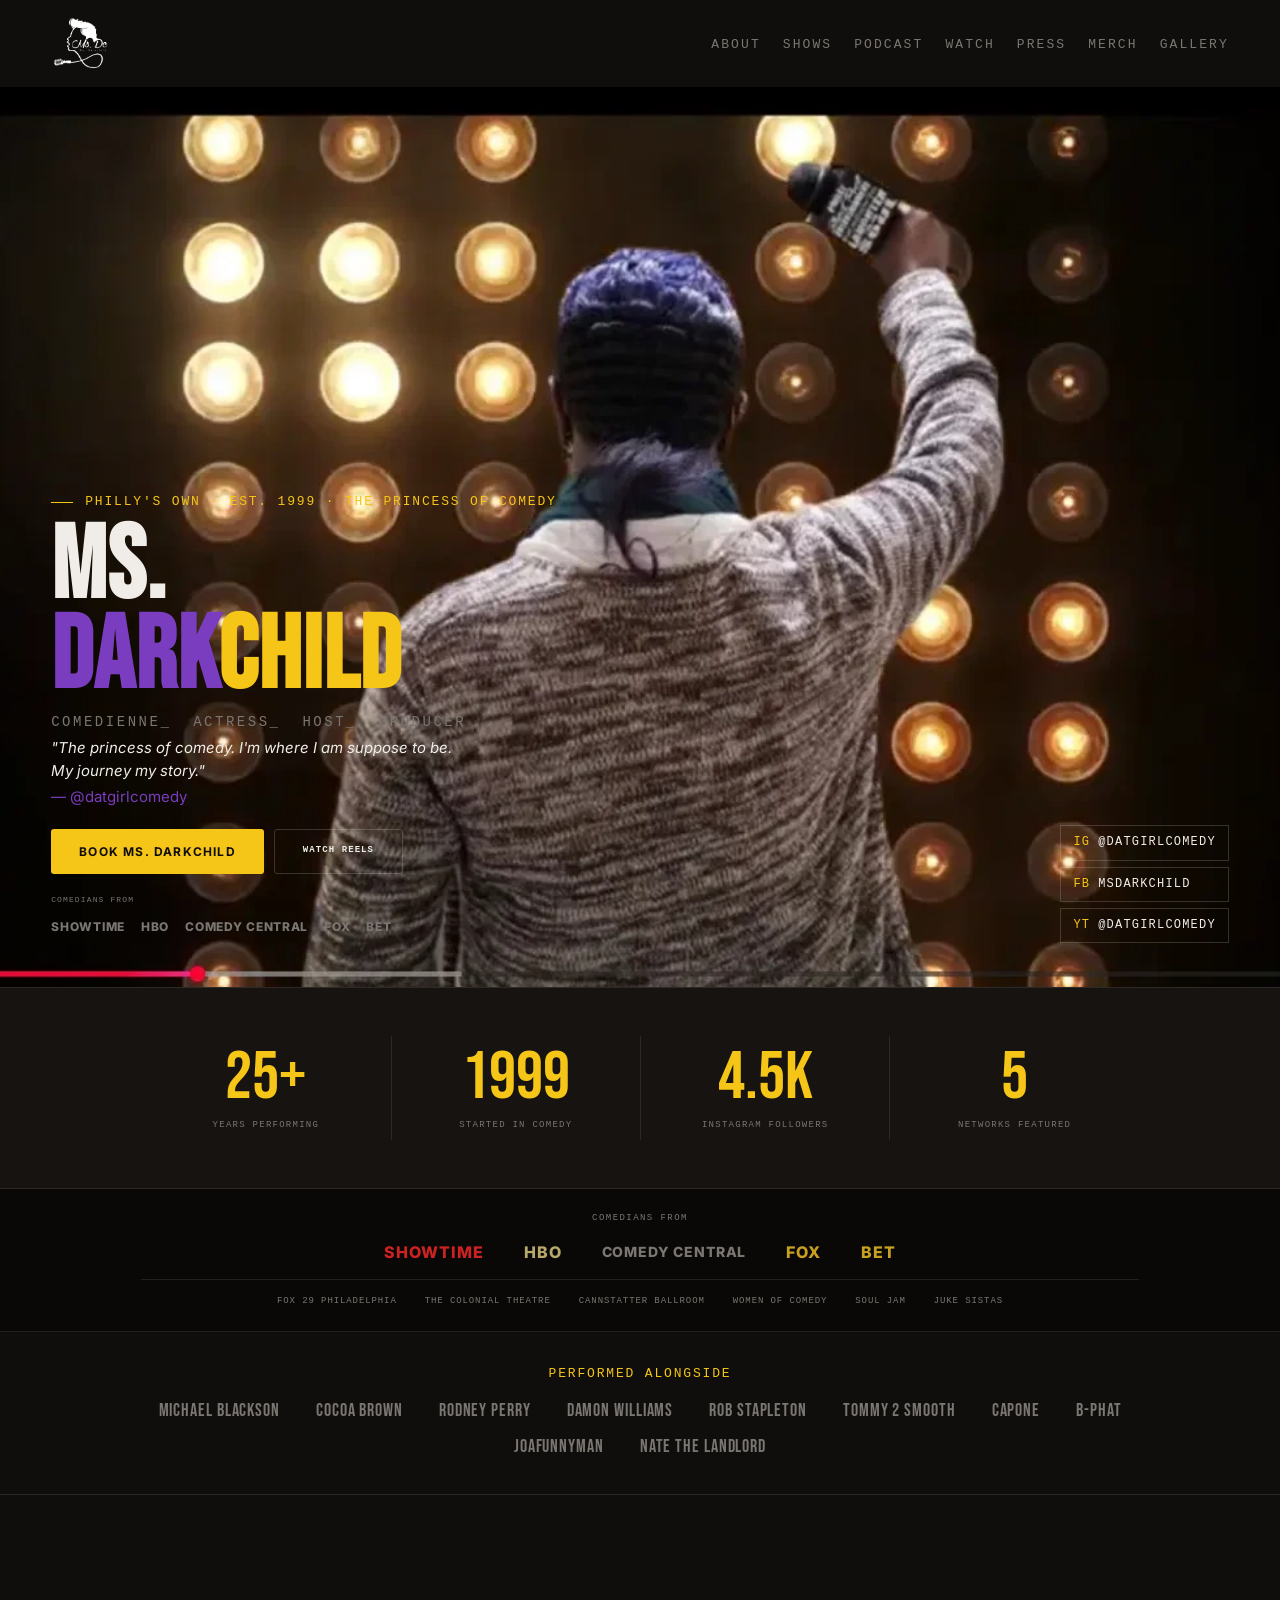
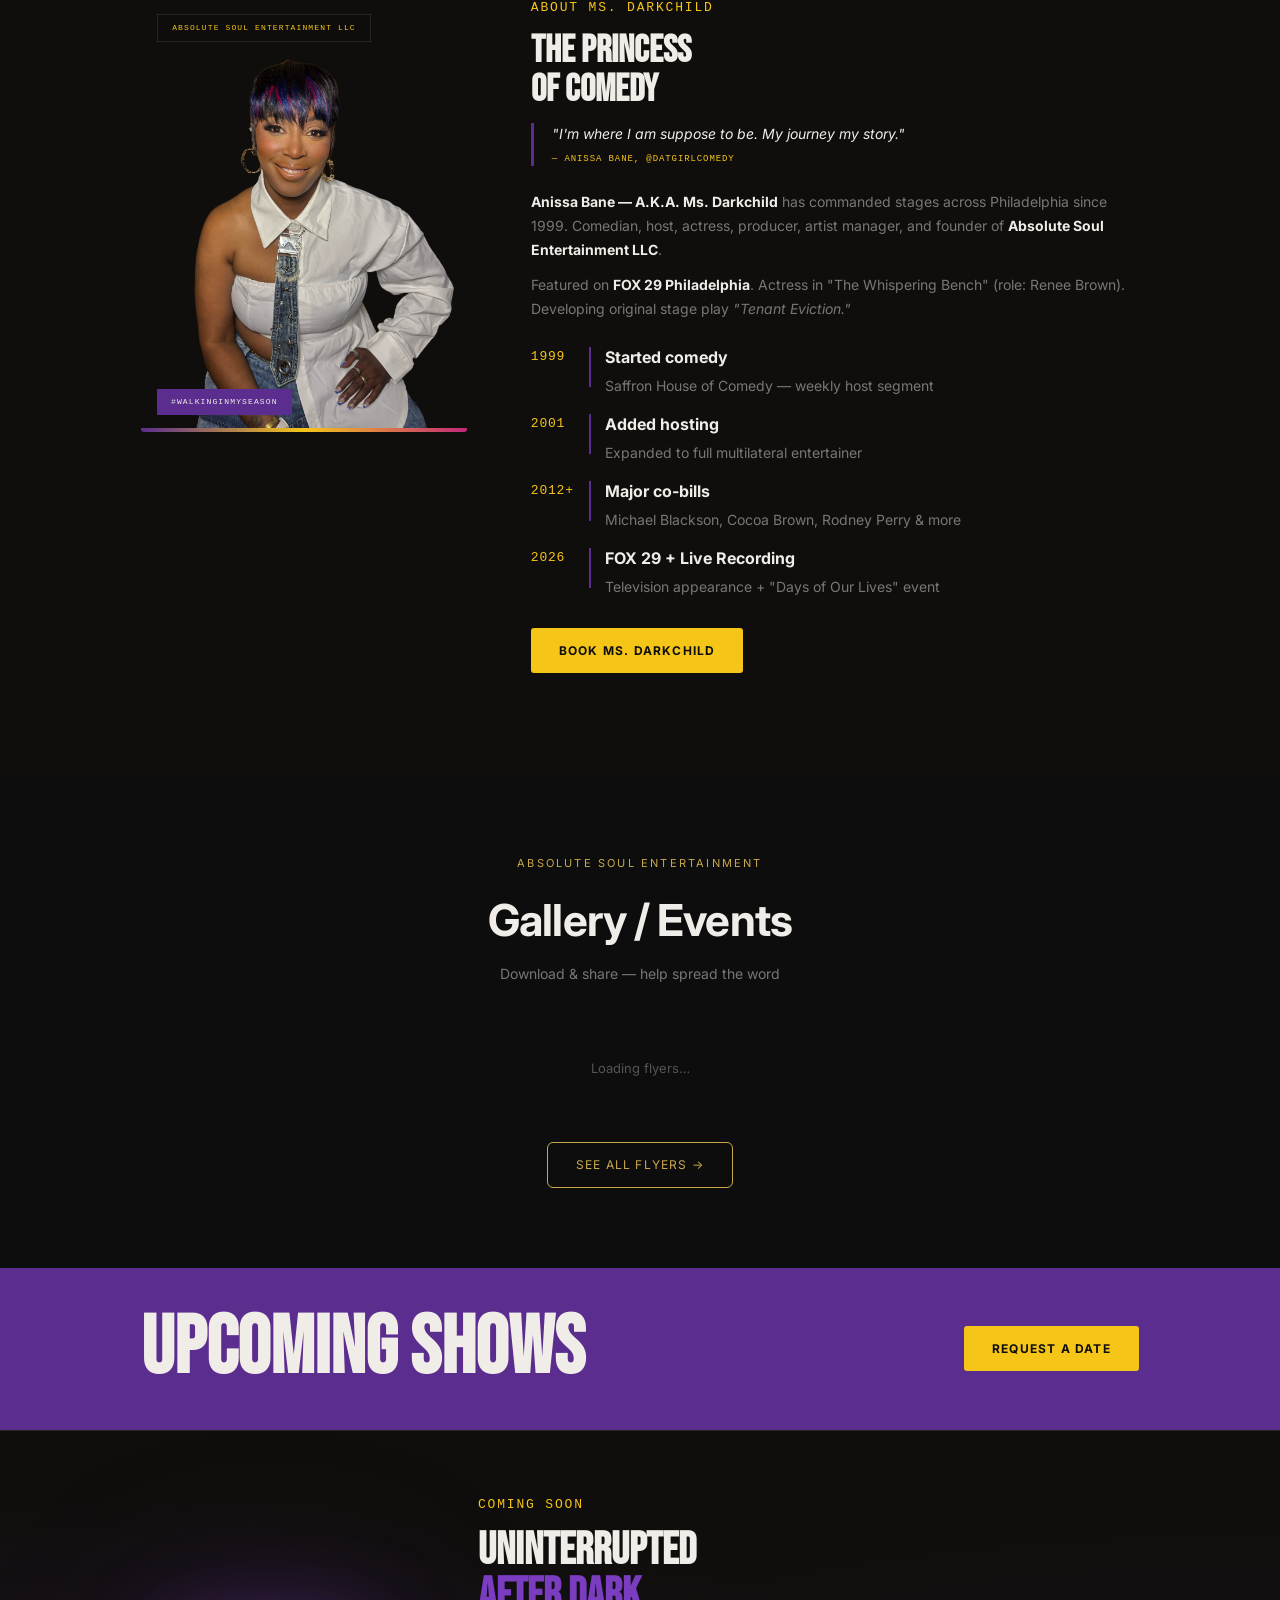
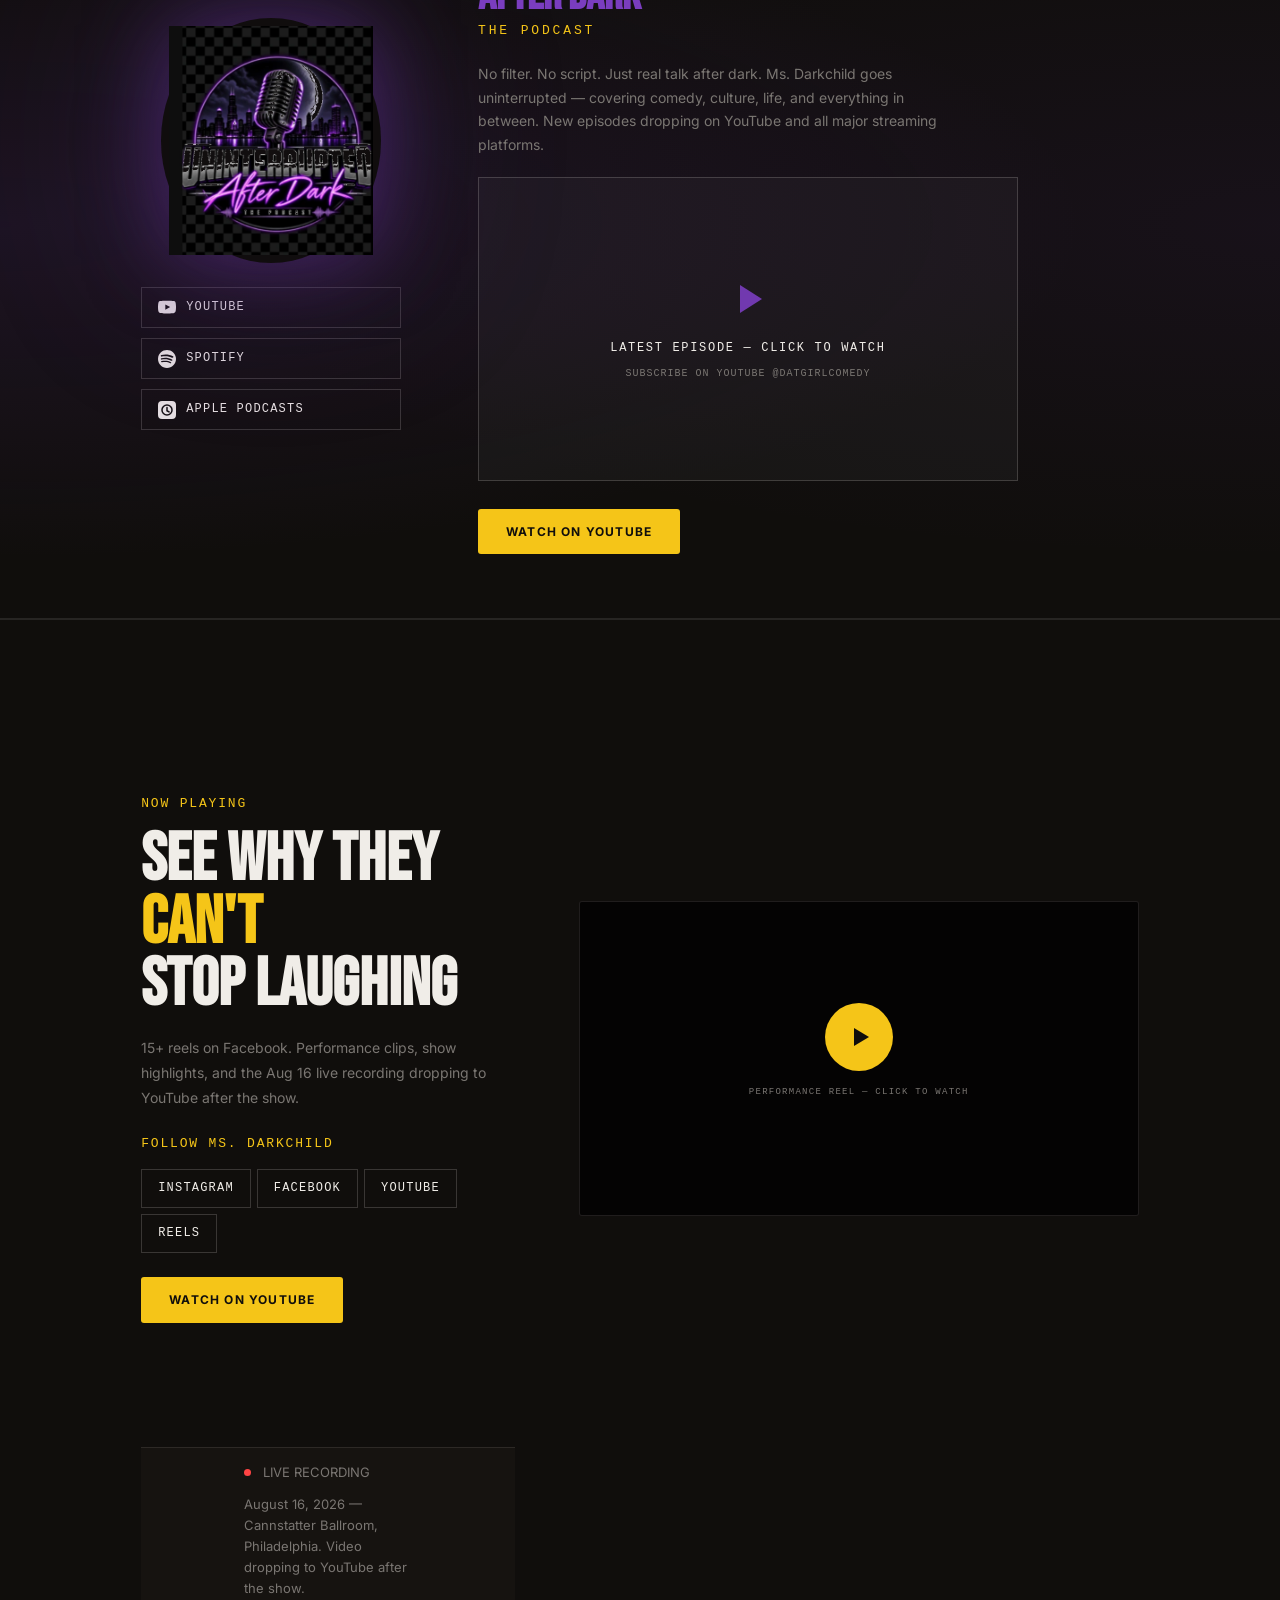
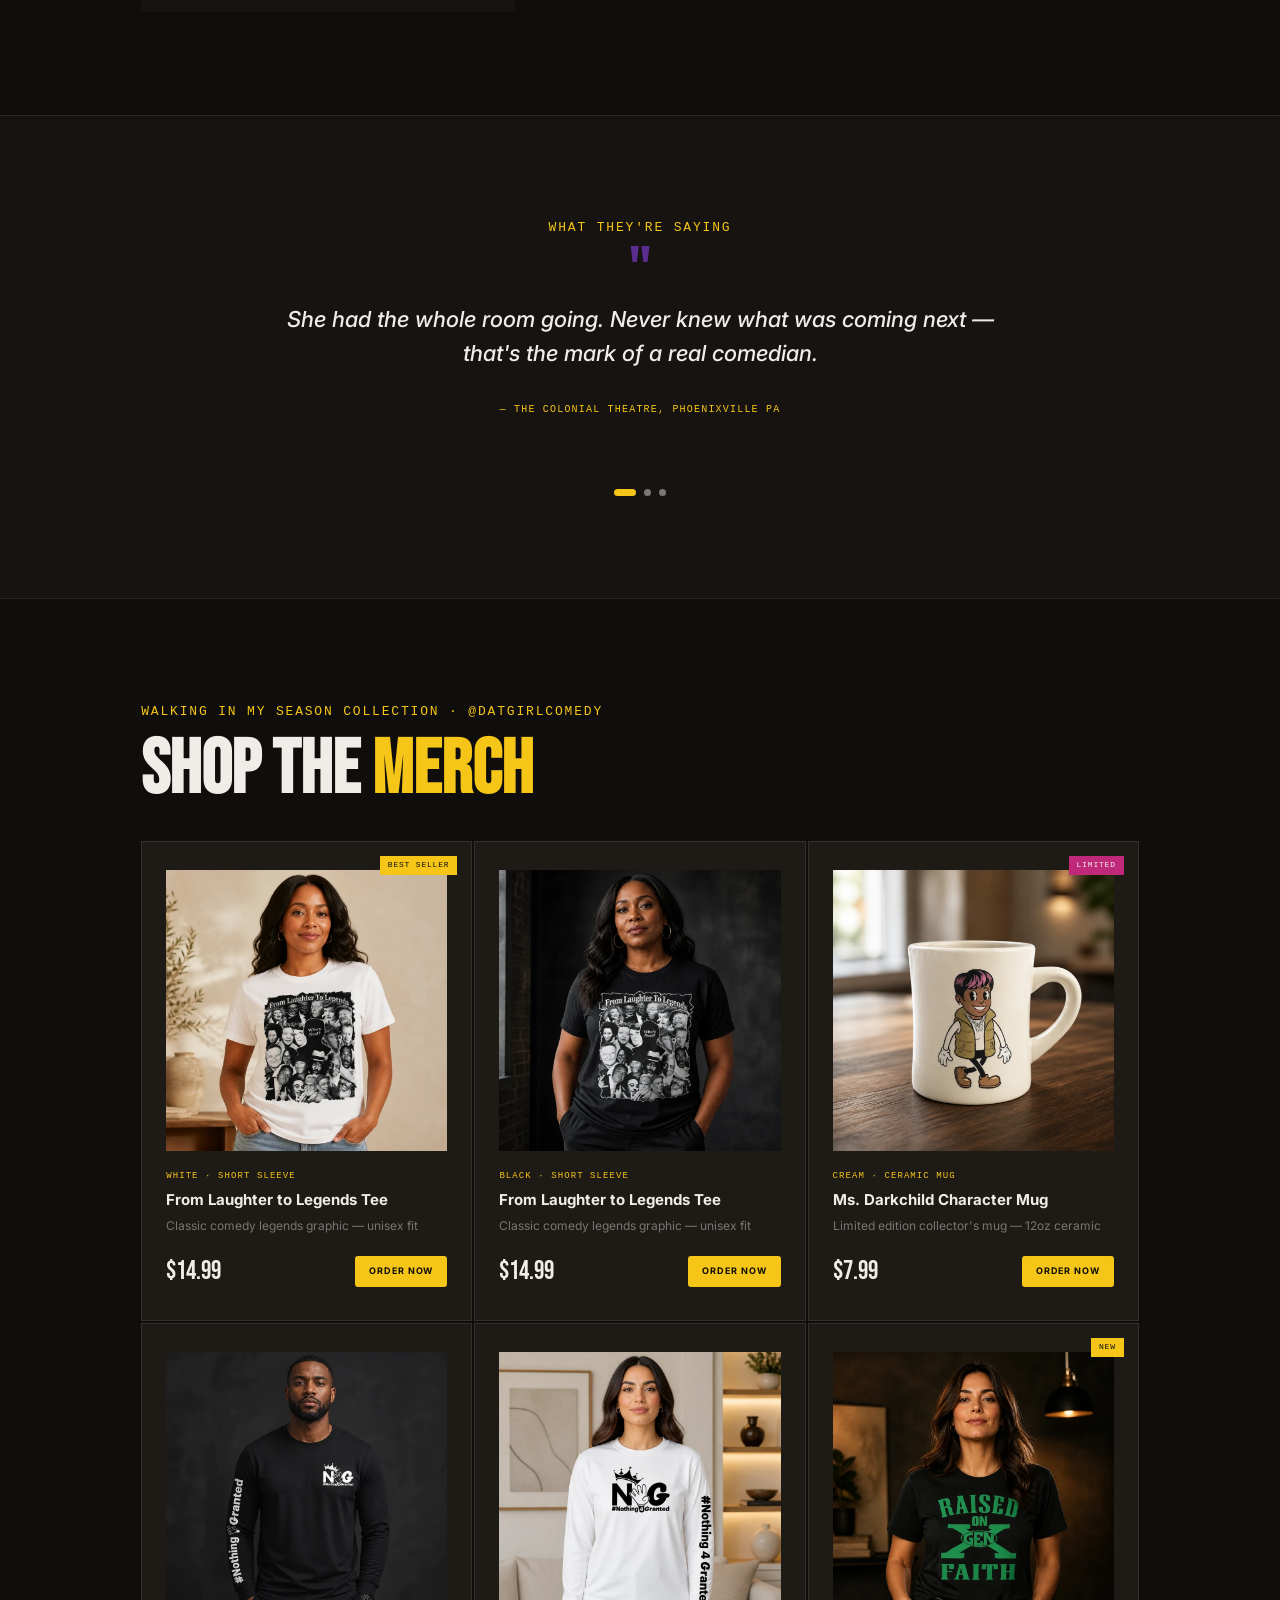
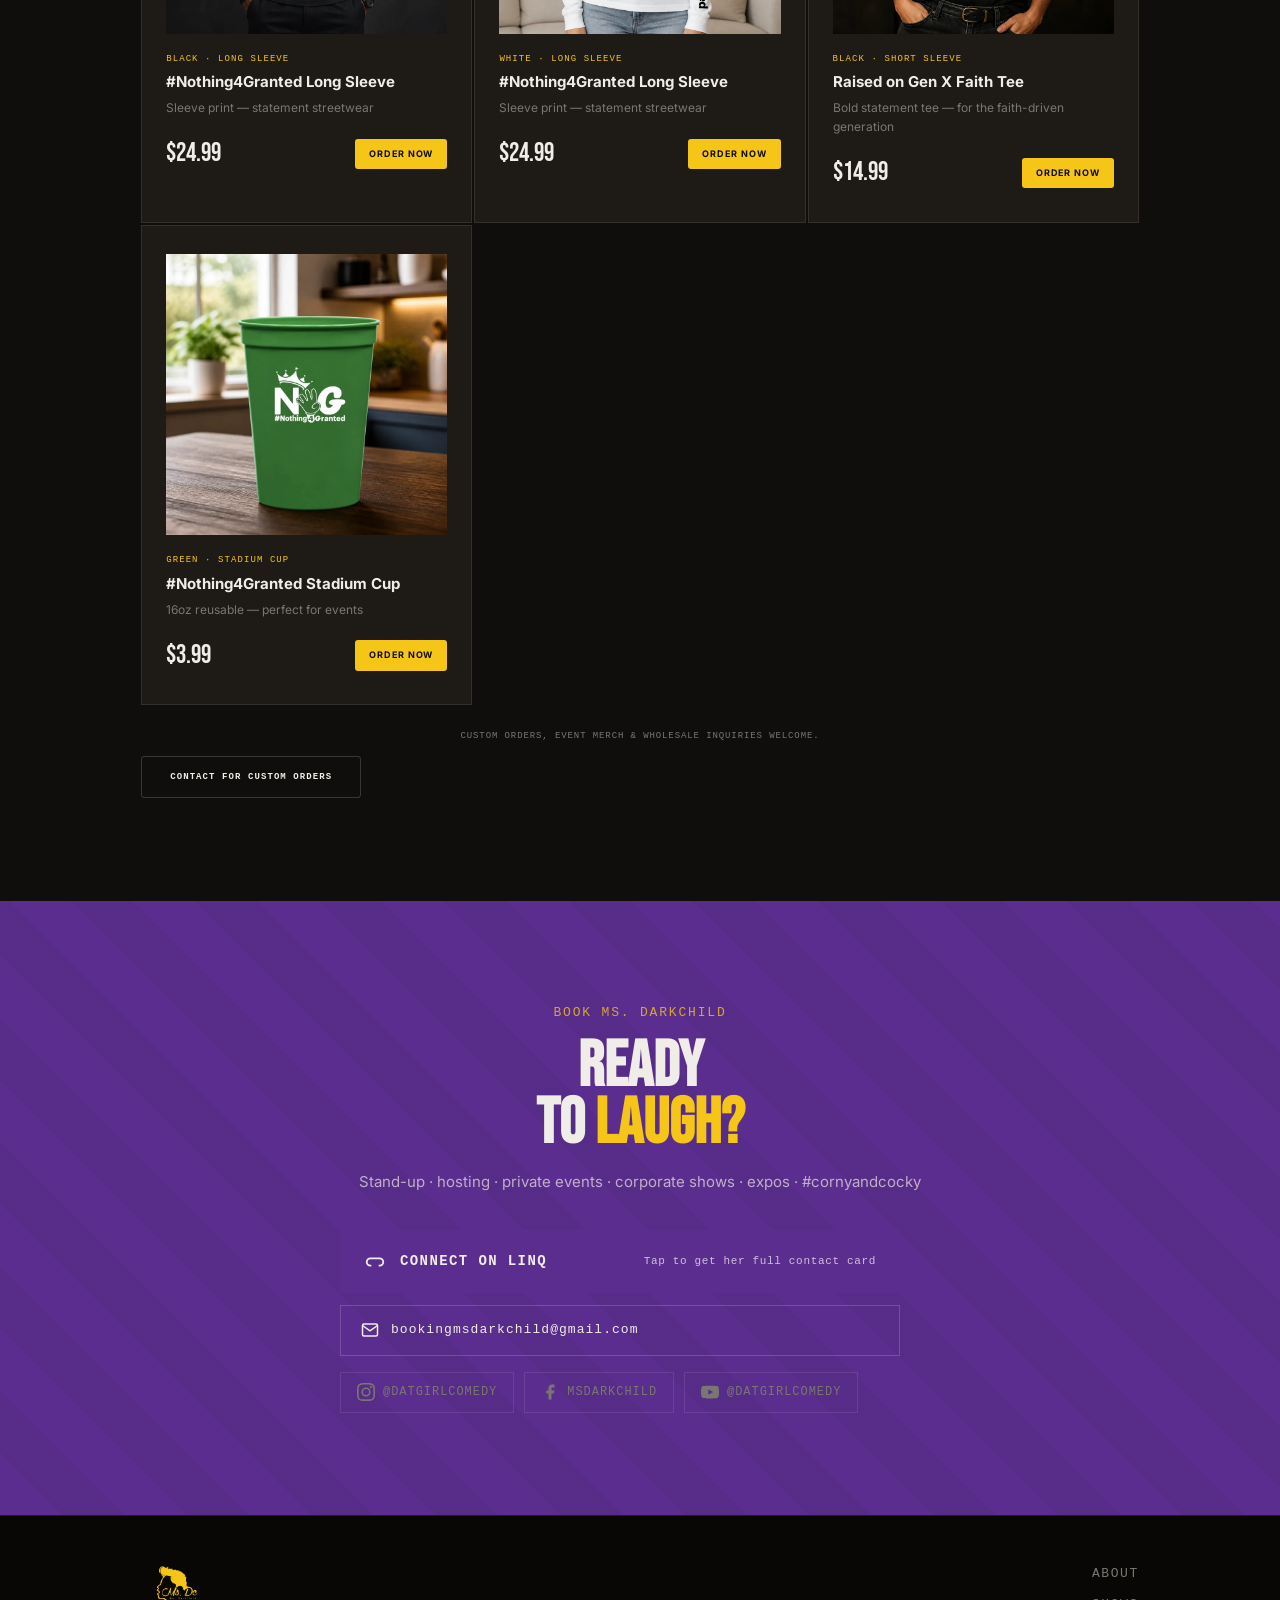
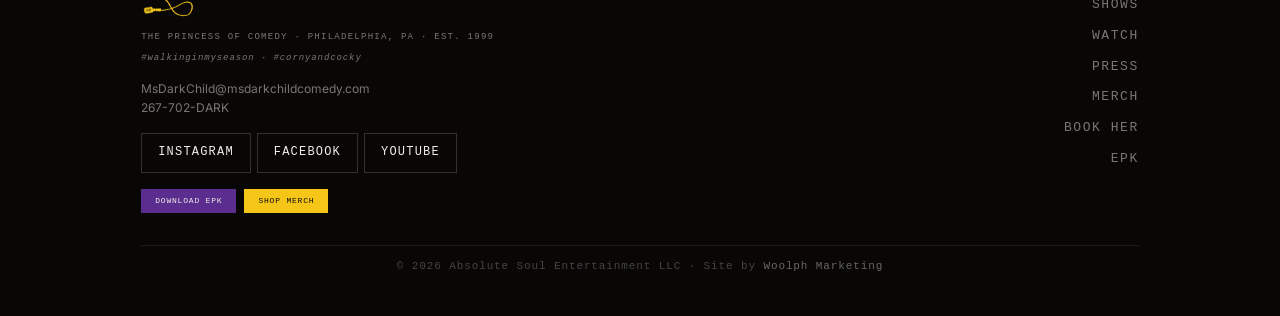
<file: index.html>
<!DOCTYPE html>
<html lang="en">
<head>
  <meta charset="UTF-8">
  <meta name="viewport" content="width=device-width, initial-scale=1.0">

  <!-- SEO -->
  <title>Ms. Darkchild | The Princess of Comedy | Philadelphia Comedian</title>
  <meta name="description" content="Anissa Bane — Ms. Darkchild, Philadelphia's Princess of Comedy. Stand-up, hosting, corporate events & private shows. Performing since 1999. Book her today.">
  <link rel="canonical" href="https://msdarkchildcomedy.com/">

  <!-- Open Graph -->
  <meta property="og:type"         content="website">
  <meta property="og:url"          content="https://msdarkchildcomedy.com/">
  <meta property="og:site_name"    content="Ms. Darkchild">
  <meta property="og:title"        content="Ms. Darkchild | The Princess of Comedy">
  <meta property="og:description"  content="Philadelphia's own Ms. Darkchild — comedian, host, actress, and producer. Performing since 1999. Book her for your next event.">
  <meta property="og:image"        content="https://msdarkchildcomedy.com/assets/images/social-card-v3.jpg">
  <meta property="og:image:secure_url" content="https://msdarkchildcomedy.com/assets/images/social-card-v3.jpg">
  <meta property="og:image:width"  content="1200">
  <meta property="og:image:height" content="630">
  <meta property="og:image:type"   content="image/jpeg">
  <meta property="og:image:alt"    content="Ms. Darkchild — The Princess of Comedy. Philadelphia comedian, host and actress, performing since 1999.">

  <!-- Twitter Card -->
  <meta name="twitter:card"        content="summary_large_image">
  <meta name="twitter:site"        content="@Datgirlcomedy">
  <meta name="twitter:title"       content="Ms. Darkchild | The Princess of Comedy">
  <meta name="twitter:description" content="Philadelphia's own Ms. Darkchild — comedian, host, actress &amp; producer. Book her today.">
  <meta name="twitter:image"       content="https://msdarkchildcomedy.com/assets/images/social-card-v3.jpg">
  <meta name="twitter:image:alt"   content="Ms. Darkchild — The Princess of Comedy. Philadelphia comedian, host and actress, performing since 1999.">

  <!-- Fonts -->
  <link rel="preconnect" href="https://fonts.googleapis.com">
  <link rel="preconnect" href="https://fonts.gstatic.com" crossorigin>
  <link href="https://fonts.googleapis.com/css2?family=Bebas+Neue&family=Inter:wght@400;500;600;700&display=swap" rel="stylesheet">

  <!-- Styles -->
  <link rel="stylesheet" href="assets/css/styles.css">

  <!-- Structured Data — Person schema -->
  <script type="application/ld+json">
  {
    "@context": "https://schema.org",
    "@type": "Person",
    "name": "Ms. Darkchild",
    "alternateName": "Anissa Bane",
    "jobTitle": "Stand-Up Comedian, Host, Actress",
    "description": "Philadelphia comedian, host, actress and producer since 1999. The Princess of Comedy.",
    "url": "https://msdarkchildcomedy.com/",
    "image": "https://msdarkchildcomedy.com/assets/images/headshot.webp",
    "telephone": "+12677023275",
    "email": "MsDarkChild@msdarkchildcomedy.com",
    "address": {
      "@type": "PostalAddress",
      "addressLocality": "Philadelphia",
      "addressRegion": "PA",
      "addressCountry": "US"
    },
    "sameAs": [
      "https://www.instagram.com/datgirlcomedy/",
      "https://www.facebook.com/Msdarkchild",
      "https://www.youtube.com/@Datgirlcomedy"
    ]
  }
  </script>
</head>

<body>

  <!-- ═══════════════════════════════════════
       NAV
  ═══════════════════════════════════════ -->
  <nav class="nav" id="nav" role="navigation" aria-label="Main navigation">
    <a href="#hero" class="nav__logo"><img src= "assets/images/logo-white.webp" alt="Ms. Darkchild" width="697" height="645" style="height:54px;width:auto;display:block;"></a>

    <ul class="nav__links" role="list">
      <li><a href="#about">About</a></li>
      <li><a href="#shows">Shows</a></li>
      <li><a href="#podcast">Podcast</a></li>
      <li><a href="#watch">Watch</a></li>
      <li><a href="#press">Press</a></li>
      <li><a href="#merch">Merch</a></li>
      <li><a href="pages/flyers.html">Gallery</a></li>
    </ul>
    
    <button class="nav__toggle" id="nav-toggle" aria-label="Open menu" aria-expanded="false">
      <span></span><span></span><span></span>
    </button>
  </nav>

  <!-- Mobile nav drawer -->
  <div class="nav__drawer" id="nav-drawer" aria-hidden="true">
    <ul role="list">
      <li><a href="#about"   onclick="closeNav()">About</a></li>
      <li><a href="#shows"   onclick="closeNav()">Shows</a></li>
      <li><a href="#watch"   onclick="closeNav()">Watch</a></li>
      <li><a href="#press"   onclick="closeNav()">Press</a></li>
      <li><a href="#merch"   onclick="closeNav()">Merch</a></li>
      <li><a href="pages/flyers.html" onclick="closeNav()">Flyers</a></li>
      <li><a href="#booking" onclick="closeNav()" class="btn btn--gold btn--block">Book Her</a></li>
    </ul>
  </div>

  <!-- ═══════════════════════════════════════
       HERO
  ═══════════════════════════════════════ -->
  <section class="hero" id="hero" aria-label="Ms. Darkchild hero">

    <!-- Photo right panel — swap src when hi-res available -->
    <div class="hero__photo">
      <img
        src="assets/images/hero.webp"        alt="Ms. Darkchild — mic raised to a wall of stage lights. Philadelphia comedian, host and actress since 1999."
        width="1327" height="690"
        fetchpriority="high"
      >
    </div>

    <!-- Left gradient overlay -->
    <div class="hero__overlay" aria-hidden="true"></div>

    <!-- Stage light beams -->
    <div class="hero__beams" aria-hidden="true">
      <div class="beam beam--1"></div>
      <div class="beam beam--2"></div>
      <div class="beam beam--3"></div>
    </div>

    <!-- Content -->
    <div class="hero__content">

      <p class="eyebrow eyebrow--mono hero__crown">
        <span class="eyebrow__line" aria-hidden="true"></span>
        PHILLY'S OWN · EST. 1999 · THE PRINCESS OF COMEDY
      </p>

      <h1 class="hero__name">
        <span class="hero__ms">Ms.</span>
        <br>
        <span class="hero__dark">Dark</span><span class="hero__child">child</span>
      </h1>

      <p class="hero__roles">
        COMEDIENNE_&nbsp; ACTRESS_&nbsp; HOST_&nbsp; PRODUCER
      </p>

      <blockquote class="hero__quote">
        "The princess of comedy. I'm where I am suppose to be.
        My journey my story."
        <cite>— @datgirlcomedy</cite>
      </blockquote>

      <div class="hero__actions">
        <a href="#booking" class="btn btn--gold">Book Ms. Darkchild</a>
        
        <a href="#watch"   class="btn btn--outline">Watch Reels</a>
      </div>

      <!-- Network logos -->
      <div class="hero__networks">
        <p class="networks__label">Comedians from</p>
        <div class="networks__logos" aria-label="SHOWTIME, HBO, COMEDY CENTRAL, FOX, BET">
          <span>SHOWTIME</span>
          <span>HBO</span>
          <span>COMEDY CENTRAL</span>
          <span>FOX</span>
          <span>BET</span>
        </div>
      </div>
    </div>

    <!-- Vertical socials -->
    <div class="hero__socials">
      <a href="https://www.instagram.com/datgirlcomedy/" target="_blank" rel="noopener" aria-label="Instagram @datgirlcomedy">
        <span class="social-label">IG</span><span class="social-handle">@datgirlcomedy</span>
      </a>
      <a href="https://www.facebook.com/Msdarkchild" target="_blank" rel="noopener" aria-label="Facebook Msdarkchild">
        <span class="social-label">FB</span><span class="social-handle">Msdarkchild</span>
      </a>
      <a href="https://www.youtube.com/@Datgirlcomedy" target="_blank" rel="noopener" aria-label="YouTube @Datgirlcomedy">
        <span class="social-label">YT</span><span class="social-handle">@Datgirlcomedy</span>
      </a>
    </div>

  </section>

  <!-- ═══════════════════════════════════════
       IMPACT STATS
  ═══════════════════════════════════════ -->
  <section class="impact" aria-label="Career statistics">
    <div class="container">
      <div class="impact__grid">
        <div class="impact__stat">
          <span class="impact__num">25+</span>
          <span class="impact__label">Years Performing</span>
        </div>
        <div class="impact__stat">
          <span class="impact__num">1999</span>
          <span class="impact__label">Started in Comedy</span>
        </div>
        <div class="impact__stat">
          <span class="impact__num">4.5K</span>
          <span class="impact__label">Instagram Followers</span>
        </div>
        <div class="impact__stat">
          <span class="impact__num">5</span>
          <span class="impact__label">Networks Featured</span>
        </div>
      </div>
    </div>
  </section>

  <!-- Network / Press logos bar -->
  <section class="network-bar" aria-label="Featured on">
    <div class="container">
      <p class="network-bar__label">Comedians From</p>
      <div class="network-bar__logos">
        <span class="net-showtime">SHOWTIME</span>
        <span class="net-hbo">HBO</span>
        <span class="net-cc">COMEDY CENTRAL</span>
        <span class="net-fox">FOX</span>
        <span class="net-bet">BET</span>
      </div>
      <div class="press-strip">
        <span>FOX 29 Philadelphia</span>
        <span>The Colonial Theatre</span>
        <span>Cannstatter Ballroom</span>
        <span>Women of Comedy</span>
        <span>Soul Jam</span>
        <span>Juke Sistas</span>
      </div>
    </div>
  </section>

  <!-- Co-bills strip -->
  <section class="cobills" aria-label="Performed alongside">
    <div class="container">
      <p class="eyebrow eyebrow--mono cobills__label">Performed Alongside</p>
      <div class="cobills__names">
        <span>Michael Blackson</span><span>Cocoa Brown</span><span>Rodney Perry</span>
        <span>Damon Williams</span><span>Rob Stapleton</span><span>Tommy 2 Smooth</span>
        <span>Capone</span><span>B-Phat</span><span>JoaFunnyMan</span><span>Nate The Landlord</span>
      </div>
    </div>
  </section>

  <!-- ═══════════════════════════════════════
       ABOUT
  ═══════════════════════════════════════ -->
  <section class="about section" id="about" aria-labelledby="about-heading">
    <div class="container">
      <div class="about__grid">

        <!-- Photo card -->
        <div class="about__photo-wrap">
          <div class="about__photo-card">
            <img
            src="assets/images/headshot.png"             
              alt="Ms. Darkchild headshot — Anissa Bane, Philadelphia comedian"
              width="800" height="1067"
              loading="lazy"
            >
            <div class="about__photo-bar" aria-hidden="true"></div>
          </div>
          <div class="about__badge about__badge--top">Absolute Soul Entertainment LLC</div>
          <div class="about__badge about__badge--bottom">#walkinginmyseason</div>
        </div>

        <!-- Text -->
        <div class="about__text">
          <p class="eyebrow eyebrow--mono">About Ms. Darkchild</p>
          <h2 class="about__heading" id="about-heading">
            The Princess<br>of Comedy
          </h2>

          <blockquote class="about__quote">
            <p>"I'm where I am suppose to be. My journey my story."</p>
            <cite>— Anissa Bane, @datgirlcomedy</cite>
          </blockquote>

          <p class="about__copy">
            <strong>Anissa Bane — A.K.A. Ms. Darkchild</strong> has commanded stages
            across Philadelphia since 1999. Comedian, host, actress, producer, artist manager,
            and founder of <strong>Absolute Soul Entertainment LLC</strong>.
          </p>
          <p class="about__copy">
            Featured on <strong class="accent--pink">FOX 29 Philadelphia</strong>.
            Actress in "The Whispering Bench" (role: Renee Brown).
            Developing original stage play <em>"Tenant Eviction."</em>
          </p>

          <!-- Timeline -->
          <ul class="timeline" aria-label="Career milestones">
            <li class="timeline__item">
              <span class="timeline__year">1999</span>
              <div class="timeline__bar" aria-hidden="true"></div>
              <div class="timeline__text">
                <strong>Started comedy</strong>
                <span>Saffron House of Comedy — weekly host segment</span>
              </div>
            </li>
            <li class="timeline__item">
              <span class="timeline__year">2001</span>
              <div class="timeline__bar" aria-hidden="true"></div>
              <div class="timeline__text">
                <strong>Added hosting</strong>
                <span>Expanded to full multilateral entertainer</span>
              </div>
            </li>
            <li class="timeline__item">
              <span class="timeline__year">2012+</span>
              <div class="timeline__bar" aria-hidden="true"></div>
              <div class="timeline__text">
                <strong>Major co-bills</strong>
                <span>Michael Blackson, Cocoa Brown, Rodney Perry &amp; more</span>
              </div>
            </li>
            <li class="timeline__item">
              <span class="timeline__year">2026</span>
              <div class="timeline__bar" aria-hidden="true"></div>
              <div class="timeline__text">
                <strong>FOX 29 + Live Recording</strong>
                <span>Television appearance + "Days of Our Lives" event</span>
              </div>
            </li>
          </ul>

          <a href="#booking" class="btn btn--gold">Book Ms. Darkchild</a>
        </div>

      </div>
    </div>
  </section>

  <!-- ═══════════════════════════════════════
       SHOWS — Aug 16 featured + full list
  ═══════════════════════════════════════ -->
<!-- FLYERS PREVIEW SECTION v2 -->
  
  <section id="flyers" style="padding: 5rem 1.5rem; background: #0d0d0d; text-align: center;">
 
  <p style="font-size: 11px; letter-spacing: 0.2em; text-transform: uppercase; color: #C9A84C; margin-bottom: 0.75rem;">
    Absolute Soul Entertainment
  </p>
  <h2 style="font-size: clamp(1.75rem, 5vw, 2.75rem); font-weight: 700; letter-spacing: -0.02em; margin-bottom: 0.5rem;">
    Gallery / Events
  </h2>
  <p style="font-size: 14px; color: #777; margin-bottom: 2.5rem;">
    Download &amp; share — help spread the word
  </p>
 
  <div id="home-flyers-grid" style="
    display: grid;
    grid-template-columns: repeat(auto-fill, minmax(180px, 1fr));
    gap: 1rem;
    max-width: 700px;
    margin: 0 auto 2rem;
  ">
    <p style="color: #555; font-size: 13px; grid-column: 1/-1; padding: 2rem 0;">Loading flyers…</p>
  </div>
 
  <a href="pages/flyers.html" style="
    display: inline-block;
    border: 1px solid #C9A84C;
    color: #C9A84C;
    padding: 12px 28px;
    border-radius: 6px;
    font-size: 12px;
    letter-spacing: 0.1em;
    text-transform: uppercase;
    text-decoration: none;
  ">See All Flyers →</a>
 
</section>
 
<script>
(function() {
  var REPO   = 'aaron2047/darkchild-site';
  var BRANCH = 'main';
  var FOLDER = 'assets/flyers';
  var RAW    = 'https://raw.githubusercontent.com/' + REPO + '/' + BRANCH;
 
  fetch('https://api.github.com/repos/' + REPO + '/contents/' + FOLDER)
    .then(function(r) { return r.ok ? r.json() : []; })
    .then(function(files) {
      var images = files
        .filter(function(f) { return /\.(jpg|jpeg|png|webp|gif)$/i.test(f.name); })
        .reverse()
        .slice(0, 3);
 
      var grid = document.getElementById('home-flyers-grid');
 
      if (!images.length) {
        grid.innerHTML = '<p style="color:#555;font-size:13px;grid-column:1/-1;padding:2rem 0;">Flyers coming soon — check back!</p>';
        return;
      }
 
      grid.innerHTML = images.map(function(f) {
        var src = RAW + '/' + f.path;
        return '<a href="pages/flyers.html" style="display:block;border-radius:8px;overflow:hidden;border:1px solid rgba(201,168,76,0.2);transition:transform 0.2s;" onmouseover="this.style.transform=\'translateY(-3px)\'" onmouseout="this.style.transform=\'\'"><img src="' + src + '" alt="Event flyer" style="width:100%;aspect-ratio:3/4;object-fit:cover;display:block;" loading="lazy"></a>';
      }).join('');
    })
    .catch(function() {});
})();
</script>
<!-- END FLYERS PREVIEW SECTION -->
  <section class="shows" id="shows" aria-labelledby="shows-heading">

    <!-- Purple section header -->
    <div class="shows__header">
      <div class="container">
        <div class="shows__header-inner">
          <h2 class="shows__title" id="shows-heading">Upcoming Shows</h2>
          <a href="#booking" class="btn btn--gold">Request a Date</a>
        </div>
      </div>
    </div>

    
  </section>


  <!-- ═══════════════════════════════════════
       PODCAST — Uninterrupted After Dark
  ═══════════════════════════════════════ -->
  <section class="podcast section" id="podcast" aria-labelledby="podcast-heading">
    <div class="podcast__bg-glow" aria-hidden="true"></div>
    <div class="container">
      <div class="podcast__grid">

        <!-- Logo / Art -->
        <div class="podcast__art">
          <div class="podcast__logo-wrap">
            <img
              src="assets/images/podcast-logo.webp"
              alt="Uninterrupted After Dark — The Podcast with Ms. Darkchild"
              width="443" height="599"
              loading="lazy"
            >
          </div>
          <!-- Streaming badges -->
          <div class="podcast__badges">
            <a href="https://www.youtube.com/@Datgirlcomedy" target="_blank" rel="noopener" class="podcast__badge">
              <svg width="18" height="18" viewBox="0 0 24 24" fill="currentColor"><path d="M23.5 6.2a3 3 0 0 0-2.1-2.1C19.5 3.5 12 3.5 12 3.5s-7.5 0-9.4.6A3 3 0 0 0 .5 6.2 31 31 0 0 0 0 12a31 31 0 0 0 .5 5.8 3 3 0 0 0 2.1 2.1c1.9.6 9.4.6 9.4.6s7.5 0 9.4-.6a3 3 0 0 0 2.1-2.1A31 31 0 0 0 24 12a31 31 0 0 0-.5-5.8zM9.75 15.5v-7l6.5 3.5-6.5 3.5z"/></svg>
              YouTube
            </a>
            <a href="#" class="podcast__badge">
              <svg width="18" height="18" viewBox="0 0 24 24" fill="currentColor"><path d="M12 0C5.4 0 0 5.4 0 12s5.4 12 12 12 12-5.4 12-12S18.6 0 12 0zm5.5 17.3c-.2.4-.7.5-1.1.3-3-1.8-6.8-2.2-11.3-1.2-.4.1-.9-.2-1-.6-.1-.4.2-.9.6-1 4.9-1.1 9.1-.6 12.5 1.4.4.2.5.7.3 1.1zm1.5-3.3c-.3.4-.8.6-1.3.3-3.4-2.1-8.6-2.7-12.7-1.5-.5.2-1-.1-1.2-.6-.2-.5.1-1 .6-1.2 4.6-1.4 10.4-.7 14.3 1.7.4.3.6.8.3 1.3zm.1-3.4C15.6 8 8.7 7.7 5.1 8.8c-.6.2-1.2-.2-1.4-.7-.2-.6.2-1.2.7-1.4 4.2-1.3 11.2-1 15.6 1.5.5.3.7 1 .4 1.5-.3.5-1 .7-1.5.4l.1-.1z"/></svg>
              Spotify
            </a>
            <a href="#" class="podcast__badge">
              <svg width="18" height="18" viewBox="0 0 24 24" fill="currentColor"><path d="M5.4 0A5.4 5.4 0 0 0 0 5.4v13.2A5.4 5.4 0 0 0 5.4 24h13.2A5.4 5.4 0 0 0 24 18.6V5.4A5.4 5.4 0 0 0 18.6 0H5.4zm6.6 4.3a7.7 7.7 0 1 1 0 15.4A7.7 7.7 0 0 1 12 4.3zm0 2a5.7 5.7 0 1 0 0 11.4A5.7 5.7 0 0 0 12 6.3zm0 1.4a1 1 0 0 1 1 1v3.7l2.2 1.3a1 1 0 1 1-1 1.7L11.5 14a1 1 0 0 1-.5-.9V8.7a1 1 0 0 1 1-1z"/></svg>
              Apple Podcasts
            </a>
          </div>
        </div>

        <!-- Text + Video -->
        <div class="podcast__content">
          <p class="eyebrow eyebrow--mono">Coming Soon</p>
          <h2 class="podcast__title" id="podcast-heading">
            Uninterrupted<br><span>After Dark</span>
          </h2>
          <p class="podcast__tagline">The Podcast</p>
          <p class="podcast__copy">
            No filter. No script. Just real talk after dark. Ms. Darkchild goes uninterrupted — 
            covering comedy, culture, life, and everything in between. 
            New episodes dropping on YouTube and all major streaming platforms.
          </p>

         <!-- Video embed — auto-loads from assets/data/videos.json -->
          <div class="podcast__video-wrap">
            <div class="podcast__video-placeholder" id="podcast-player" onclick="loadPodcastVideo()">
              <div class="podcast__play-icon" aria-hidden="true">
                <svg width="48" height="48" viewBox="0 0 24 24" fill="currentColor"><path d="M8 5v14l11-7z"/></svg>
              </div>
              <p class="podcast__video-label" id="podcast-video-label">LATEST EPISODE — CLICK TO WATCH</p>
              <p class="podcast__video-sub">Subscribe on YouTube @Datgirlcomedy</p>
            </div>
            <div id="podcast-video-frame" style="display:none; width:100%; height:100%;"></div>
          </div>

          <a href="https://www.youtube.com/@Datgirlcomedy" target="_blank" rel="noopener" class="btn btn--gold">
            Watch on YouTube
          </a>
        </div>

      </div>
    </div>
  </section>
  <section class="watch section" id="watch" aria-labelledby="watch-heading">
    <div class="container">
      <div class="watch__grid">
        <div class="watch__text">
          <p class="eyebrow eyebrow--mono">Now Playing</p>
          <h2 id="watch-heading" class="watch__heading">
            See Why They<br><span class="accent--gold">Can't</span><br>Stop Laughing
          </h2>
          <p class="watch__copy">
            15+ reels on Facebook. Performance clips, show highlights, and the Aug 16
            live recording dropping to YouTube after the show.
          </p>

          <div class="watch__socials">
            <p class="eyebrow eyebrow--mono">Follow Ms. Darkchild</p>
            <div class="watch__social-pills">
              <a href="https://www.instagram.com/datgirlcomedy/" target="_blank" rel="noopener">INSTAGRAM</a>
              <a href="https://www.facebook.com/Msdarkchild"     target="_blank" rel="noopener">FACEBOOK</a>
              <a href="https://www.youtube.com/@Datgirlcomedy"   target="_blank" rel="noopener">YOUTUBE</a>
              <a href="https://www.facebook.com/Msdarkchild/owner_reels" target="_blank" rel="noopener">REELS</a>
            </div>
          </div>

          <a href="https://www.youtube.com/@Datgirlcomedy" class="btn btn--gold" target="_blank" rel="noopener">
            Watch on YouTube
          </a>
        </div>

        <!-- YouTube embed slot — auto-loads from assets/data/videos.json -->
        <div class="watch__embed">
          <div class="watch__embed-placeholder" id="video-placeholder">
            <button class="play-btn" onclick="loadVideo()" aria-label="Load video reel">
              <svg width="24" height="24" viewBox="0 0 24 24" fill="none" aria-hidden="true">
                <polygon points="7,3 22,12 7,21" fill="#100E0C"/>
              </svg>
            </button>
            <p id="reel-video-label">Performance Reel — Click to Watch</p>
            <span id="reel-video-sub">Aug 16 recording dropping soon</span>
          </div>
          <div id="video-frame" style="display:none; width:100%; height:100%;">
            <!-- iframe injected by JS below -->
          </div>
        </div>
    <!-- Live recording alert -->
    <div class="watch__alert">
      <div class="container">
        <span class="live-dot" aria-hidden="true"></span>
        <span class="accent--recording">LIVE RECORDING</span>
        <span>August 16, 2026 — Cannstatter Ballroom, Philadelphia. Video dropping to YouTube after the show.</span>
      </div>
    </div>
  </section>

  <!-- ═══════════════════════════════════════
       PRESS / QUOTES
  ═══════════════════════════════════════ -->
  <section class="press section" id="press" aria-labelledby="press-heading">
    <div class="container">
      <p class="eyebrow eyebrow--mono" id="press-heading" style="text-align:center">What They're Saying</p>

      <div class="quotes" id="quotes" aria-live="polite">
        <blockquote class="quote quote--active" data-idx="0">
          <div class="quote__mark" aria-hidden="true">"</div>
          <p>She had the whole room going. Never knew what was coming next — that's the mark of a real comedian.</p>
          <footer><cite>— The Colonial Theatre, Phoenixville PA</cite></footer>
        </blockquote>
        <blockquote class="quote" data-idx="1">
          <div class="quote__mark" aria-hidden="true">"</div>
          <p>Ms. Darkchild brings a passion and a vision to comedy and hosting — she wants to revolutionize the way people view comedy.</p>
          <footer><cite>— Press Bio</cite></footer>
        </blockquote>
        <blockquote class="quote" data-idx="2">
          <div class="quote__mark" aria-hidden="true">"</div>
          <p>Beware is right. You truly never know what you're going to get — and that's exactly why you keep coming back.</p>
          <footer><cite>— Fan Review, GigSalad</cite></footer>
        </blockquote>
      </div>

      <div class="quote__dots" role="tablist" aria-label="Quote navigation">
        <button class="dot dot--active" data-q="0" aria-label="Quote 1" role="tab"></button>
        <button class="dot"             data-q="1" aria-label="Quote 2" role="tab"></button>
        <button class="dot"             data-q="2" aria-label="Quote 3" role="tab"></button>
      </div>
    </div>
  </section>

  <!-- ═══════════════════════════════════════
       MERCH
  ═══════════════════════════════════════ -->
  <section class="merch section" id="merch" aria-labelledby="merch-heading">
    <div class="container">
      <div class="merch__header">
        <p class="eyebrow eyebrow--mono">Walking in My Season Collection · @datgirlcomedy</p>
        <h2 id="merch-heading" class="merch__title">Shop the <span class="accent--gold">Merch</span></h2>
      </div>

      <div class="merch__grid">

        <!-- 1. From Laughter to Legends — White Tee (Women's) -->
        <article class="merch-card">
          <div class="merch-card__badge merch-card__badge--gold">Best Seller</div>
          <div class="merch-card__img">
            <img src="assets/images/merch-tee-white.webp" alt="From Laughter to Legends White Tee" style="width:100%;height:100%;object-fit:cover;">
          </div>
          <p class="merch-card__color">White · Short Sleeve</p>
          <h3 class="merch-card__name">From Laughter to Legends Tee</h3>
          <p class="merch-card__sub">Classic comedy legends graphic — unisex fit</p>
          <div class="merch-card__footer">
            <span class="merch-card__price">$14.99</span>
            <a class="btn btn--gold btn--xs" href="https://www.paypal.me/msdarkchild?item_name=From+Laughter+To+Legends+White+Tee" target="_blank" rel="noopener">ORDER NOW</a>
          </div>
        </article>

        <!-- 2. From Laughter to Legends — Black Tee (Women's) -->
        <article class="merch-card">
          <div class="merch-card__img">
            <img src="assets/images/merch-tee-black.webp" alt="From Laughter to Legends Black Tee" style="width:100%;height:100%;object-fit:cover;">
          </div>
          <p class="merch-card__color">Black · Short Sleeve</p>
          <h3 class="merch-card__name">From Laughter to Legends Tee</h3>
          <p class="merch-card__sub">Classic comedy legends graphic — unisex fit</p>
          <div class="merch-card__footer">
            <span class="merch-card__price">$14.99</span>
            <a class="btn btn--gold btn--xs" href="https://www.paypal.me/msdarkchild?item_name=From+Laughter+To+Legends+Black+Tee" target="_blank" rel="noopener">ORDER NOW</a>
          </div>
        </article>

        <!-- 3. Ms. Darkchild Character Mug -->
        <article class="merch-card">
          <div class="merch-card__badge merch-card__badge--pink">Limited</div>
          <div class="merch-card__img">
            <img src="assets/images/merch-mug.webp" alt="Ms. Darkchild Character Mug" style="width:100%;height:100%;object-fit:cover;">
          </div>
          <p class="merch-card__color">Cream · Ceramic Mug</p>
          <h3 class="merch-card__name">Ms. Darkchild Character Mug</h3>
          <p class="merch-card__sub">Limited edition collector's mug — 12oz ceramic</p>
          <div class="merch-card__footer">
            <span class="merch-card__price">$7.99</span>
            <a class="btn btn--gold btn--xs" href="https://www.paypal.me/msdarkchild?item_name=Ms+Darkchild+Character+Mug" target="_blank" rel="noopener">ORDER NOW</a>
          </div>
        </article>

        <!-- 4. Nothing 4 Granted — Black Long Sleeve (Men's) -->
        <article class="merch-card">
          <div class="merch-card__img">
            <img src="assets/images/merch-ng-black-ls.webp" alt="Nothing 4 Granted Black Long Sleeve" style="width:100%;height:100%;object-fit:cover;">
          </div>
          <p class="merch-card__color">Black · Long Sleeve</p>
          <h3 class="merch-card__name">#Nothing4Granted Long Sleeve</h3>
          <p class="merch-card__sub">Sleeve print — statement streetwear</p>
          <div class="merch-card__footer">
            <span class="merch-card__price">$24.99</span>
            <a class="btn btn--gold btn--xs" href="https://www.paypal.me/msdarkchild?item_name=Nothing4Granted+Black+Long+Sleeve" target="_blank" rel="noopener">ORDER NOW</a>
          </div>
        </article>

        <!-- 5. Nothing 4 Granted — White Long Sleeve (Women's) -->
        <article class="merch-card">
          <div class="merch-card__img">
            <img src="assets/images/merch-ng-white-ls.webp" alt="Nothing 4 Granted White Long Sleeve" style="width:100%;height:100%;object-fit:cover;">
          </div>
          <p class="merch-card__color">White · Long Sleeve</p>
          <h3 class="merch-card__name">#Nothing4Granted Long Sleeve</h3>
          <p class="merch-card__sub">Sleeve print — statement streetwear</p>
          <div class="merch-card__footer">
            <span class="merch-card__price">$24.99</span>
            <a class="btn btn--gold btn--xs" href="https://www.paypal.me/msdarkchild?item_name=Nothing4Granted+White+Long+Sleeve" target="_blank" rel="noopener">ORDER NOW</a>
          </div>
        </article>

        <!-- 6. Raised on Gen X Faith Tee -->
        <article class="merch-card">
          <div class="merch-card__badge merch-card__badge--gold">New</div>
          <div class="merch-card__img">
            <img src="assets/images/merch-raised-faith.webp" alt="Raised on Gen X Faith Tee" style="width:100%;height:100%;object-fit:cover;">
          </div>
          <p class="merch-card__color">Black · Short Sleeve</p>
          <h3 class="merch-card__name">Raised on Gen X Faith Tee</h3>
          <p class="merch-card__sub">Bold statement tee — for the faith-driven generation</p>
          <div class="merch-card__footer">
            <span class="merch-card__price">$14.99</span>
            <a class="btn btn--gold btn--xs" href="https://www.paypal.me/msdarkchild?item_name=Raised+on+Gen+X+Faith+Tee" target="_blank" rel="noopener">ORDER NOW</a>
          </div>
        </article>

        <!-- 7. Nothing 4 Granted Green Cup -->
        <article class="merch-card">
          <div class="merch-card__img">
            <img src="assets/images/merch-ng-cup.webp" alt="Nothing 4 Granted Green Cup" style="width:100%;height:100%;object-fit:cover;">
          </div>
          <p class="merch-card__color">Green · Stadium Cup</p>
          <h3 class="merch-card__name">#Nothing4Granted Stadium Cup</h3>
          <p class="merch-card__sub">16oz reusable — perfect for events</p>
          <div class="merch-card__footer">
            <span class="merch-card__price">$3.99</span>
            <a class="btn btn--gold btn--xs" href="https://www.paypal.me/msdarkchild?item_name=Nothing4Granted+Stadium+Cup" target="_blank" rel="noopener">ORDER NOW</a>
          </div>
        </article>

      </div>

      <div id="cart-toast" class="cart-toast" role="status" aria-live="polite"></div>

      <p class="merch__footer-note">Custom orders, event merch &amp; wholesale inquiries welcome.</p>
      <a href="#booking" class="btn btn--outline">Contact for Custom Orders</a>
    </div>
  </section>

  <!-- ═══════════════════════════════════════
       BOOKING
  ═══════════════════════════════════════ -->
  <section class="booking" id="booking" aria-labelledby="booking-heading">
    <div class="container">
      <div class="booking__inner">
        <p class="eyebrow eyebrow--mono" style="color:rgba(245,197,24,0.8)">Book Ms. Darkchild</p>
        <h2 id="booking-heading" class="booking__title">
          Ready<br>to <span class="accent--gold">Laugh?</span>
        </h2>
        <p class="booking__sub">
          Stand-up · hosting · private events · corporate shows · expos · #cornyandcocky
        </p>

        <!-- Contact Card -->
        <div class="contact-card">

          <div class="contact-card__links">
            <!-- Linq — primary CTA -->
            <a href="https://linqapp.com/Ms_darkchild?r=link" target="_blank" rel="noopener" class="contact-card__linq">
              <svg width="22" height="22" viewBox="0 0 24 24" fill="currentColor"><path d="M17 7H7a5 5 0 0 0 0 10h1v-2H7A3 3 0 1 1 7 9h10a3 3 0 1 1 0 6h-1v2h1a5 5 0 0 0 0-10z"/></svg>
              Connect on Linq
              <span class="contact-card__linq-sub">Tap to get her full contact card</span>
            </a>

            <!-- Email -->
            <a href="https://mail.google.com/mail/?view=cm&to=bookingmsdarkchild@gmail.com&su=Booking+Inquiry+-+Ms.+Darkchild" target="_blank" rel="noopener" class="contact-card__item">              <svg width="18" height="18" viewBox="0 0 24 24" fill="none" stroke="currentColor" stroke-width="2"><path d="M4 4h16c1.1 0 2 .9 2 2v12c0 1.1-.9 2-2 2H4c-1.1 0-2-.9-2-2V6c0-1.1.9-2 2-2z"/><polyline points="22,6 12,13 2,6"/></svg>
              bookingmsdarkchild@gmail.com
            </a>

            <!-- Social row -->
            <div class="contact-card__socials">
              <a href="https://instagram.com/datgirlcomedy" target="_blank" rel="noopener" class="contact-card__social">
                <svg width="18" height="18" viewBox="0 0 24 24" fill="currentColor"><path d="M12 2.163c3.204 0 3.584.012 4.85.07 3.252.148 4.771 1.691 4.919 4.919.058 1.265.069 1.645.069 4.849 0 3.205-.012 3.584-.069 4.849-.149 3.225-1.664 4.771-4.919 4.919-1.266.058-1.644.07-4.85.07-3.204 0-3.584-.012-4.849-.07-3.26-.149-4.771-1.699-4.919-4.92-.058-1.265-.07-1.644-.07-4.849 0-3.204.013-3.583.07-4.849.149-3.227 1.664-4.771 4.919-4.919 1.266-.057 1.645-.069 4.849-.069zM12 0C8.741 0 8.333.014 7.053.072 2.695.272.273 2.69.073 7.052.014 8.333 0 8.741 0 12c0 3.259.014 3.668.072 4.948.2 4.358 2.618 6.78 6.98 6.98C8.333 23.986 8.741 24 12 24c3.259 0 3.668-.014 4.948-.072 4.354-.2 6.782-2.618 6.979-6.98.059-1.28.073-1.689.073-4.948 0-3.259-.014-3.667-.072-4.947-.196-4.354-2.617-6.78-6.979-6.98C15.668.014 15.259 0 12 0zm0 5.838a6.162 6.162 0 1 0 0 12.324 6.162 6.162 0 0 0 0-12.324zM12 16a4 4 0 1 1 0-8 4 4 0 0 1 0 8zm6.406-11.845a1.44 1.44 0 1 0 0 2.881 1.44 1.44 0 0 0 0-2.881z"/></svg>
                @datgirlcomedy
              </a>
              <a href="https://facebook.com/Msdarkchild" target="_blank" rel="noopener" class="contact-card__social">
                <svg width="18" height="18" viewBox="0 0 24 24" fill="currentColor"><path d="M18 2h-3a5 5 0 0 0-5 5v3H7v4h3v8h4v-8h3l1-4h-4V7a1 1 0 0 1 1-1h3z"/></svg>
                Msdarkchild
              </a>
              <a href="https://youtube.com/@Datgirlcomedy" target="_blank" rel="noopener" class="contact-card__social">
                <svg width="18" height="18" viewBox="0 0 24 24" fill="currentColor"><path d="M23.5 6.2a3 3 0 0 0-2.1-2.1C19.5 3.5 12 3.5 12 3.5s-7.5 0-9.4.6A3 3 0 0 0 .5 6.2 31 31 0 0 0 0 12a31 31 0 0 0 .5 5.8 3 3 0 0 0 2.1 2.1c1.9.6 9.4.6 9.4.6s7.5 0 9.4-.6a3 3 0 0 0 2.1-2.1A31 31 0 0 0 24 12a31 31 0 0 0-.5-5.8zM9.75 15.5v-7l6.5 3.5-6.5 3.5z"/></svg>
                @Datgirlcomedy
              </a>
            </div>
          </div>

        </div>

      </div>
    </div>
  </section>

  <!-- ═══════════════════════════════════════
       FOOTER
  ═══════════════════════════════════════ -->
  <footer class="footer" role="contentinfo">
    <div class="container">
      <div class="footer__grid">
        <div class="footer__brand">
          <img src="assets/images/logo-gold.webp" alt="Ms. Darkchild" width="697" height="645" style="height:54px;width:auto;display:block;margin-bottom:12px;">
          <p class="footer__tagline">THE PRINCESS OF COMEDY · PHILADELPHIA, PA · EST. 1999</p>
          <p class="footer__hashtags">#walkinginmyseason · #cornyandcocky</p>
          <p class="footer__contact">
            <a href="mailto:MsDarkChild@msdarkchildcomedy.com">MsDarkChild@msdarkchildcomedy.com</a><br>
            <a href="tel:2677023275">267-702-DARK</a>
          </p>
          <div class="footer__socials">
            <a href="https://www.instagram.com/datgirlcomedy/" target="_blank" rel="noopener">INSTAGRAM</a>
            <a href="https://www.facebook.com/Msdarkchild"     target="_blank" rel="noopener">FACEBOOK</a>
            <a href="https://www.youtube.com/@Datgirlcomedy"   target="_blank" rel="noopener">YOUTUBE</a>
          </div>
          <div class="footer__pills">
            <a href="assets/MsDarkchild-EPK.pdf" download="MsDarkchild-EPK.pdf" class="pill pill--purple">DOWNLOAD EPK</a>            <a href="#merch"         class="pill pill--gold">SHOP MERCH</a>
          </div>
        </div>

        <nav class="footer__nav" aria-label="Footer navigation">
          <a href="#about">About</a>
          <a href="#shows">Shows</a>
          <a href="#watch">Watch</a>
          <a href="#press">Press</a>
          <a href="#merch">Merch</a>
          <a href="#booking">Book Her</a>
          <a href="pages/epk.html">EPK</a>
        </nav>
         </div>
    <p style="font-family:monospace;font-size:11px;color:#444;text-align:center;padding:12px 0;border-top:1px solid #1a1a1a;margin-top:16px;letter-spacing:0.08em;">© 2026 Absolute Soul Entertainment LLC · Site by <a href="https://woolph.marketing" target="_blank" rel="noopener" style="color:#666;text-decoration:none;">Woolph Marketing</a></p>
     </footer>
  <!-- Scripts -->
  <script src="assets/js/main.js" defer></script>

 <script>
(function() {
  let podcastVideoId = '';
  let reelVideoId = '';

  function ytEmbedUrl(id) {
    return `https://www.youtube.com/embed/${id}?autoplay=1&rel=0&modestbranding=1`;
  }
  function ytThumb(id) {
    return `https://img.youtube.com/vi/${id}/maxresdefault.jpg`;
  }
  function darkenedThumb(id) {
    return `linear-gradient(rgba(0,0,0,0.55), rgba(0,0,0,0.55)), url(${ytThumb(id)}) center / cover`;
  }

  window.loadPodcastVideo = function() {
    if (!podcastVideoId) return; // no video set yet — box just isn't clickable
    const frame = document.getElementById('podcast-video-frame');
    const placeholder = document.getElementById('podcast-player');
    frame.innerHTML = `<iframe width="100%" height="100%" src="${ytEmbedUrl(podcastVideoId)}" title="Latest Podcast Episode" frameborder="0" allow="accelerometer; autoplay; clipboard-write; encrypted-media; gyroscope; picture-in-picture" allowfullscreen style="aspect-ratio:16/9;"></iframe>`;
    frame.style.display = 'block';
    placeholder.style.display = 'none';
  };

  window.loadVideo = function() {
    if (!reelVideoId) return;
    const frame = document.getElementById('video-frame');
    const placeholder = document.getElementById('video-placeholder');
    frame.innerHTML = `<iframe width="100%" height="100%" src="${ytEmbedUrl(reelVideoId)}" title="Performance Reel" frameborder="0" allow="accelerometer; autoplay; clipboard-write; encrypted-media; gyroscope; picture-in-picture" allowfullscreen style="aspect-ratio:16/9;"></iframe>`;
    frame.style.display = 'block';
    placeholder.style.display = 'none';
  };

  fetch('assets/data/videos.json?t=' + Date.now())
    .then(r => r.ok ? r.json() : null)
    .then(cfg => {
      if (!cfg) return;

      if (cfg.podcast && cfg.podcast.videoId) {
        podcastVideoId = cfg.podcast.videoId;
        const el = document.getElementById('podcast-player');
        if (el) {
          el.style.background = darkenedThumb(podcastVideoId);
          el.style.cursor = 'pointer';
        }
      }

      if (cfg.reel && cfg.reel.videoId) {
        reelVideoId = cfg.reel.videoId;
        const el = document.getElementById('video-placeholder');
        if (el) {
          el.style.background = darkenedThumb(reelVideoId);
        }
        const label = document.getElementById('reel-video-label');
        const sub = document.getElementById('reel-video-sub');
        if (label) label.textContent = 'Performance Reel — Click to Watch';
        if (sub) sub.textContent = '';
      }
    })
    .catch(() => {});
})();
</script>

</body>
</html>
</file>
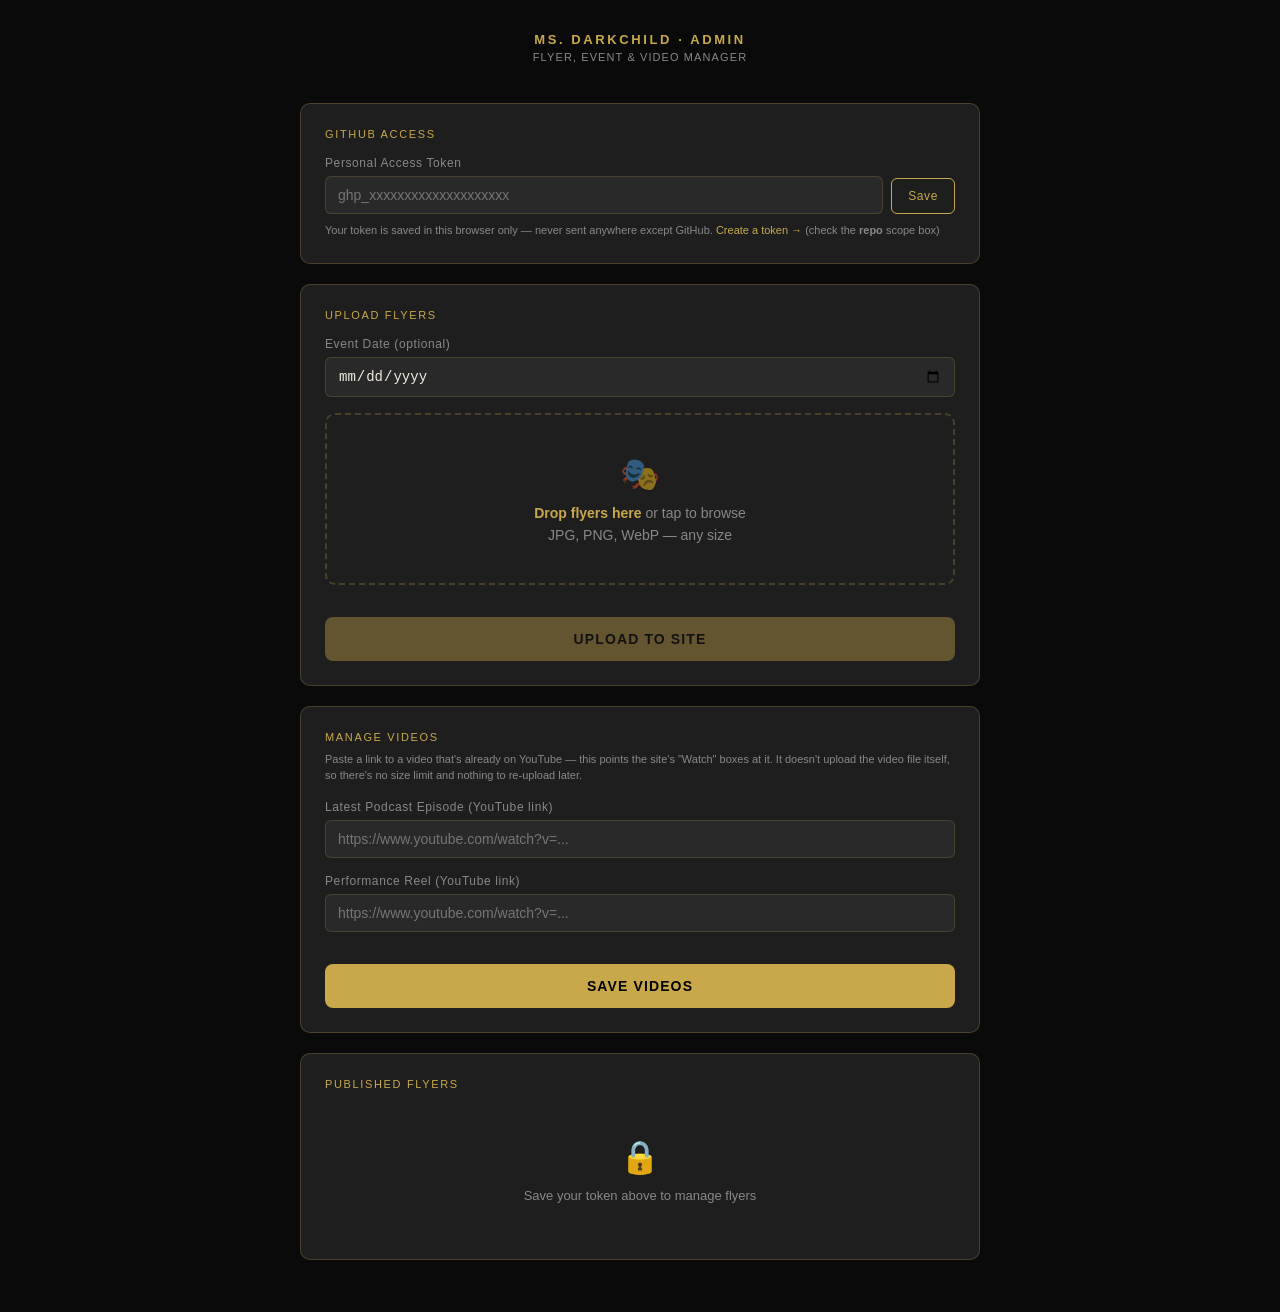
<file: admin.html>
<!DOCTYPE html>
<html lang="en">
<head>
  <meta charset="UTF-8">
  <meta name="viewport" content="width=device-width, initial-scale=1.0">
  <title>Ms. Darkchild — Admin</title>
  <style>
    * { box-sizing: border-box; margin: 0; padding: 0; }

    :root {
      --gold: #C9A84C;
      --gold-dim: #a88830;
      --black: #0a0a0a;
      --surface: #141414;
      --card: #1e1e1e;
      --border: rgba(201,168,76,0.25);
      --text: #f0ece0;
      --muted: #888;
      --danger: #e55;
      --success: #4caf7d;
    }

    body {
      background: var(--black);
      color: var(--text);
      font-family: 'Helvetica Neue', Arial, sans-serif;
      min-height: 100vh;
      padding: 2rem 1rem;
    }

    .admin-wrap {
      max-width: 680px;
      margin: 0 auto;
    }

    .brand {
      text-align: center;
      margin-bottom: 2.5rem;
    }

    .brand h1 {
      font-size: 13px;
      letter-spacing: 0.2em;
      text-transform: uppercase;
      color: var(--gold);
      margin-bottom: 4px;
    }

    .brand p {
      font-size: 11px;
      color: var(--muted);
      letter-spacing: 0.1em;
      text-transform: uppercase;
    }

    .divider {
      border: none;
      border-top: 1px solid var(--border);
      margin: 1.5rem 0;
    }

    .section {
      background: var(--card);
      border: 1px solid var(--border);
      border-radius: 10px;
      padding: 1.5rem;
      margin-bottom: 1.25rem;
    }

    .section-label {
      font-size: 11px;
      letter-spacing: 0.15em;
      text-transform: uppercase;
      color: var(--gold);
      margin-bottom: 1rem;
    }

    .section-hint {
      font-size: 11px;
      color: var(--muted);
      margin-top: -0.5rem;
      margin-bottom: 1rem;
      line-height: 1.5;
    }

    label {
      display: block;
      font-size: 12px;
      color: var(--muted);
      margin-bottom: 6px;
      letter-spacing: 0.05em;
    }

    input[type="text"],
    input[type="password"],
    input[type="date"] {
      width: 100%;
      background: rgba(255,255,255,0.05);
      border: 1px solid rgba(201,168,76,0.2);
      border-radius: 6px;
      padding: 10px 12px;
      color: var(--text);
      font-size: 14px;
      outline: none;
      transition: border-color 0.2s;
      margin-bottom: 1rem;
    }

    input:focus {
      border-color: var(--gold);
    }

    .token-row {
      display: flex;
      gap: 8px;
      align-items: flex-end;
    }

    .token-row input {
      flex: 1;
      margin-bottom: 0;
    }

    .btn-save {
      background: transparent;
      border: 1px solid var(--gold);
      color: var(--gold);
      padding: 10px 16px;
      border-radius: 6px;
      font-size: 12px;
      cursor: pointer;
      white-space: nowrap;
      letter-spacing: 0.05em;
      transition: background 0.2s;
    }

    .btn-save:hover { background: rgba(201,168,76,0.1); }

    .drop-zone {
      border: 2px dashed var(--border);
      border-radius: 10px;
      padding: 2.5rem 1rem;
      text-align: center;
      cursor: pointer;
      transition: border-color 0.2s, background 0.2s;
      position: relative;
    }

    .drop-zone:hover,
    .drop-zone.drag-over {
      border-color: var(--gold);
      background: rgba(201,168,76,0.04);
    }

    .drop-zone input[type="file"] {
      position: absolute;
      inset: 0;
      opacity: 0;
      cursor: pointer;
      width: 100%;
      height: 100%;
      margin: 0;
      border: none;
      background: none;
      padding: 0;
    }

    .drop-icon {
      font-size: 2rem;
      margin-bottom: 0.75rem;
      opacity: 0.5;
    }

    .drop-zone p {
      font-size: 14px;
      color: var(--muted);
    }

    .drop-zone strong {
      color: var(--gold);
    }

    .drop-hint {
      font-size: 11px;
      color: var(--muted);
      margin-top: 6px;
    }

    .preview-grid {
      display: grid;
      grid-template-columns: repeat(auto-fill, minmax(140px, 1fr));
      gap: 10px;
      margin-top: 1rem;
    }

    .preview-item {
      position: relative;
      border-radius: 8px;
      overflow: hidden;
      border: 1px solid var(--border);
      background: #111;
    }

    .preview-item img {
      width: 100%;
      aspect-ratio: 3/4;
      object-fit: cover;
      display: block;
    }

    .preview-item .remove {
      position: absolute;
      top: 6px;
      right: 6px;
      background: rgba(0,0,0,0.75);
      border: 1px solid rgba(255,255,255,0.2);
      color: #fff;
      border-radius: 50%;
      width: 24px;
      height: 24px;
      display: flex;
      align-items: center;
      justify-content: center;
      cursor: pointer;
      font-size: 14px;
      line-height: 1;
    }

    .preview-item .file-name {
      font-size: 10px;
      color: var(--muted);
      padding: 6px 8px;
      white-space: nowrap;
      overflow: hidden;
      text-overflow: ellipsis;
    }

    .btn-upload {
      width: 100%;
      background: var(--gold);
      color: #000;
      border: none;
      border-radius: 8px;
      padding: 14px;
      font-size: 14px;
      font-weight: 600;
      letter-spacing: 0.08em;
      text-transform: uppercase;
      cursor: pointer;
      margin-top: 1rem;
      transition: background 0.2s, opacity 0.2s;
    }

    .btn-upload:hover { background: #d4b05a; }
    .btn-upload:disabled { opacity: 0.4; cursor: not-allowed; }

    .progress-wrap {
      margin-top: 1rem;
      display: none;
    }

    .progress-bar {
      background: rgba(255,255,255,0.08);
      border-radius: 4px;
      height: 4px;
      overflow: hidden;
      margin-bottom: 8px;
    }

    .progress-fill {
      height: 100%;
      background: var(--gold);
      width: 0%;
      transition: width 0.3s;
      border-radius: 4px;
    }

    .progress-text {
      font-size: 12px;
      color: var(--muted);
      text-align: center;
    }

    .status-msg {
      margin-top: 1rem;
      padding: 12px 14px;
      border-radius: 8px;
      font-size: 13px;
      display: none;
      white-space: pre-line;
    }

    .status-msg.success {
      background: rgba(76,175,125,0.1);
      border: 1px solid rgba(76,175,125,0.3);
      color: var(--success);
    }

    .status-msg.error {
      background: rgba(238,85,85,0.1);
      border: 1px solid rgba(238,85,85,0.3);
      color: var(--danger);
    }

    .existing-section {
      margin-top: 1.25rem;
    }

    .existing-list {
      display: flex;
      flex-direction: column;
      gap: 8px;
    }

    .existing-item {
      display: flex;
      align-items: center;
      gap: 12px;
      background: rgba(255,255,255,0.03);
      border: 1px solid var(--border);
      border-radius: 8px;
      padding: 10px 12px;
    }

    .existing-thumb {
      width: 40px;
      height: 50px;
      object-fit: cover;
      border-radius: 4px;
      flex-shrink: 0;
      background: #222;
    }

    .existing-info {
      flex: 1;
      min-width: 0;
    }

    .existing-info .fname {
      font-size: 13px;
      white-space: nowrap;
      overflow: hidden;
      text-overflow: ellipsis;
    }

    .existing-info .fdate {
      font-size: 11px;
      color: var(--muted);
      margin-top: 2px;
    }

    .btn-delete {
      background: transparent;
      border: 1px solid rgba(238,85,85,0.3);
      color: #e55;
      padding: 6px 10px;
      border-radius: 6px;
      font-size: 11px;
      cursor: pointer;
      flex-shrink: 0;
      transition: background 0.2s;
    }

    .btn-delete:hover { background: rgba(238,85,85,0.1); }

    .config-note {
      font-size: 11px;
      color: var(--muted);
      margin-top: 0.5rem;
      line-height: 1.5;
    }

    .config-note a {
      color: var(--gold);
      text-decoration: none;
    }

    .lock-overlay {
      text-align: center;
      padding: 2rem;
      color: var(--muted);
      font-size: 13px;
    }

    .lock-overlay .lock-icon { font-size: 2rem; margin-bottom: 0.75rem; }

    .empty-msg {
      text-align: center;
      color: var(--muted);
      font-size: 13px;
      padding: 1.5rem;
    }

    .video-preview-row {
      display: flex;
      align-items: center;
      gap: 10px;
      margin-top: -0.5rem;
      margin-bottom: 1.25rem;
      font-size: 12px;
      color: var(--muted);
    }

    .video-preview-row img {
      width: 64px;
      height: 36px;
      object-fit: cover;
      border-radius: 4px;
      border: 1px solid var(--border);
      background: #111;
    }
  </style>
</head>
<body>

<div class="admin-wrap">

  <div class="brand">
    <h1>Ms. Darkchild · Admin</h1>
    <p>Flyer, Event &amp; Video Manager</p>
  </div>

  <!-- TOKEN SETUP -->
  <div class="section" id="token-section">
    <div class="section-label">GitHub Access</div>
    <label for="gh-token">Personal Access Token</label>
    <div class="token-row">
      <input type="password" id="gh-token" placeholder="ghp_xxxxxxxxxxxxxxxxxxxx" autocomplete="off">
      <button class="btn-save" onclick="saveToken()">Save</button>
    </div>
    <p class="config-note">
      Your token is saved in this browser only — never sent anywhere except GitHub.
      <a href="https://github.com/settings/tokens/new?description=darkchild-flyers&scopes=repo" target="_blank">Create a token →</a>
      (check the <strong>repo</strong> scope box)
    </p>
  </div>

  <!-- UPLOAD SECTION -->
  <div class="section" id="upload-section">
    <div class="section-label">Upload Flyers</div>

    <label for="event-date">Event Date (optional)</label>
    <input type="date" id="event-date">

    <div class="drop-zone" id="drop-zone">
      <input type="file" id="file-input" accept="image/*" multiple onchange="handleFiles(this.files)">
      <div class="drop-icon">🎭</div>
      <p><strong>Drop flyers here</strong> or tap to browse</p>
      <p class="drop-hint">JPG, PNG, WebP — any size</p>
    </div>

    <div class="preview-grid" id="preview-grid"></div>

    <button class="btn-upload" id="btn-upload" onclick="uploadAll()" disabled>
      Upload to Site
    </button>

    <div class="progress-wrap" id="progress-wrap">
      <div class="progress-bar"><div class="progress-fill" id="progress-fill"></div></div>
      <div class="progress-text" id="progress-text">Uploading…</div>
    </div>

    <div class="status-msg" id="status-msg"></div>
  </div>

  <!-- MANAGE VIDEOS -->
  <div class="section" id="video-section">
    <div class="section-label">Manage Videos</div>
    <p class="section-hint">
      Paste a link to a video that's already on YouTube — this points the site's
      "Watch" boxes at it. It doesn't upload the video file itself, so there's no
      size limit and nothing to re-upload later.
    </p>

    <label for="podcast-url">Latest Podcast Episode (YouTube link)</label>
    <input type="text" id="podcast-url" placeholder="https://www.youtube.com/watch?v=...">
    <div class="video-preview-row" id="podcast-preview" style="display:none;">
      <img id="podcast-preview-thumb" alt="">
      <span>Current thumbnail preview</span>
    </div>

    <label for="reel-url">Performance Reel (YouTube link)</label>
    <input type="text" id="reel-url" placeholder="https://www.youtube.com/watch?v=...">
    <div class="video-preview-row" id="reel-preview" style="display:none;">
      <img id="reel-preview-thumb" alt="">
      <span>Current thumbnail preview</span>
    </div>

    <button class="btn-upload" id="btn-save-videos" onclick="saveVideos()">
      Save Videos
    </button>

    <div class="status-msg" id="video-status-msg"></div>
  </div>

  <!-- EXISTING FLYERS -->
  <div class="section existing-section" id="existing-section">
    <div class="section-label">Published Flyers</div>
    <div id="existing-list">
      <div class="lock-overlay">
        <div class="lock-icon">🔒</div>
        Save your token above to manage flyers
      </div>
    </div>
  </div>

</div>

<script>
const REPO  = 'aaron2047/darkchild-site';
const BRANCH = 'main';
const FOLDER = 'assets/flyers';
const VIDEO_PATH = 'assets/data/videos.json';
const API    = 'https://api.github.com';

let pendingFiles = [];

function getToken() {
  return localStorage.getItem('dc_gh_token') || '';
}

function saveToken() {
  const t = document.getElementById('gh-token').value.trim();
  if (!t) { showStatus('Enter a token first', 'error'); return; }
  localStorage.setItem('dc_gh_token', t);
  document.getElementById('gh-token').value = '';
  showStatus('Token saved in browser', 'success');
  loadExisting();
  loadVideoConfig();
}

window.addEventListener('load', () => {
  const t = getToken();
  if (t) {
    document.getElementById('gh-token').placeholder = 'Token saved — paste a new one to update';
    loadExisting();
    loadVideoConfig();
  }
  setupDrop();
});

function setupDrop() {
  const zone = document.getElementById('drop-zone');
  zone.addEventListener('dragover', e => { e.preventDefault(); zone.classList.add('drag-over'); });
  zone.addEventListener('dragleave', () => zone.classList.remove('drag-over'));
  zone.addEventListener('drop', e => {
    e.preventDefault();
    zone.classList.remove('drag-over');
    handleFiles(e.dataTransfer.files);
  });
}

function handleFiles(files) {
  Array.from(files).forEach(f => {
    if (!f.type.startsWith('image/')) return;
    pendingFiles.push(f);
    const reader = new FileReader();
    reader.onload = ev => addPreview(f, ev.target.result, pendingFiles.length - 1);
    reader.readAsDataURL(f);
  });
  document.getElementById('btn-upload').disabled = pendingFiles.length === 0;
}

function addPreview(file, src, idx) {
  const grid = document.getElementById('preview-grid');
  const item = document.createElement('div');
  item.className = 'preview-item';
  item.dataset.idx = idx;
  item.innerHTML = `
    <img src="${src}" alt="${file.name}">
    <div class="file-name">${file.name}</div>
    <div class="remove" onclick="removePreview(this, ${idx})">×</div>
  `;
  grid.appendChild(item);
}

function removePreview(btn, idx) {
  pendingFiles[idx] = null;
  btn.closest('.preview-item').remove();
  document.getElementById('btn-upload').disabled = pendingFiles.filter(Boolean).length === 0;
}

function slugify(name, date) {
  const base = name.replace(/\.[^.]+$/, '').replace(/[^a-z0-9]+/gi, '-').toLowerCase();
  const ts = date || new Date().toISOString().slice(0, 10);
  return `${ts}-${base}`;
}

async function toBase64(file) {
  return new Promise((res, rej) => {
    const r = new FileReader();
    r.onload = () => res(r.result.split(',')[1]);
    r.onerror = rej;
    r.readAsDataURL(file);
  });
}

async function uploadAll() {
  const token = getToken();
  if (!token) { showStatus('Save your GitHub token first', 'error'); return; }

  const files = pendingFiles.filter(Boolean);
  if (!files.length) return;

  const date = document.getElementById('event-date').value;
  const btn = document.getElementById('btn-upload');
  const prog = document.getElementById('progress-wrap');
  const fill = document.getElementById('progress-fill');
  const ptxt = document.getElementById('progress-text');

  btn.disabled = true;
  prog.style.display = 'block';

  let done = 0;
  const errors = [];

  for (const file of files) {
    const ext = file.name.split('.').pop();
    const slug = slugify(file.name, date);
    const path = `${FOLDER}/${slug}.${ext}`;

    ptxt.textContent = `Uploading ${file.name}…`;

    try {
      const content = await toBase64(file);
      let sha = undefined;

      // Check if file exists (to update rather than create)
      try {
        const check = await fetch(`${API}/repos/${REPO}/contents/${path}`, {
          headers: { Authorization: `token ${token}` }
        });
        if (check.ok) {
          const data = await check.json();
          sha = data.sha;
        }
      } catch(_) {}

      const body = {
        message: `Add flyer: ${slug}`,
        content,
        branch: BRANCH,
      };
      if (sha) body.sha = sha;

      const res = await fetch(`${API}/repos/${REPO}/contents/${path}`, {
        method: 'PUT',
        headers: {
          Authorization: `token ${token}`,
          'Content-Type': 'application/json',
        },
        body: JSON.stringify(body),
      });

      if (!res.ok) {
        const err = await res.json();
        errors.push(`${file.name}: ${err.message}`);
      }
    } catch(e) {
      errors.push(`${file.name}: ${e.message}`);
    }

    done++;
    fill.style.width = `${Math.round((done / files.length) * 100)}%`;
  }

  prog.style.display = 'none';
  btn.disabled = false;

  if (errors.length) {
    showStatus('Some files failed:\n' + errors.join('\n'), 'error');
  } else {
    showStatus(`${files.length} flyer${files.length > 1 ? 's' : ''} uploaded! They'll appear on the site within 1–2 minutes.`, 'success');
    pendingFiles = [];
    document.getElementById('preview-grid').innerHTML = '';
    document.getElementById('file-input').value = '';
    loadExisting();
  }
}

async function loadExisting() {
  const token = getToken();
  if (!token) return;

  const el = document.getElementById('existing-list');
  el.innerHTML = '<div class="empty-msg">Loading…</div>';

  try {
    const res = await fetch(`${API}/repos/${REPO}/contents/${FOLDER}`, {
      headers: { Authorization: `token ${token}` }
    });

    if (res.status === 404) {
      el.innerHTML = '<div class="empty-msg">No flyers uploaded yet. Upload one above to get started.</div>';
      return;
    }

    if (!res.ok) throw new Error('Could not reach GitHub. Check your token.');

    const files = await res.json();
    const images = files.filter(f => /\.(jpg|jpeg|png|webp|gif)$/i.test(f.name));

    if (!images.length) {
      el.innerHTML = '<div class="empty-msg">No flyers yet.</div>';
      return;
    }

    el.innerHTML = '<div class="existing-list">' +
      images.reverse().map(f => `
        <div class="existing-item">
          <img class="existing-thumb" src="https://raw.githubusercontent.com/${REPO}/${BRANCH}/${f.path}" alt="${f.name}">
          <div class="existing-info">
            <div class="fname">${f.name}</div>
            <div class="fdate">On site now</div>
          </div>
          <button class="btn-delete" onclick="deleteFlyer('${f.path}', '${f.sha}', this)">Remove</button>
        </div>
      `).join('') +
    '</div>';

  } catch(e) {
    el.innerHTML = `<div class="empty-msg" style="color:#e55;">${e.message}</div>`;
  }
}

async function deleteFlyer(path, sha, btn) {
  if (!confirm('Remove this flyer from the site?')) return;
  const token = getToken();
  btn.disabled = true;
  btn.textContent = '…';

  const res = await fetch(`${API}/repos/${REPO}/contents/${path}`, {
    method: 'DELETE',
    headers: { Authorization: `token ${token}`, 'Content-Type': 'application/json' },
    body: JSON.stringify({ message: `Remove flyer: ${path}`, sha, branch: BRANCH }),
  });

  if (res.ok) {
    btn.closest('.existing-item').remove();
  } else {
    btn.disabled = false;
    btn.textContent = 'Remove';
    showStatus('Could not delete. Try again.', 'error');
  }
}

function showStatus(msg, type) {
  const el = document.getElementById('status-msg');
  el.textContent = msg;
  el.className = `status-msg ${type}`;
  el.style.display = 'block';
  setTimeout(() => { el.style.display = 'none'; }, 6000);
}

/* ───────────────────────────────
   VIDEO LINK MANAGEMENT
   ─────────────────────────────── */

function extractYouTubeId(url) {
  if (!url) return '';
  url = url.trim();
  const patterns = [
    /youtu\.be\/([a-zA-Z0-9_-]{11})/,
    /youtube\.com\/watch\?v=([a-zA-Z0-9_-]{11})/,
    /youtube\.com\/embed\/([a-zA-Z0-9_-]{11})/,
    /youtube\.com\/shorts\/([a-zA-Z0-9_-]{11})/,
    /youtube\.com\/live\/([a-zA-Z0-9_-]{11})/,
  ];
  for (const p of patterns) {
    const m = url.match(p);
    if (m) return m[1];
  }
  if (/^[a-zA-Z0-9_-]{11}$/.test(url)) return url; // raw ID pasted directly
  return '';
}

function updateVideoPreview(kind, videoId) {
  const row = document.getElementById(`${kind}-preview`);
  const img = document.getElementById(`${kind}-preview-thumb`);
  if (!row || !img) return;
  if (videoId) {
    img.src = `https://img.youtube.com/vi/${videoId}/default.jpg`;
    row.style.display = 'flex';
  } else {
    row.style.display = 'none';
  }
}

async function loadVideoConfig() {
  const token = getToken();
  if (!token) return;

  try {
    const res = await fetch(`${API}/repos/${REPO}/contents/${VIDEO_PATH}`, {
      headers: { Authorization: `token ${token}` }
    });
    if (!res.ok) return; // 404 is fine — no videos set yet

    const data = await res.json();
    const json = JSON.parse(decodeURIComponent(escape(atob(data.content))));

    if (json.podcast && json.podcast.url) {
      document.getElementById('podcast-url').value = json.podcast.url;
      updateVideoPreview('podcast', json.podcast.videoId);
    }
    if (json.reel && json.reel.url) {
      document.getElementById('reel-url').value = json.reel.url;
      updateVideoPreview('reel', json.reel.videoId);
    }
  } catch(e) { /* ignore — leave fields blank */ }
}

async function saveVideos() {
  const token = getToken();
  if (!token) { showVideoStatus('Save your GitHub token first', 'error'); return; }

  const podcastUrl = document.getElementById('podcast-url').value.trim();
  const reelUrl = document.getElementById('reel-url').value.trim();

  const podcastId = extractYouTubeId(podcastUrl);
  const reelId = extractYouTubeId(reelUrl);

  if (podcastUrl && !podcastId) {
    showVideoStatus("That podcast link doesn't look like a YouTube URL", 'error');
    return;
  }
  if (reelUrl && !reelId) {
    showVideoStatus("That reel link doesn't look like a YouTube URL", 'error');
    return;
  }

  const btn = document.getElementById('btn-save-videos');
  btn.disabled = true;
  btn.textContent = 'Saving…';

  const payload = {
    podcast: { videoId: podcastId, url: podcastUrl },
    reel: { videoId: reelId, url: reelUrl },
  };

  try {
    let sha = undefined;
    const check = await fetch(`${API}/repos/${REPO}/contents/${VIDEO_PATH}`, {
      headers: { Authorization: `token ${token}` }
    });
    if (check.ok) {
      const data = await check.json();
      sha = data.sha;
    }

    const body = {
      message: 'Update video links',
      content: btoa(unescape(encodeURIComponent(JSON.stringify(payload, null, 2)))),
      branch: BRANCH,
    };
    if (sha) body.sha = sha;

    const res = await fetch(`${API}/repos/${REPO}/contents/${VIDEO_PATH}`, {
      method: 'PUT',
      headers: {
        Authorization: `token ${token}`,
        'Content-Type': 'application/json',
      },
      body: JSON.stringify(body),
    });

    if (!res.ok) {
      const err = await res.json();
      throw new Error(err.message);
    }

    updateVideoPreview('podcast', podcastId);
    updateVideoPreview('reel', reelId);
    showVideoStatus("Videos updated! They'll appear on the site within 1–2 minutes.", 'success');
  } catch(e) {
    showVideoStatus('Could not save: ' + e.message, 'error');
  } finally {
    btn.disabled = false;
    btn.textContent = 'Save Videos';
  }
}

function showVideoStatus(msg, type) {
  const el = document.getElementById('video-status-msg');
  el.textContent = msg;
  el.className = `status-msg ${type}`;
  el.style.display = 'block';
  setTimeout(() => { el.style.display = 'none'; }, 6000);
}
</script>
</body>
</html>
</file>
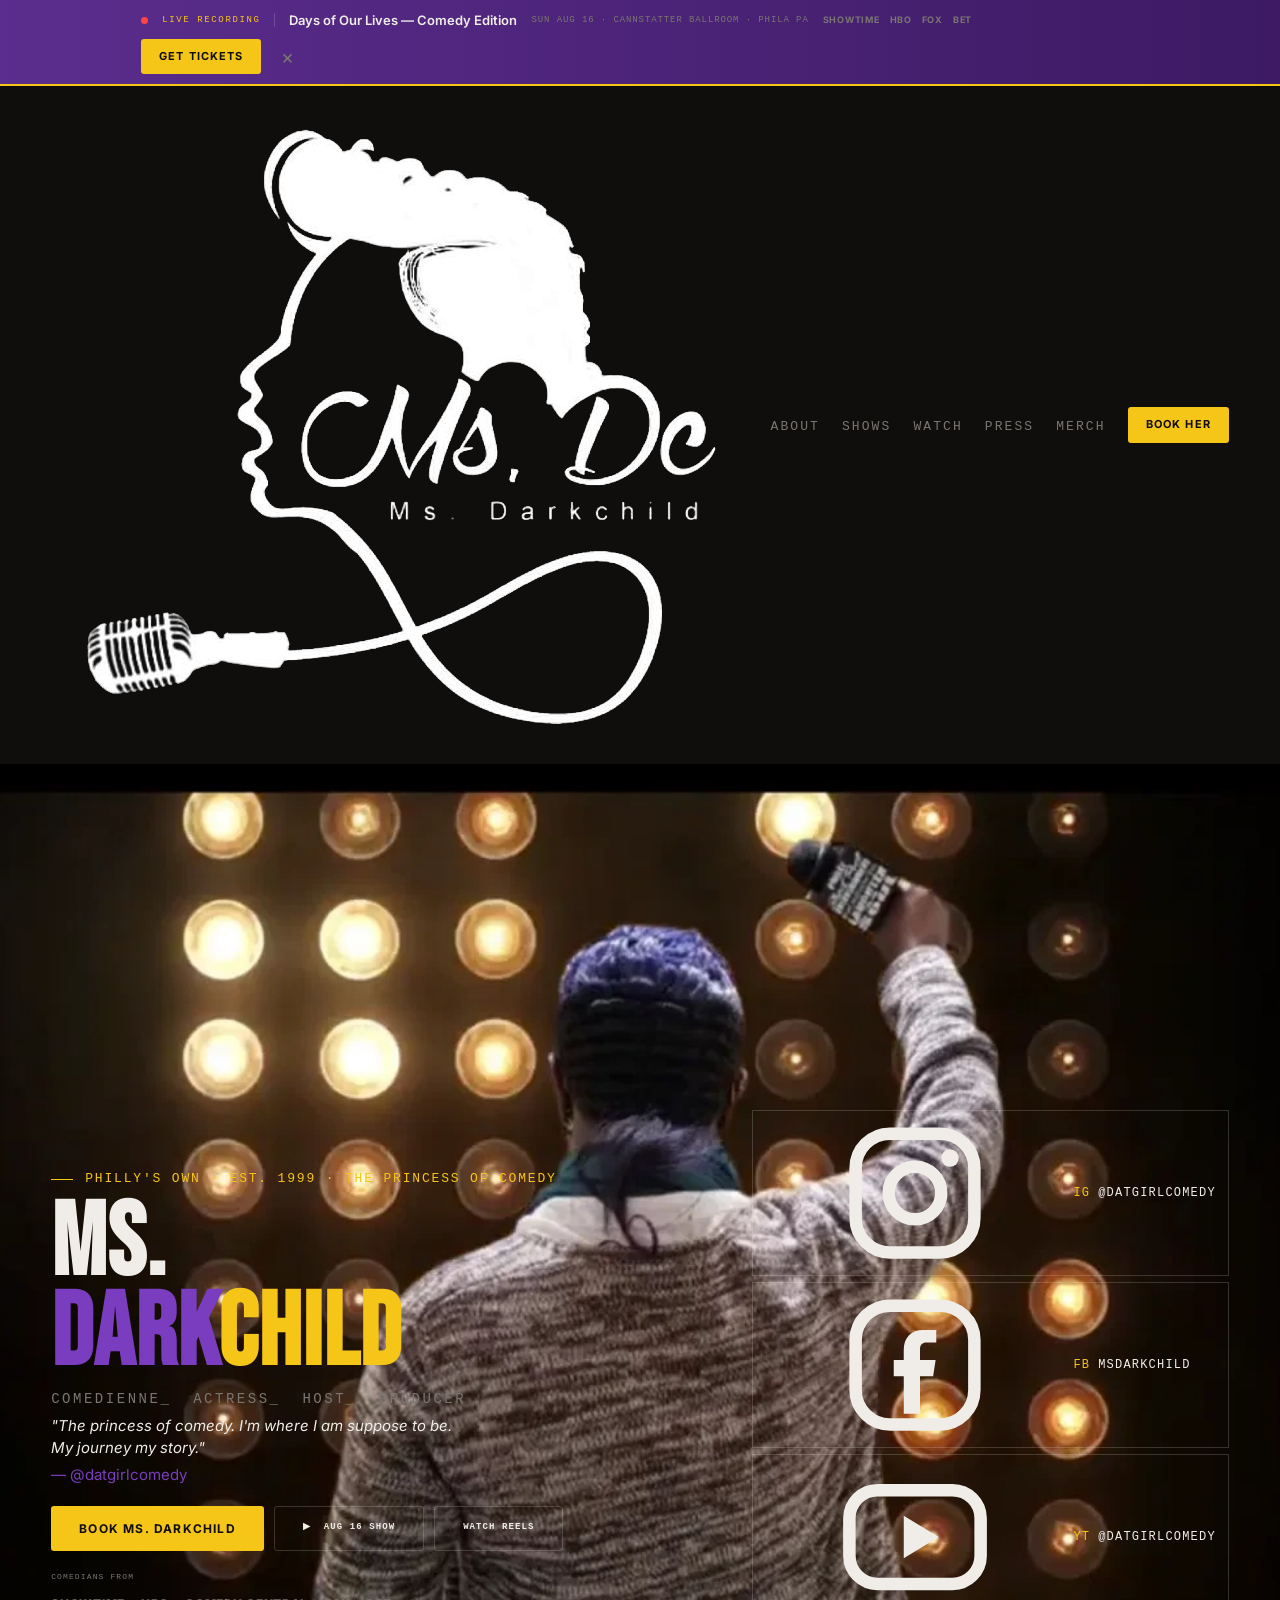
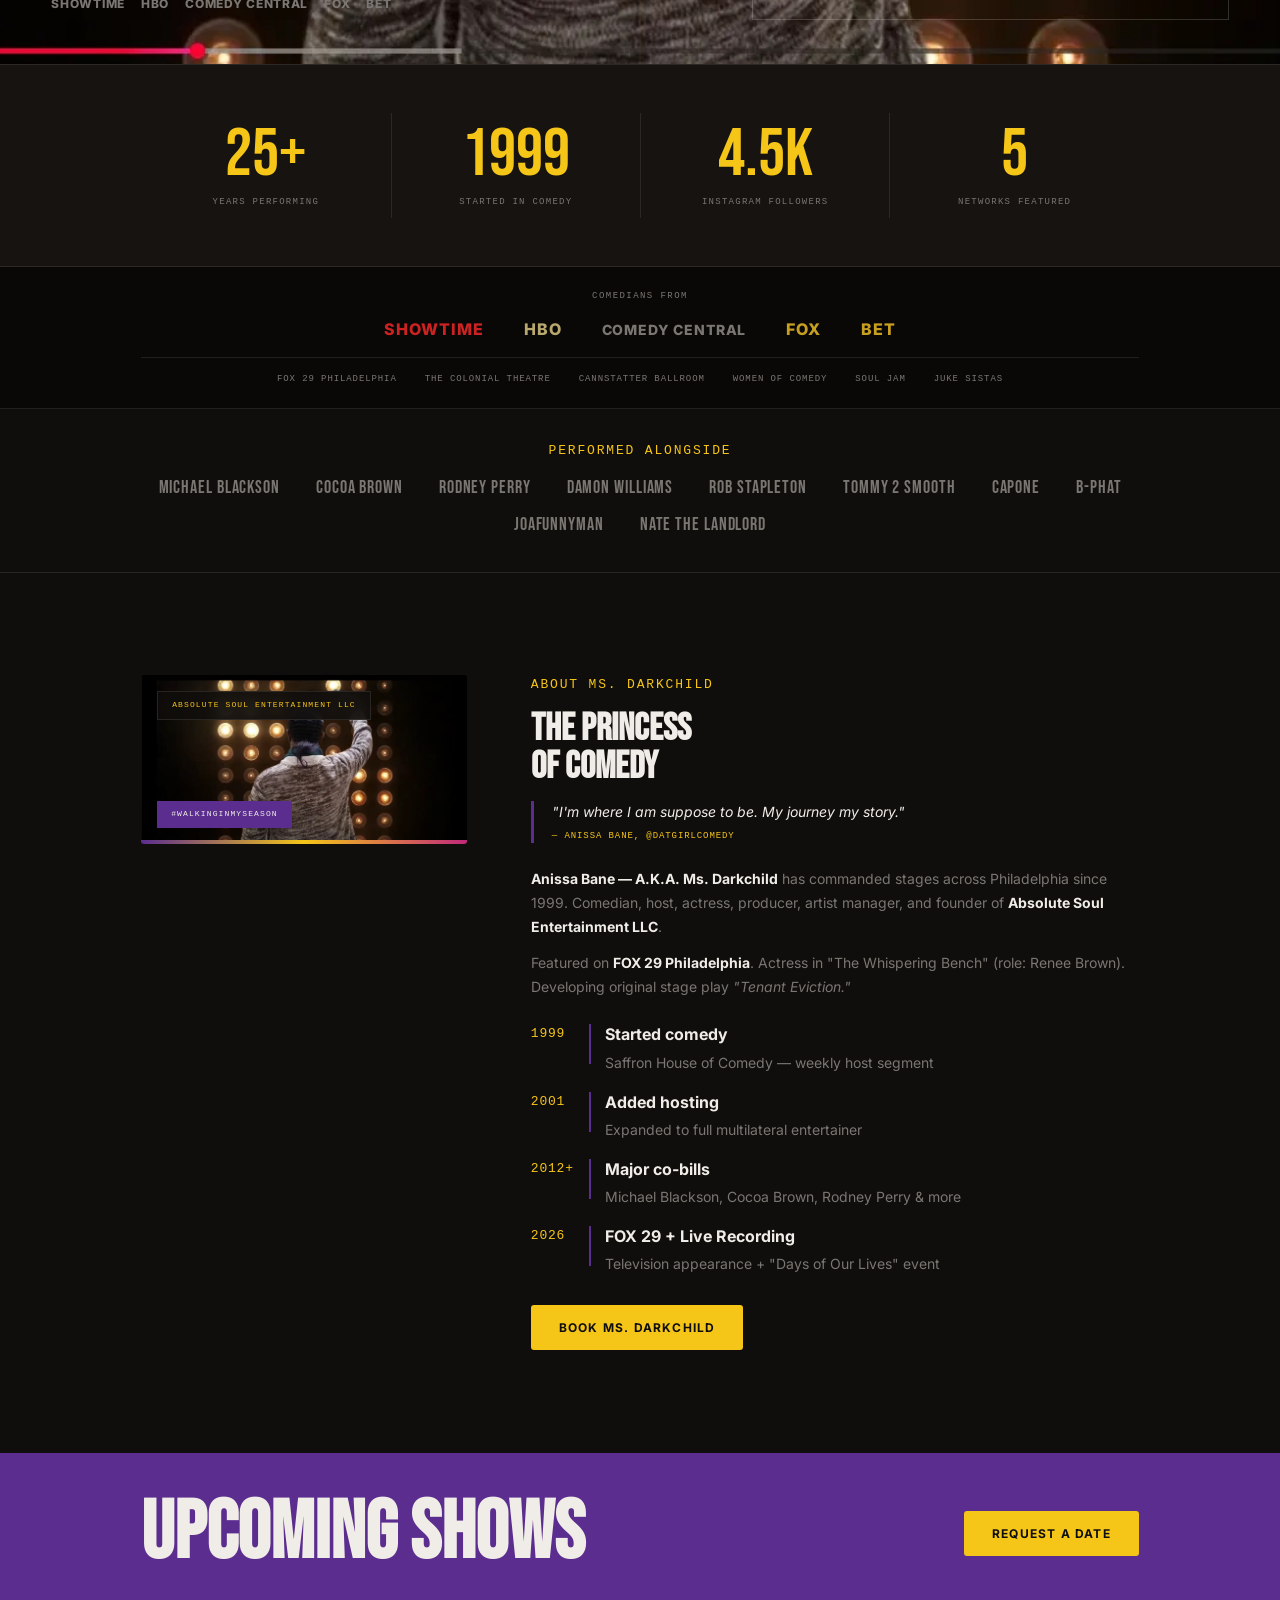
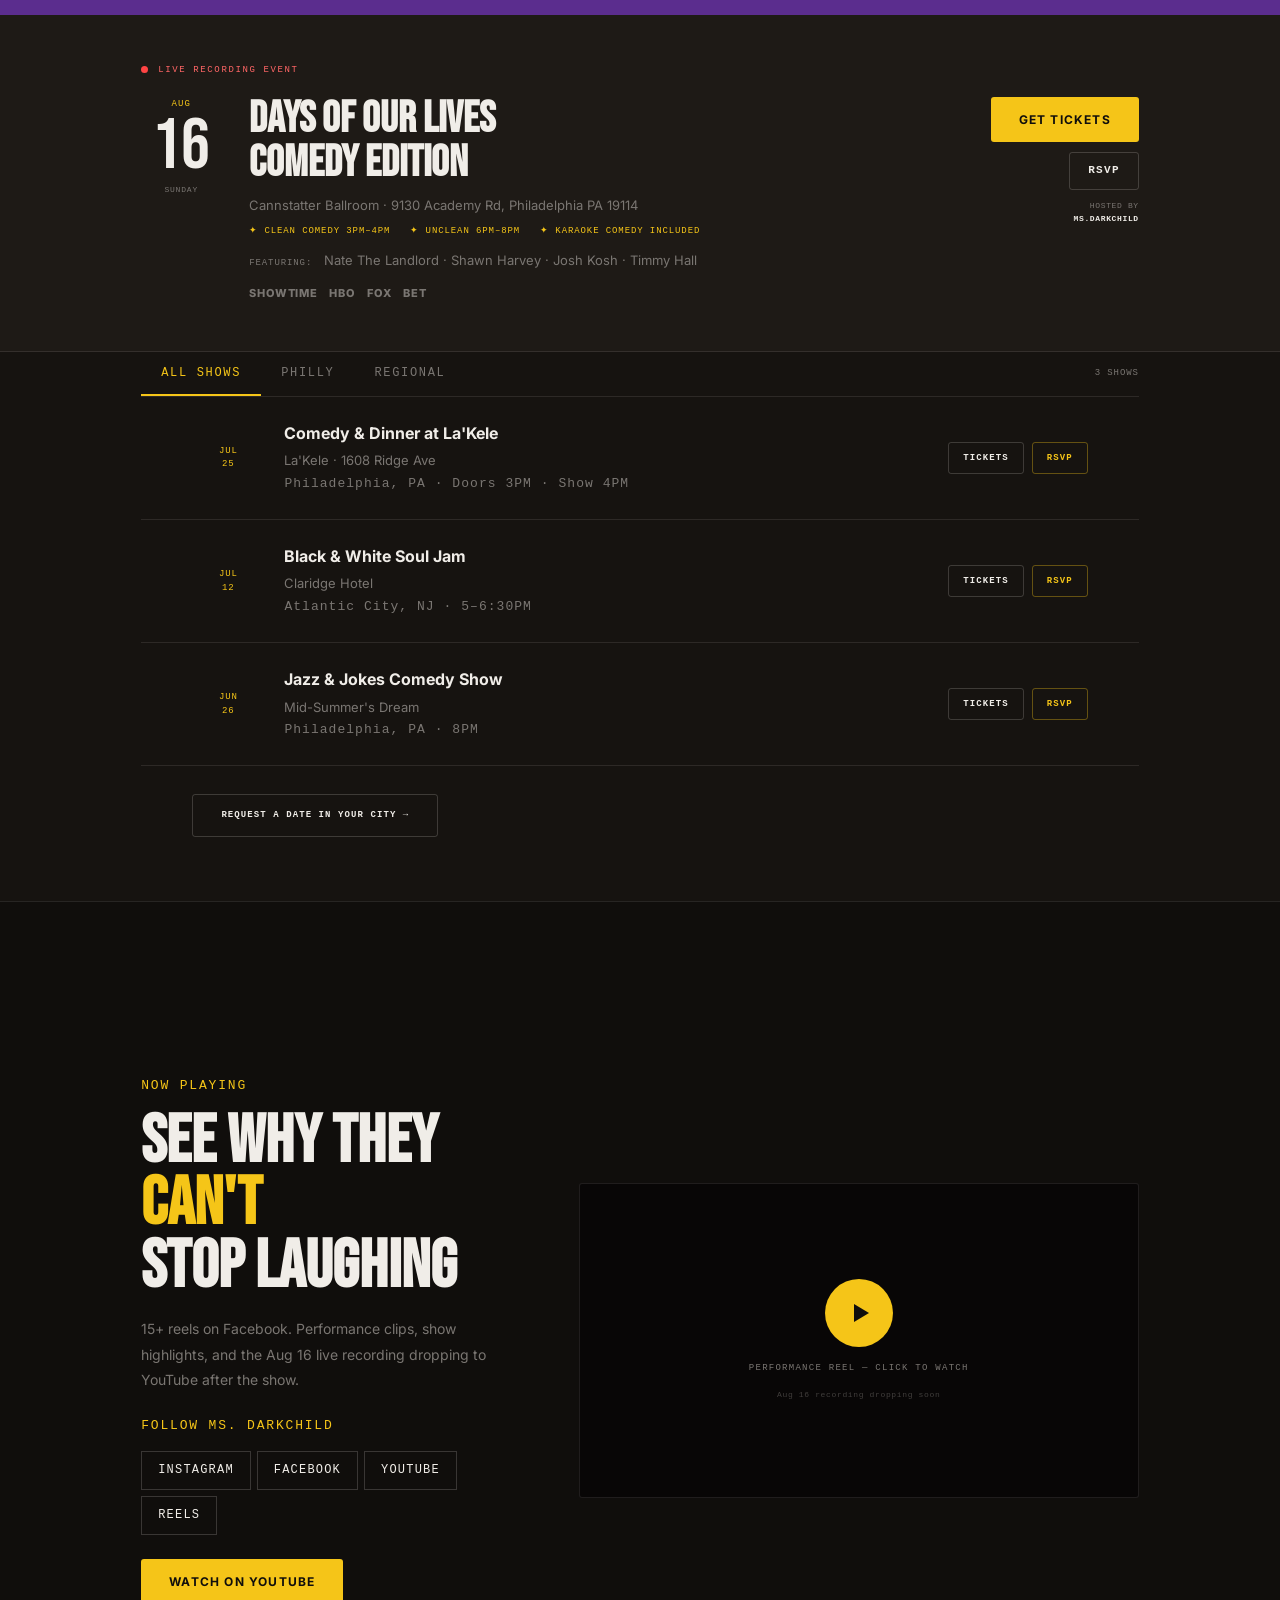
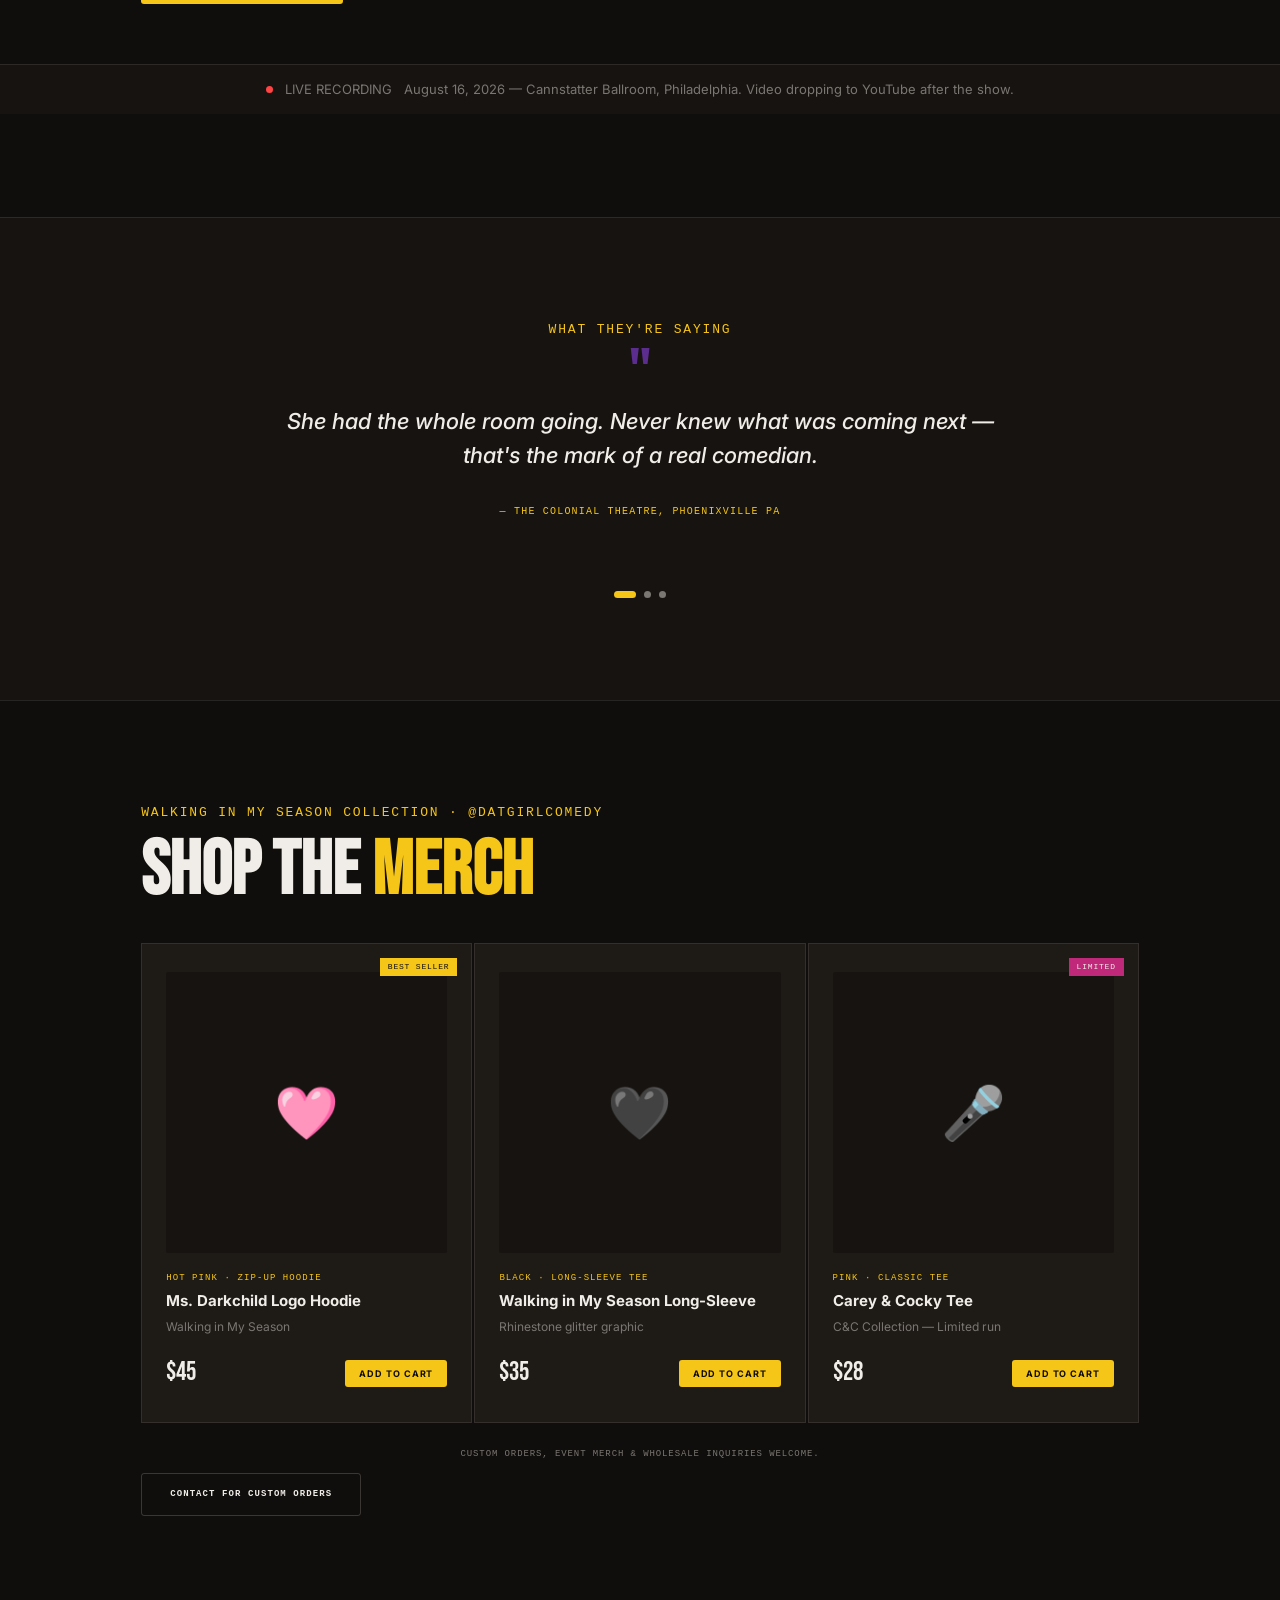
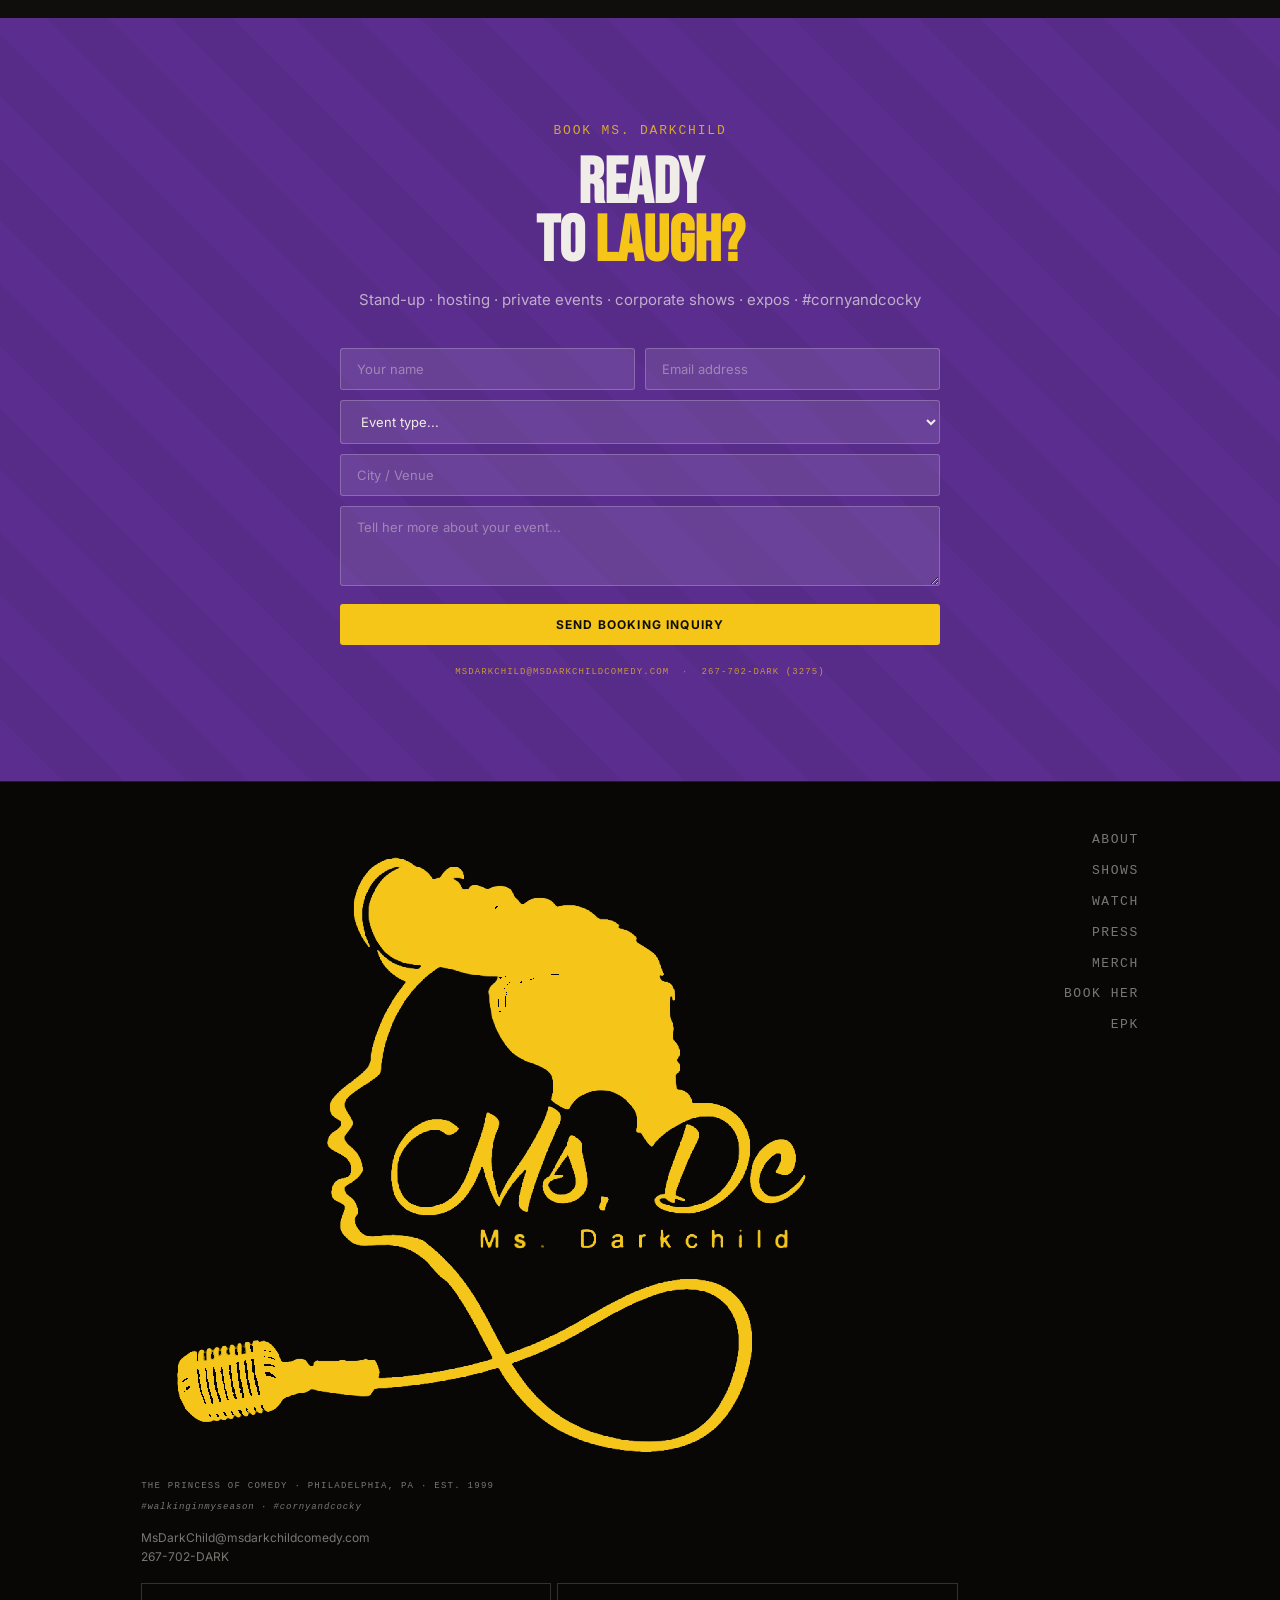
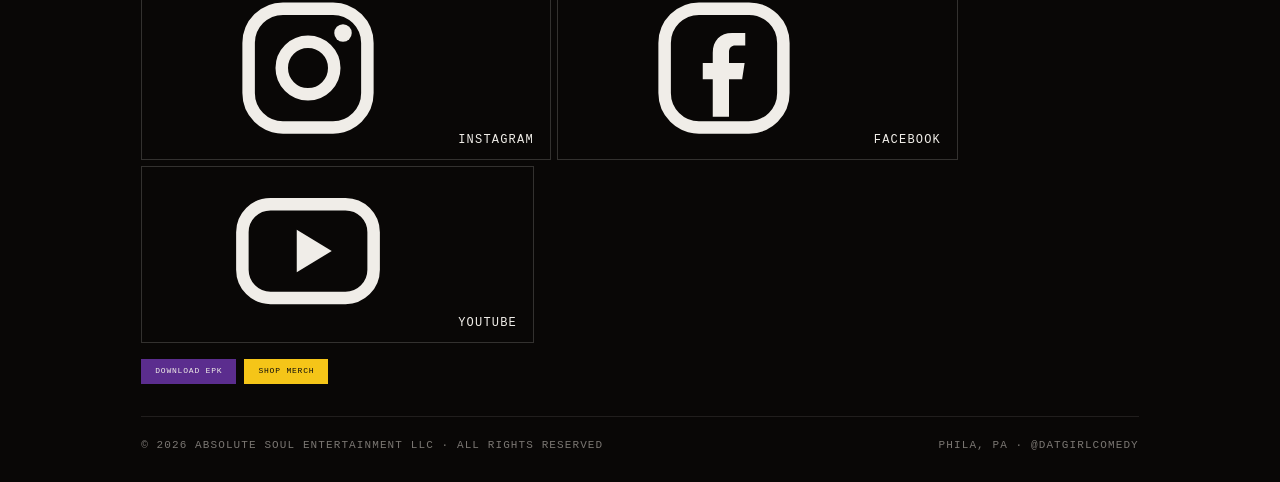
<file: index (14).html>
<!DOCTYPE html>
<html lang="en">
<head>
  <meta charset="UTF-8">
  <meta name="viewport" content="width=device-width, initial-scale=1.0">

  <!-- SEO -->
  <title>Ms. Darkchild | The Princess of Comedy | Philadelphia Comedian</title>
  <meta name="description" content="Anissa Bane — Ms. Darkchild, Philadelphia's Princess of Comedy. Stand-up, hosting, corporate events & private shows. Performing since 1999. Book her today.">
  <link rel="canonical" href="https://aaron2047.github.io/darkchild-site/">

  <!-- Open Graph -->
  <meta property="og:type"        content="website">
  <meta property="og:url"         content="https://aaron2047.github.io/darkchild-site/">
  <meta property="og:title"       content="Ms. Darkchild | The Princess of Comedy">
  <meta property="og:description" content="Philadelphia's own Ms. Darkchild — comedian, host, actress, and producer. Performing since 1999. Book her for your next event.">
  <meta property="og:image"       content="https://aaron2047.github.io/darkchild-site/assets/images/social-card.jpg">
  <meta property="og:image:width"  content="1200">
  <meta property="og:image:height" content="630">
  <meta property="og:image:alt"    content="Ms. Darkchild — The Princess of Comedy. Philadelphia comedian, performing since 1999.">

  <!-- Twitter Card -->
  <meta name="twitter:card"        content="summary_large_image">
  <meta name="twitter:site"        content="@Datgirlcomedy">
  <meta name="twitter:title"       content="Ms. Darkchild | The Princess of Comedy">
  <meta name="twitter:description" content="Philadelphia's own Ms. Darkchild — comedian, host, actress &amp; producer. Book her today.">
  <meta name="twitter:image"       content="https://aaron2047.github.io/darkchild-site/assets/images/social-card.jpg">
  <meta name="twitter:image:alt"   content="Ms. Darkchild — The Princess of Comedy. Philadelphia comedian, performing since 1999.">

  <!-- Favicon -->
  <link rel="icon" type="image/png" href="assets/images/favicon.png">

  <!-- Fonts -->
  <link rel="preconnect" href="https://fonts.googleapis.com">
  <link rel="preconnect" href="https://fonts.gstatic.com" crossorigin>
  <link href="https://fonts.googleapis.com/css2?family=Bebas+Neue&family=Inter:wght@400;500;600;700&display=swap" rel="stylesheet">

  <!-- Styles -->
  <link rel="stylesheet" href="assets/css/styles.css">

  <!-- Structured Data — Person schema -->
  <script type="application/ld+json">
  {
    "@context": "https://schema.org",
    "@type": "Person",
    "name": "Ms. Darkchild",
    "alternateName": "Anissa Bane",
    "jobTitle": "Stand-Up Comedian, Host, Actress",
    "description": "Philadelphia comedian, host, actress and producer since 1999. The Princess of Comedy.",
    "url": "https://aaron2047.github.io/darkchild-site/",
    "image": "https://aaron2047.github.io/darkchild-site/assets/images/headshot.webp",
    "telephone": "+12677023275",
    "email": "MsDarkChild@msdarkchildcomedy.com",
    "address": {
      "@type": "PostalAddress",
      "addressLocality": "Philadelphia",
      "addressRegion": "PA",
      "addressCountry": "US"
    },
    "sameAs": [
      "https://www.instagram.com/datgirlcomedy/",
      "https://www.facebook.com/Msdarkchild",
      "https://www.youtube.com/@Datgirlcomedy"
    ]
  }
  </script>
</head>

<body>

  <!-- ═══════════════════════════════════════
       SOCIAL ICON SPRITE
       Inline SVG, no external library. Referenced with
       <svg class="social-ico"><use href="#ico-ig"/></svg>
       Icons inherit link colour via currentColor.
  ═══════════════════════════════════════ -->
  <svg width="0" height="0" style="position:absolute" aria-hidden="true" focusable="false">
    <symbol id="ico-ig" viewBox="0 0 24 24">
      <rect x="2.5" y="2.5" width="19" height="19" rx="5.5" fill="none" stroke="currentColor" stroke-width="2"/>
      <circle cx="12" cy="12" r="4.2" fill="none" stroke="currentColor" stroke-width="2"/>
      <circle cx="17.6" cy="6.4" r="1.4" fill="currentColor"/>
    </symbol>
    <symbol id="ico-fb" viewBox="0 0 24 24">
      <rect x="2.5" y="2.5" width="19" height="19" rx="5.5" fill="none" stroke="currentColor" stroke-width="2"/>
      <path d="M15.4 8.4h-1.6c-.6 0-1 .4-1 1v1.8h2.5l-.4 2.6h-2.1v6h-2.6v-6H8.6v-2.6h1.6V9.6c0-2 1.2-3.2 3.1-3.2h2.1v2z" fill="currentColor"/>
    </symbol>
    <symbol id="ico-yt" viewBox="0 0 24 24">
      <rect x="1.5" y="4.5" width="21" height="15" rx="4.5" fill="none" stroke="currentColor" stroke-width="2"/>
      <path d="M10.2 8.6l5.6 3.4-5.6 3.4z" fill="currentColor"/>
    </symbol>
  </svg>

  <!-- ═══════════════════════════════════════
       LIVE EVENT BANNER — Aug 16
  ═══════════════════════════════════════ -->
  <div class="live-banner" id="live-banner">
    <div class="live-banner__inner">
      <div class="live-banner__left">
        <span class="live-dot" aria-hidden="true"></span>
        <span class="live-label">LIVE RECORDING</span>
        <div class="live-divider" aria-hidden="true"></div>
        <span class="live-title">Days of Our Lives — Comedy Edition</span>
        <span class="live-meta">SUN AUG 16 · CANNSTATTER BALLROOM · PHILA PA</span>
        <div class="live-networks" aria-label="Featuring comedians from">
          <span>SHOWTIME</span><span>HBO</span><span>FOX</span><span>BET</span>
        </div>
      </div>
      <div class="live-banner__right">
        <a href="#shows" class="btn btn--gold btn--sm">GET TICKETS</a>
        <button class="live-close" onclick="document.getElementById('live-banner').remove()" aria-label="Dismiss">×</button>
      </div>
    </div>
  </div>

  <!-- ═══════════════════════════════════════
       NAV
  ═══════════════════════════════════════ -->
  <nav class="nav" id="nav" role="navigation" aria-label="Main navigation">
    <a href="#hero" class="nav__logo" aria-label="Ms. Darkchild - Home">
      <img src="assets/images/logo-white.webp" alt="Ms. Darkchild logo" width="697" height="645">
    </a>

    <ul class="nav__links" role="list">
      <li><a href="#about">About</a></li>
      <li><a href="#shows">Shows</a></li>
      <li><a href="#watch">Watch</a></li>
      <li><a href="#press">Press</a></li>
      <li><a href="#merch">Merch</a></li>
    </ul>

    <a href="#booking" class="btn btn--gold btn--sm nav__cta">Book Her</a>

    <button class="nav__toggle" id="nav-toggle" aria-label="Open menu" aria-expanded="false">
      <span></span><span></span><span></span>
    </button>
  </nav>

  <!-- Mobile nav drawer -->
  <div class="nav__drawer" id="nav-drawer" aria-hidden="true">
    <ul role="list">
      <li><a href="#about"   onclick="closeNav()">About</a></li>
      <li><a href="#shows"   onclick="closeNav()">Shows</a></li>
      <li><a href="#watch"   onclick="closeNav()">Watch</a></li>
      <li><a href="#press"   onclick="closeNav()">Press</a></li>
      <li><a href="#merch"   onclick="closeNav()">Merch</a></li>
      <li><a href="#booking" onclick="closeNav()" class="btn btn--gold btn--block">Book Her</a></li>
    </ul>
  </div>

  <!-- ═══════════════════════════════════════
       HERO
  ═══════════════════════════════════════ -->
  <section class="hero" id="hero" aria-label="Ms. Darkchild hero">

    <!-- Photo right panel — portrait cutout composited on dark bg -->
    <div class="hero__photo">
      <img
        src="assets/images/hero.webp"
        alt="Ms. Darkchild — Anissa Bane, Philadelphia comedian, host and actress since 1999."
        width="1064" height="1588"
        fetchpriority="high"
      >
    </div>

    <!-- Left gradient overlay -->
    <div class="hero__overlay" aria-hidden="true"></div>

    <!-- Stage light beams -->
    <div class="hero__beams" aria-hidden="true">
      <div class="beam beam--1"></div>
      <div class="beam beam--2"></div>
      <div class="beam beam--3"></div>
    </div>

    <!-- Content -->
    <div class="hero__content">

      <p class="eyebrow eyebrow--mono hero__crown">
        <span class="eyebrow__line" aria-hidden="true"></span>
        PHILLY'S OWN · EST. 1999 · THE PRINCESS OF COMEDY
      </p>

      <h1 class="hero__name">
        <span class="hero__ms">Ms.</span>
        <br>
        <span class="hero__dark">Dark</span><span class="hero__child">child</span>
      </h1>

      <p class="hero__roles">
        COMEDIENNE_&nbsp; ACTRESS_&nbsp; HOST_&nbsp; PRODUCER
      </p>

      <blockquote class="hero__quote">
        "The princess of comedy. I'm where I am suppose to be.
        My journey my story."
        <cite>— @datgirlcomedy</cite>
      </blockquote>

      <div class="hero__actions">
        <a href="#booking" class="btn btn--gold">Book Ms. Darkchild</a>
        <a href="#shows"   class="btn btn--outline">▶ &nbsp;Aug 16 Show</a>
        <a href="#watch"   class="btn btn--outline">Watch Reels</a>
      </div>

      <!-- Network logos -->
      <div class="hero__networks">
        <p class="networks__label">Comedians from</p>
        <div class="networks__logos" aria-label="SHOWTIME, HBO, COMEDY CENTRAL, FOX, BET">
          <span>SHOWTIME</span>
          <span>HBO</span>
          <span>COMEDY CENTRAL</span>
          <span>FOX</span>
          <span>BET</span>
        </div>
      </div>
    </div>

    <!-- Vertical socials -->
    <div class="hero__socials">
      <a href="https://www.instagram.com/datgirlcomedy/" target="_blank" rel="noopener" aria-label="Instagram @datgirlcomedy">
        <svg class="social-ico" aria-hidden="true"><use href="#ico-ig"/></svg>
        <span class="social-label">IG</span><span class="social-handle">@datgirlcomedy</span>
      </a>
      <a href="https://www.facebook.com/Msdarkchild" target="_blank" rel="noopener" aria-label="Facebook Msdarkchild">
        <svg class="social-ico" aria-hidden="true"><use href="#ico-fb"/></svg>
        <span class="social-label">FB</span><span class="social-handle">Msdarkchild</span>
      </a>
      <a href="https://www.youtube.com/@Datgirlcomedy" target="_blank" rel="noopener" aria-label="YouTube @Datgirlcomedy">
        <svg class="social-ico" aria-hidden="true"><use href="#ico-yt"/></svg>
        <span class="social-label">YT</span><span class="social-handle">@Datgirlcomedy</span>
      </a>
    </div>

  </section>

  <!-- ═══════════════════════════════════════
       IMPACT STATS
  ═══════════════════════════════════════ -->
  <section class="impact" aria-label="Career statistics">
    <div class="container">
      <div class="impact__grid">
        <div class="impact__stat">
          <span class="impact__num">25+</span>
          <span class="impact__label">Years Performing</span>
        </div>
        <div class="impact__stat">
          <span class="impact__num">1999</span>
          <span class="impact__label">Started in Comedy</span>
        </div>
        <div class="impact__stat">
          <span class="impact__num">4.5K</span>
          <span class="impact__label">Instagram Followers</span>
        </div>
        <div class="impact__stat">
          <span class="impact__num">5</span>
          <span class="impact__label">Networks Featured</span>
        </div>
      </div>
    </div>
  </section>

  <!-- Network / Press logos bar -->
  <section class="network-bar" aria-label="Featured on">
    <div class="container">
      <p class="network-bar__label">Comedians From</p>
      <div class="network-bar__logos">
        <span class="net-showtime">SHOWTIME</span>
        <span class="net-hbo">HBO</span>
        <span class="net-cc">COMEDY CENTRAL</span>
        <span class="net-fox">FOX</span>
        <span class="net-bet">BET</span>
      </div>
      <div class="press-strip">
        <span>FOX 29 Philadelphia</span>
        <span>The Colonial Theatre</span>
        <span>Cannstatter Ballroom</span>
        <span>Women of Comedy</span>
        <span>Soul Jam</span>
        <span>Juke Sistas</span>
      </div>
    </div>
  </section>

  <!-- Co-bills strip -->
  <section class="cobills" aria-label="Performed alongside">
    <div class="container">
      <p class="eyebrow eyebrow--mono cobills__label">Performed Alongside</p>
      <div class="cobills__names">
        <span>Michael Blackson</span><span>Cocoa Brown</span><span>Rodney Perry</span>
        <span>Damon Williams</span><span>Rob Stapleton</span><span>Tommy 2 Smooth</span>
        <span>Capone</span><span>B-Phat</span><span>JoaFunnyMan</span><span>Nate The Landlord</span>
      </div>
    </div>
  </section>

  <!-- ═══════════════════════════════════════
       ABOUT
  ═══════════════════════════════════════ -->
  <section class="about section" id="about" aria-labelledby="about-heading">
    <div class="container">
      <div class="about__grid">

        <!-- Photo card -->
        <div class="about__photo-wrap">
          <div class="about__photo-card">
            <img
              src="assets/images/hero.webp"
              alt="Ms. Darkchild — Anissa Bane, Philadelphia comedian and host"
              width="532" height="794"
              loading="lazy"
            >
            <div class="about__photo-bar" aria-hidden="true"></div>
          </div>
          <div class="about__badge about__badge--top">Absolute Soul Entertainment LLC</div>
          <div class="about__badge about__badge--bottom">#walkinginmyseason</div>
        </div>

        <!-- Text -->
        <div class="about__text">
          <p class="eyebrow eyebrow--mono">About Ms. Darkchild</p>
          <h2 class="about__heading" id="about-heading">
            The Princess<br>of Comedy
          </h2>

          <blockquote class="about__quote">
            <p>"I'm where I am suppose to be. My journey my story."</p>
            <cite>— Anissa Bane, @datgirlcomedy</cite>
          </blockquote>

          <p class="about__copy">
            <strong>Anissa Bane — A.K.A. Ms. Darkchild</strong> has commanded stages
            across Philadelphia since 1999. Comedian, host, actress, producer, artist manager,
            and founder of <strong>Absolute Soul Entertainment LLC</strong>.
          </p>
          <p class="about__copy">
            Featured on <strong class="accent--pink">FOX 29 Philadelphia</strong>.
            Actress in "The Whispering Bench" (role: Renee Brown).
            Developing original stage play <em>"Tenant Eviction."</em>
          </p>

          <!-- Timeline -->
          <ul class="timeline" aria-label="Career milestones">
            <li class="timeline__item">
              <span class="timeline__year">1999</span>
              <div class="timeline__bar" aria-hidden="true"></div>
              <div class="timeline__text">
                <strong>Started comedy</strong>
                <span>Saffron House of Comedy — weekly host segment</span>
              </div>
            </li>
            <li class="timeline__item">
              <span class="timeline__year">2001</span>
              <div class="timeline__bar" aria-hidden="true"></div>
              <div class="timeline__text">
                <strong>Added hosting</strong>
                <span>Expanded to full multilateral entertainer</span>
              </div>
            </li>
            <li class="timeline__item">
              <span class="timeline__year">2012+</span>
              <div class="timeline__bar" aria-hidden="true"></div>
              <div class="timeline__text">
                <strong>Major co-bills</strong>
                <span>Michael Blackson, Cocoa Brown, Rodney Perry &amp; more</span>
              </div>
            </li>
            <li class="timeline__item">
              <span class="timeline__year">2026</span>
              <div class="timeline__bar" aria-hidden="true"></div>
              <div class="timeline__text">
                <strong>FOX 29 + Live Recording</strong>
                <span>Television appearance + "Days of Our Lives" event</span>
              </div>
            </li>
          </ul>

          <a href="#booking" class="btn btn--gold">Book Ms. Darkchild</a>
        </div>

      </div>
    </div>
  </section>

  <!-- ═══════════════════════════════════════
       SHOWS — Aug 16 featured + full list
  ═══════════════════════════════════════ -->
  <section class="shows" id="shows" aria-labelledby="shows-heading">

    <!-- Purple section header -->
    <div class="shows__header">
      <div class="container">
        <div class="shows__header-inner">
          <h2 class="shows__title" id="shows-heading">Upcoming Shows</h2>
          <a href="#booking" class="btn btn--gold">Request a Date</a>
        </div>
      </div>
    </div>

    <!-- Aug 16 FEATURED SHOW -->
    <div class="show-feature" aria-label="Featured show — August 16 live recording">
      <div class="container">
        <div class="show-feature__inner">

          <div class="show-feature__badge">
            <span class="live-dot" aria-hidden="true"></span>
            <span>LIVE RECORDING EVENT</span>
          </div>

          <div class="show-feature__grid">
            <div class="show-feature__date" aria-label="August 16">
              <span class="show-month">AUG</span>
              <span class="show-day">16</span>
              <span class="show-dow">SUNDAY</span>
            </div>

            <div class="show-feature__info">
              <h3 class="show-feature__name">
                Days of Our Lives<br>Comedy Edition
              </h3>
              <p class="show-feature__venue">
                Cannstatter Ballroom · 9130 Academy Rd, Philadelphia PA 19114
              </p>
              <ul class="show-feature__times" aria-label="Show times">
                <li>✦ Clean Comedy 3PM–4PM</li>
                <li>✦ Unclean 6PM–8PM</li>
                <li>✦ Karaoke Comedy included</li>
              </ul>
              <p class="show-feature__lineup">
                <span class="show-feature__lineup-label">Featuring:</span>
                Nate The Landlord · Shawn Harvey · Josh Kosh · Timmy Hall
              </p>
              <div class="show-feature__networks" aria-label="Networks represented">
                <span>SHOWTIME</span><span>HBO</span><span>FOX</span><span>BET</span>
              </div>
            </div>

            <div class="show-feature__cta">
              <!-- UPDATE: Replace with actual Eventbrite/ticketing URL when available -->
              <a href="https://www.eventbrite.com/o/ms-darkchild-absolute-soul-entertainment" target="_blank" rel="noopener" class="btn btn--gold">Get Tickets</a>
              <a href="#booking" class="btn btn--outline btn--sm">RSVP</a>
              <p class="show-feature__host">HOSTED BY<br><strong>MS.DARKCHILD</strong></p>
            </div>
          </div>
        </div>
      </div>
    </div>

    <!-- Filter bar + show list -->
    <div class="shows__list-wrap">
      <div class="container">
        <div class="shows__filters" role="tablist" aria-label="Filter shows">
          <button class="filter-btn filter-btn--active" data-filter="all"    role="tab" aria-selected="true">ALL SHOWS</button>
          <button class="filter-btn"                   data-filter="philly"  role="tab" aria-selected="false">PHILLY</button>
          <button class="filter-btn"                   data-filter="regional"role="tab" aria-selected="false">REGIONAL</button>
          <span class="shows__count" id="show-count" aria-live="polite">3 SHOWS</span>
        </div>

        <div class="shows__list" id="shows-list" role="tabpanel">

          <article class="show-row" data-types="philly" aria-label="July 25 show">
            <div class="show-row__date"><span>JUL</span><span class="show-row__day">25</span></div>
            <div class="show-row__info">
              <h3>Comedy &amp; Dinner at La'Kele</h3>
              <p>La'Kele · 1608 Ridge Ave</p>
              <p class="show-row__city">Philadelphia, PA · Doors 3PM · Show 4PM</p>
            </div>
            <div class="show-row__actions">
              <a href="https://www.eventbrite.com/o/ms-darkchild-absolute-soul-entertainment" target="_blank" rel="noopener" class="btn btn--outline btn--xs">TICKETS</a>
              <a href="#booking" class="btn btn--outline-gold btn--xs">RSVP</a>
            </div>
          </article>

          <article class="show-row" data-types="regional" aria-label="July 12 show">
            <div class="show-row__date"><span>JUL</span><span class="show-row__day">12</span></div>
            <div class="show-row__info">
              <h3>Black &amp; White Soul Jam</h3>
              <p>Claridge Hotel</p>
              <p class="show-row__city">Atlantic City, NJ · 5–6:30PM</p>
            </div>
            <div class="show-row__actions">
              <a href="https://www.eventbrite.com/o/ms-darkchild-absolute-soul-entertainment" target="_blank" rel="noopener" class="btn btn--outline btn--xs">TICKETS</a>
              <a href="#booking" class="btn btn--outline-gold btn--xs">RSVP</a>
            </div>
          </article>

          <article class="show-row" data-types="philly" aria-label="June 26 show">
            <div class="show-row__date"><span>JUN</span><span class="show-row__day">26</span></div>
            <div class="show-row__info">
              <h3>Jazz &amp; Jokes Comedy Show</h3>
              <p>Mid-Summer's Dream</p>
              <p class="show-row__city">Philadelphia, PA · 8PM</p>
            </div>
            <div class="show-row__actions">
              <a href="https://www.eventbrite.com/o/ms-darkchild-absolute-soul-entertainment" target="_blank" rel="noopener" class="btn btn--outline btn--xs">TICKETS</a>
              <a href="#booking" class="btn btn--outline-gold btn--xs">RSVP</a>
            </div>
          </article>

        </div>

        <div class="shows__footer">
          <a href="#booking" class="btn btn--outline">Request a Date in Your City →</a>
        </div>
      </div>
    </div>

  </section>

  <!-- ═══════════════════════════════════════
       WATCH / VIDEO
  ═══════════════════════════════════════ -->
  <section class="watch section" id="watch" aria-labelledby="watch-heading">
    <div class="container">
      <div class="watch__grid">
        <div class="watch__text">
          <p class="eyebrow eyebrow--mono">Now Playing</p>
          <h2 id="watch-heading" class="watch__heading">
            See Why They<br><span class="accent--gold">Can't</span><br>Stop Laughing
          </h2>
          <p class="watch__copy">
            15+ reels on Facebook. Performance clips, show highlights, and the Aug 16
            live recording dropping to YouTube after the show.
          </p>

          <div class="watch__socials">
            <p class="eyebrow eyebrow--mono">Follow Ms. Darkchild</p>
            <div class="watch__social-pills">
              <a href="https://www.instagram.com/datgirlcomedy/" target="_blank" rel="noopener">INSTAGRAM</a>
              <a href="https://www.facebook.com/Msdarkchild"     target="_blank" rel="noopener">FACEBOOK</a>
              <a href="https://www.youtube.com/@Datgirlcomedy"   target="_blank" rel="noopener">YOUTUBE</a>
              <a href="https://www.facebook.com/Msdarkchild/owner_reels" target="_blank" rel="noopener">REELS</a>
            </div>
          </div>

          <a href="https://www.youtube.com/@Datgirlcomedy" class="btn btn--gold" target="_blank" rel="noopener">
            Watch on YouTube
          </a>
        </div>

        <!-- YouTube embed slot -->
        <div class="watch__embed">
          <!-- REPLACE: swap YOUR_VIDEO_ID with any video from @Datgirlcomedy
               Example: https://www.youtube.com/embed/XXXXXXXXXXX?rel=0&modestbranding=1
          -->
          <div class="watch__embed-placeholder" id="video-placeholder">
            <button class="play-btn" onclick="loadVideo()" aria-label="Load video reel">
              <svg width="24" height="24" viewBox="0 0 24 24" fill="none" aria-hidden="true">
                <polygon points="7,3 22,12 7,21" fill="#100E0C"/>
              </svg>
            </button>
            <p>Performance Reel — Click to Watch</p>
            <span>Aug 16 recording dropping soon</span>
          </div>
          <div id="video-frame" style="display:none; width:100%; height:100%;">
            <!-- iframe injected by JS below -->
          </div>
        </div>
      </div>
    </div>

    <!-- Live recording alert -->
    <div class="watch__alert">
      <div class="container">
        <span class="live-dot" aria-hidden="true"></span>
        <span class="accent--recording">LIVE RECORDING</span>
        <span>August 16, 2026 — Cannstatter Ballroom, Philadelphia. Video dropping to YouTube after the show.</span>
      </div>
    </div>
  </section>

  <!-- ═══════════════════════════════════════
       PRESS / QUOTES
  ═══════════════════════════════════════ -->
  <section class="press section" id="press" aria-labelledby="press-heading">
    <div class="container">
      <p class="eyebrow eyebrow--mono" id="press-heading" style="text-align:center">What They're Saying</p>

      <div class="quotes" id="quotes" aria-live="polite">
        <blockquote class="quote quote--active" data-idx="0">
          <div class="quote__mark" aria-hidden="true">"</div>
          <p>She had the whole room going. Never knew what was coming next — that's the mark of a real comedian.</p>
          <footer><cite>— The Colonial Theatre, Phoenixville PA</cite></footer>
        </blockquote>
        <blockquote class="quote" data-idx="1">
          <div class="quote__mark" aria-hidden="true">"</div>
          <p>Ms. Darkchild brings a passion and a vision to comedy and hosting — she wants to revolutionize the way people view comedy.</p>
          <footer><cite>— Press Bio</cite></footer>
        </blockquote>
        <blockquote class="quote" data-idx="2">
          <div class="quote__mark" aria-hidden="true">"</div>
          <p>Beware is right. You truly never know what you're going to get — and that's exactly why you keep coming back.</p>
          <footer><cite>— Fan Review, GigSalad</cite></footer>
        </blockquote>
      </div>

      <div class="quote__dots" role="tablist" aria-label="Quote navigation">
        <button class="dot dot--active" data-q="0" aria-label="Quote 1" role="tab"></button>
        <button class="dot"             data-q="1" aria-label="Quote 2" role="tab"></button>
        <button class="dot"             data-q="2" aria-label="Quote 3" role="tab"></button>
      </div>
    </div>
  </section>

  <!-- ═══════════════════════════════════════
       MERCH
  ═══════════════════════════════════════ -->
  <section class="merch section" id="merch" aria-labelledby="merch-heading">
    <div class="container">
      <div class="merch__header">
        <p class="eyebrow eyebrow--mono">Walking in My Season Collection · @datgirlcomedy</p>
        <h2 id="merch-heading" class="merch__title">Shop the <span class="accent--gold">Merch</span></h2>
      </div>

      <div class="merch__grid">

        <article class="merch-card">
          <div class="merch-card__badge merch-card__badge--gold">Best Seller</div>
          <div class="merch-card__img" aria-label="Ms. Darkchild Logo Hoodie — Hot Pink">🩷</div>
          <p class="merch-card__color">Hot Pink · Zip-Up Hoodie</p>
          <h3 class="merch-card__name">Ms. Darkchild Logo Hoodie</h3>
          <p class="merch-card__sub">Walking in My Season</p>
          <div class="merch-card__footer">
            <span class="merch-card__price">$45</span>
            <button class="btn btn--gold btn--xs" onclick="addToCart('Ms. Darkchild Logo Hoodie')">ADD TO CART</button>
          </div>
        </article>

        <article class="merch-card">
          <div class="merch-card__img" aria-label="Walking in My Season Long-Sleeve — Black">🖤</div>
          <p class="merch-card__color">Black · Long-Sleeve Tee</p>
          <h3 class="merch-card__name">Walking in My Season Long-Sleeve</h3>
          <p class="merch-card__sub">Rhinestone glitter graphic</p>
          <div class="merch-card__footer">
            <span class="merch-card__price">$35</span>
            <button class="btn btn--gold btn--xs" onclick="addToCart('Walking in My Season Long-Sleeve')">ADD TO CART</button>
          </div>
        </article>

        <article class="merch-card">
          <div class="merch-card__badge merch-card__badge--pink">Limited</div>
          <div class="merch-card__img" aria-label="Carey & Cocky Tee — Pink">🎤</div>
          <p class="merch-card__color">Pink · Classic Tee</p>
          <h3 class="merch-card__name">Carey &amp; Cocky Tee</h3>
          <p class="merch-card__sub">C&amp;C Collection — Limited run</p>
          <div class="merch-card__footer">
            <span class="merch-card__price">$28</span>
            <button class="btn btn--gold btn--xs" onclick="addToCart('Carey & Cocky Tee')">ADD TO CART</button>
          </div>
        </article>

      </div>

      <div id="cart-toast" class="cart-toast" role="status" aria-live="polite"></div>

      <p class="merch__footer-note">Custom orders, event merch &amp; wholesale inquiries welcome.</p>
      <a href="#booking" class="btn btn--outline">Contact for Custom Orders</a>
    </div>
  </section>

  <!-- ═══════════════════════════════════════
       BOOKING
  ═══════════════════════════════════════ -->
  <section class="booking" id="booking" aria-labelledby="booking-heading">
    <div class="container">
      <div class="booking__inner">
        <p class="eyebrow eyebrow--mono" style="color:rgba(245,197,24,0.8)">Book Ms. Darkchild</p>
        <h2 id="booking-heading" class="booking__title">
          Ready<br>to <span class="accent--gold">Laugh?</span>
        </h2>
        <p class="booking__sub">
          Stand-up · hosting · private events · corporate shows · expos · #cornyandcocky
        </p>

        <!-- Replace ACTION with your Formspree endpoint -->
        <form
          class="booking__form"
          action="https://formspree.io/f/YOUR_FORM_ID"
          method="POST"
          id="booking-form"
          aria-label="Booking inquiry form"
        >
          <div class="form__row">
            <div class="form__group">
              <label for="f-name" class="sr-only">Your name</label>
              <input id="f-name"  name="name"  type="text"  placeholder="Your name"      required autocomplete="name">
            </div>
            <div class="form__group">
              <label for="f-email" class="sr-only">Email address</label>
              <input id="f-email" name="email" type="email" placeholder="Email address"  required autocomplete="email">
            </div>
          </div>
          <div class="form__group">
            <label for="f-type" class="sr-only">Event type</label>
            <select id="f-type" name="event_type">
              <option value="" disabled selected>Event type...</option>
              <option>Stand-up performance</option>
              <option>Hosting / MC</option>
              <option>Corporate event</option>
              <option>Private party</option>
              <option>Expo / community event</option>
              <option>Other</option>
            </select>
          </div>
          <div class="form__group">
            <label for="f-city" class="sr-only">City or venue</label>
            <input id="f-city" name="city" type="text" placeholder="City / Venue">
          </div>
          <div class="form__group">
            <label for="f-msg" class="sr-only">Message</label>
            <textarea id="f-msg" name="message" rows="3" placeholder="Tell her more about your event..."></textarea>
          </div>
          <button type="submit" class="btn btn--gold btn--block">Send Booking Inquiry</button>
        </form>

        <p class="booking__contact">
          <a href="mailto:MsDarkChild@msdarkchildcomedy.com">MsDarkChild@msdarkchildcomedy.com</a>
          &nbsp;·&nbsp;
          <a href="tel:2677023275">267-702-DARK (3275)</a>
        </p>
      </div>
    </div>
  </section>

  <!-- ═══════════════════════════════════════
       FOOTER
  ═══════════════════════════════════════ -->
  <footer class="footer" role="contentinfo">
    <div class="container">
      <div class="footer__grid">
        <div class="footer__brand">
          <p class="footer__logo">
            <img src="assets/images/logo-gold.webp" alt="Ms. Darkchild" width="697" height="645">
          </p>
          <p class="footer__tagline">THE PRINCESS OF COMEDY · PHILADELPHIA, PA · EST. 1999</p>
          <p class="footer__hashtags">#walkinginmyseason · #cornyandcocky</p>
          <p class="footer__contact">
            <a href="mailto:MsDarkChild@msdarkchildcomedy.com">MsDarkChild@msdarkchildcomedy.com</a><br>
            <a href="tel:2677023275">267-702-DARK</a>
          </p>
          <div class="footer__socials">
            <a href="https://www.instagram.com/datgirlcomedy/" target="_blank" rel="noopener"><svg class="social-ico" aria-hidden="true"><use href="#ico-ig"/></svg>INSTAGRAM</a>
            <a href="https://www.facebook.com/Msdarkchild"     target="_blank" rel="noopener"><svg class="social-ico" aria-hidden="true"><use href="#ico-fb"/></svg>FACEBOOK</a>
            <a href="https://www.youtube.com/@Datgirlcomedy"   target="_blank" rel="noopener"><svg class="social-ico" aria-hidden="true"><use href="#ico-yt"/></svg>YOUTUBE</a>
          </div>
          <div class="footer__pills">
            <a href="pages/epk.html" class="pill pill--purple">DOWNLOAD EPK</a>
            <a href="#merch"         class="pill pill--gold">SHOP MERCH</a>
          </div>
        </div>

        <nav class="footer__nav" aria-label="Footer navigation">
          <a href="#about">About</a>
          <a href="#shows">Shows</a>
          <a href="#watch">Watch</a>
          <a href="#press">Press</a>
          <a href="#merch">Merch</a>
          <a href="#booking">Book Her</a>
          <a href="pages/epk.html">EPK</a>
        </nav>
      </div>

      <div class="footer__bottom">
        <p>© 2026 Absolute Soul Entertainment LLC · All Rights Reserved</p>
        <p>PHILA, PA · @DATGIRLCOMEDY</p>
      </div>
    </div>
  </footer>

  <!-- Scripts -->
  <script src="assets/js/main.js" defer></script>

</body>
</html>
</file>
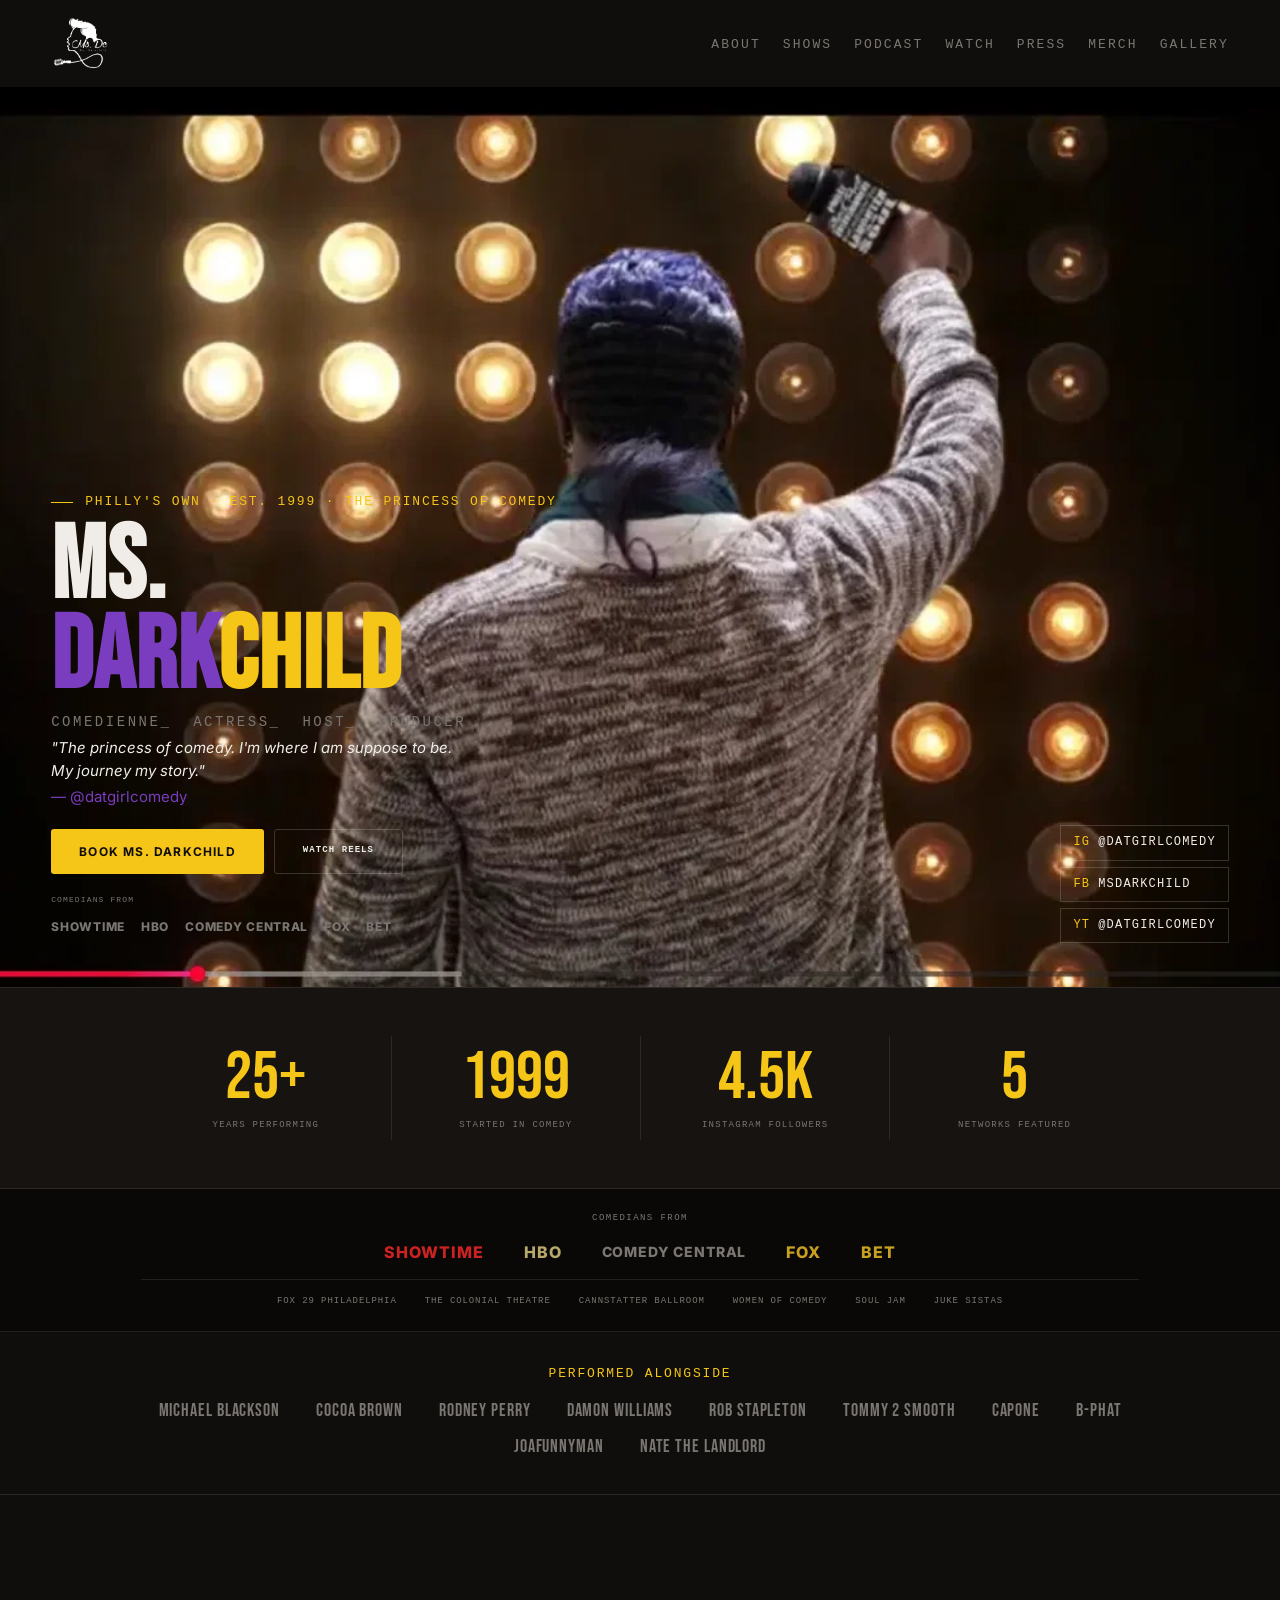
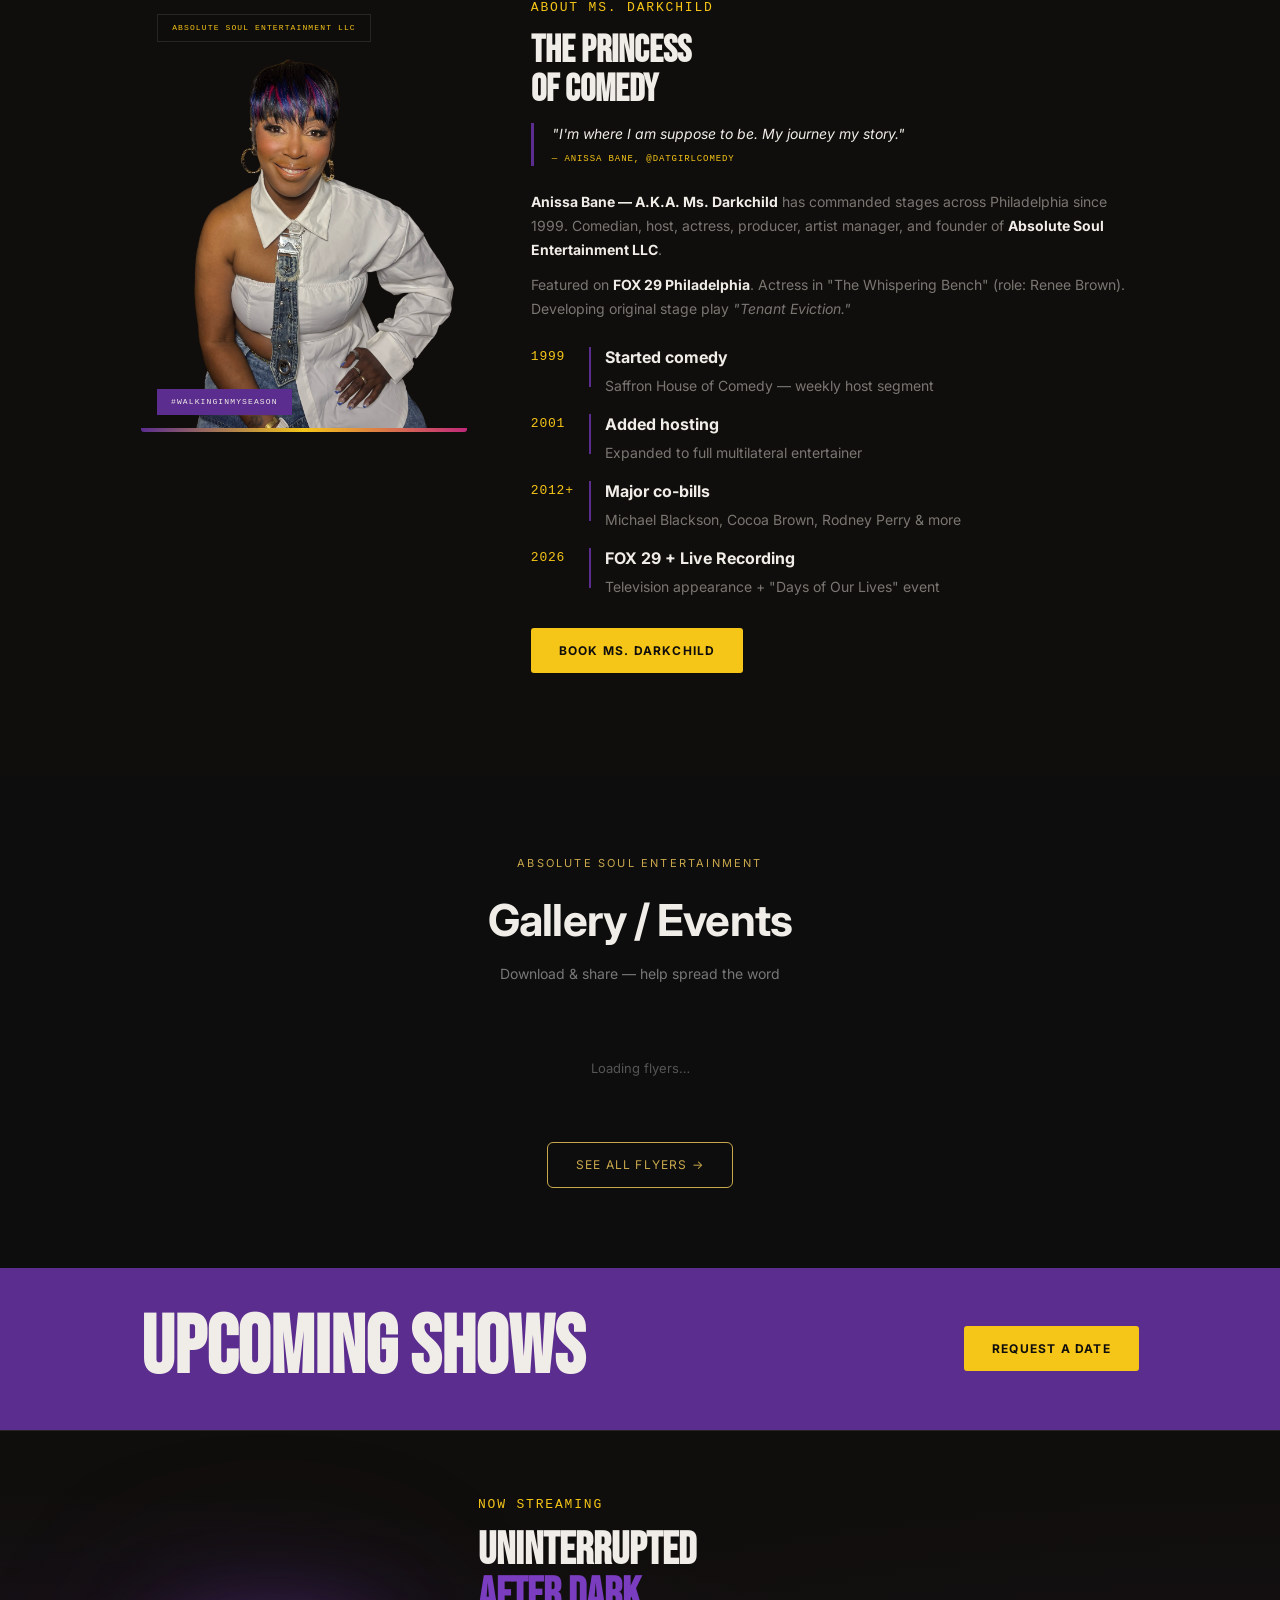
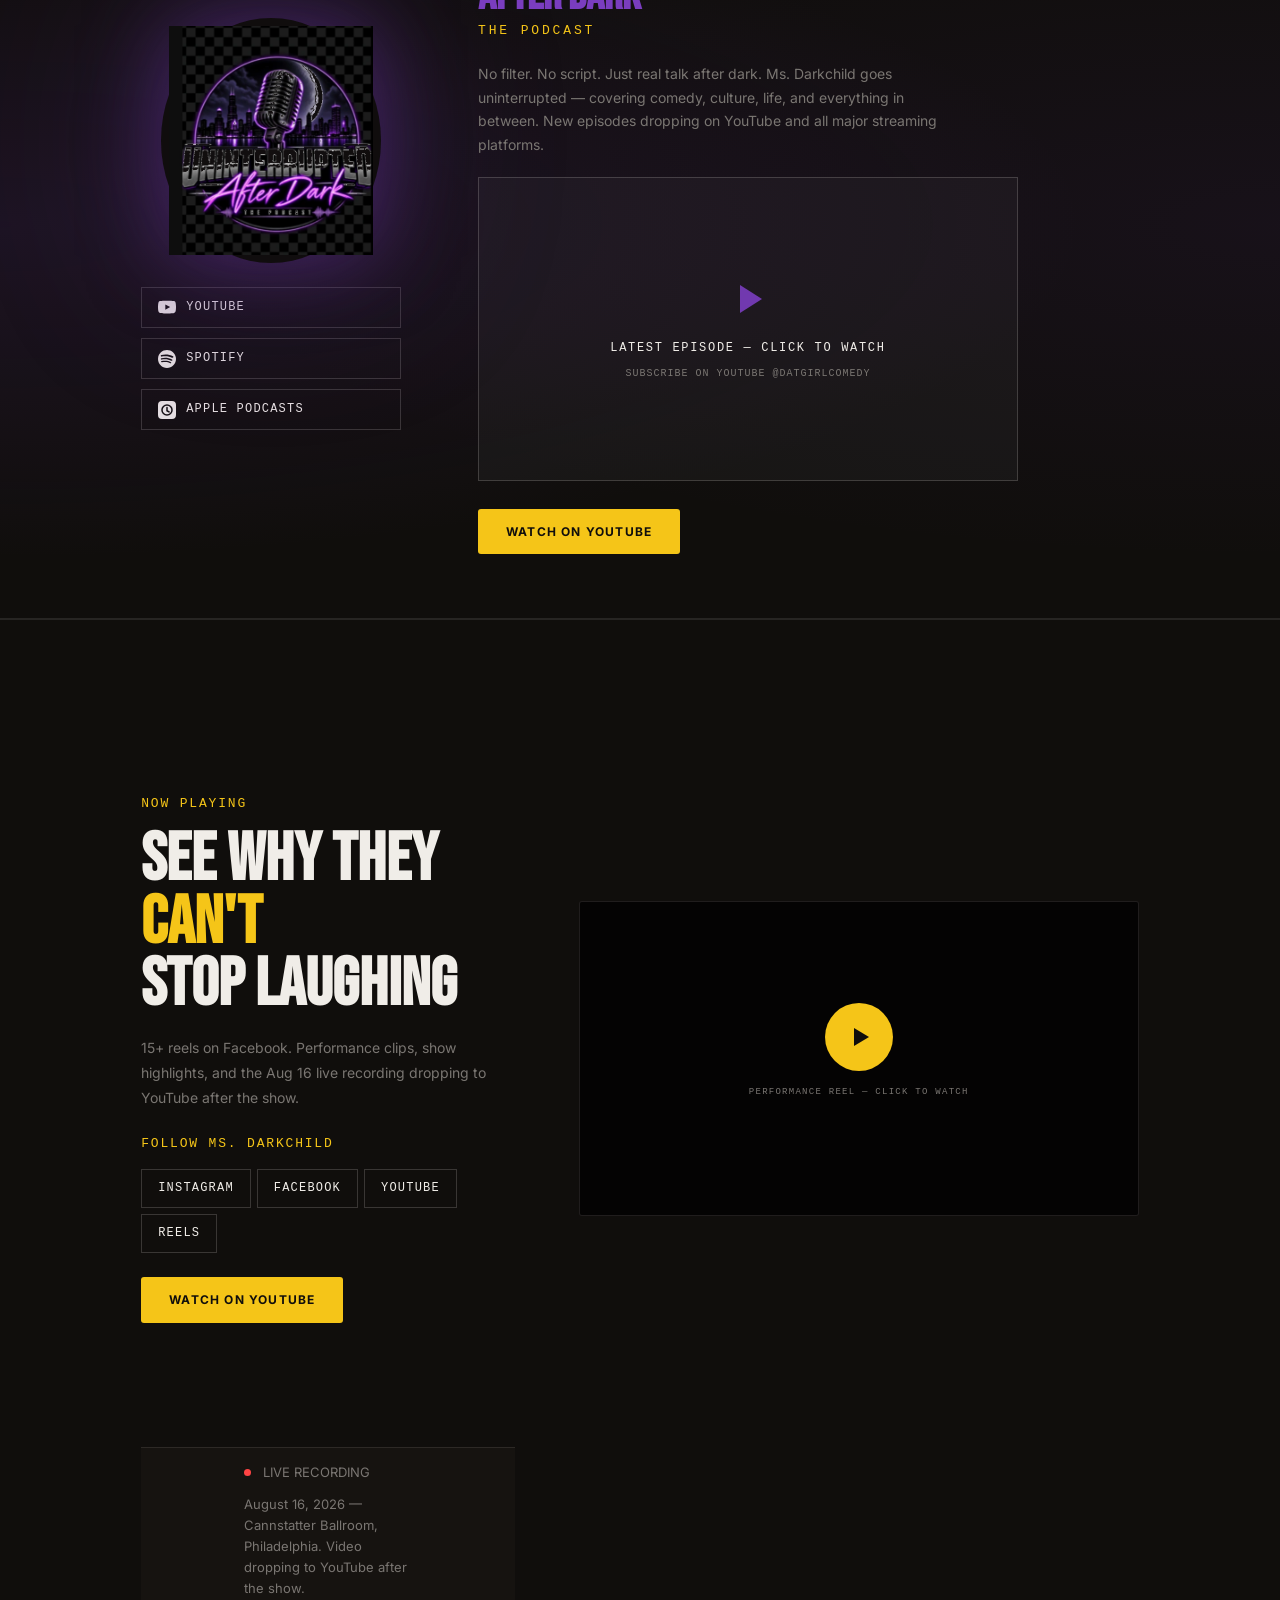
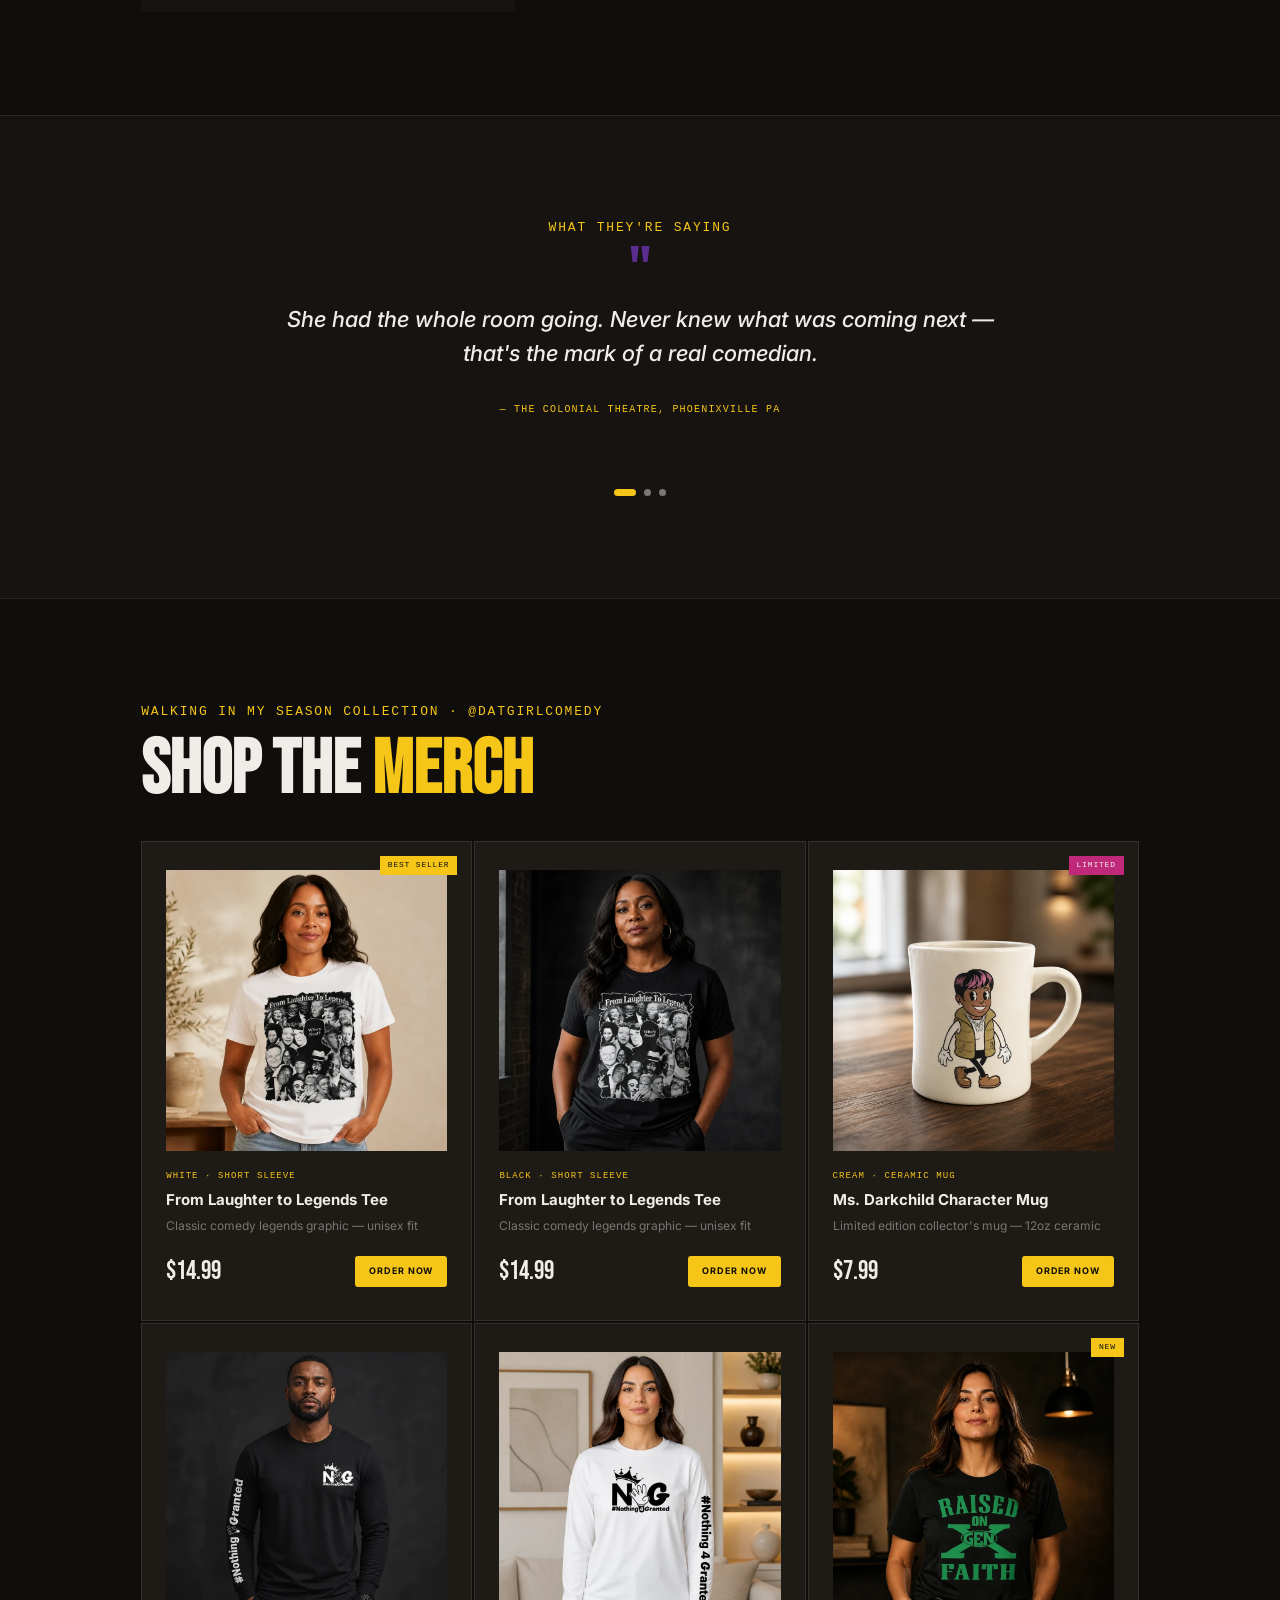
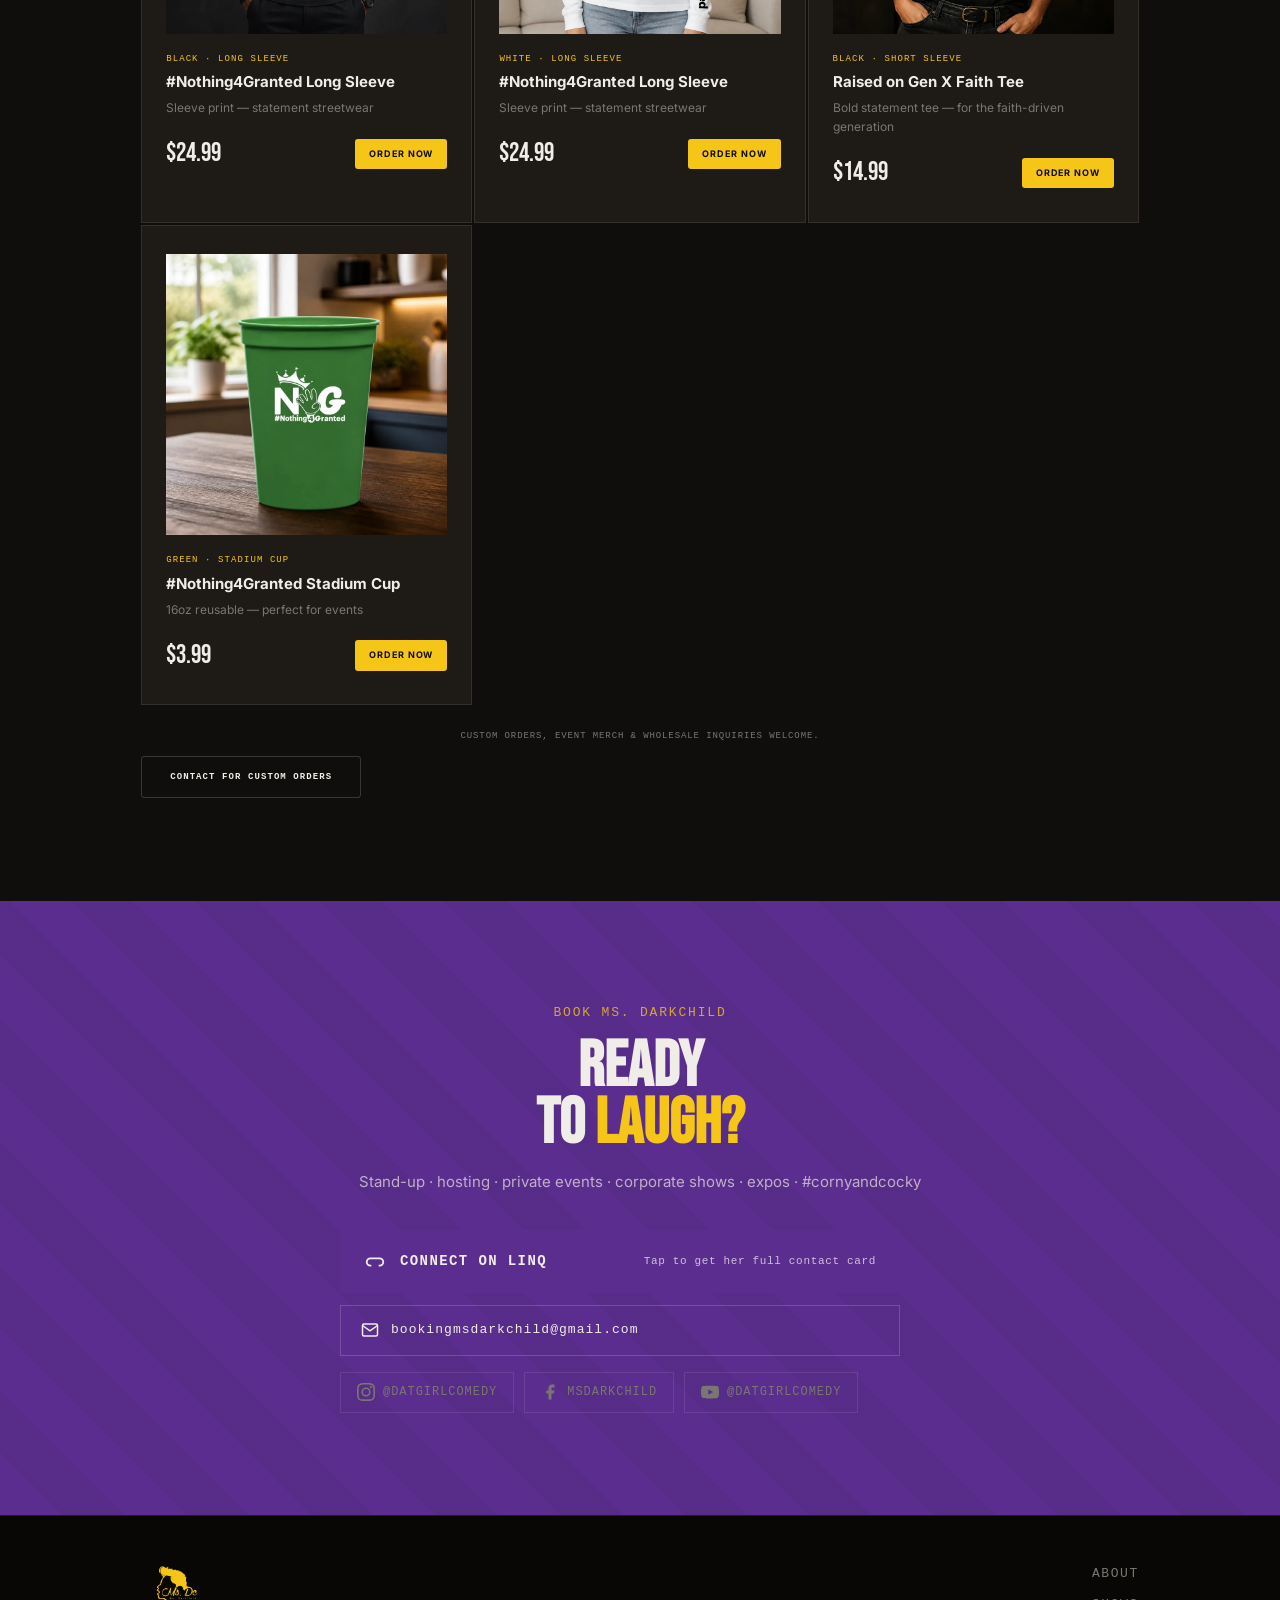
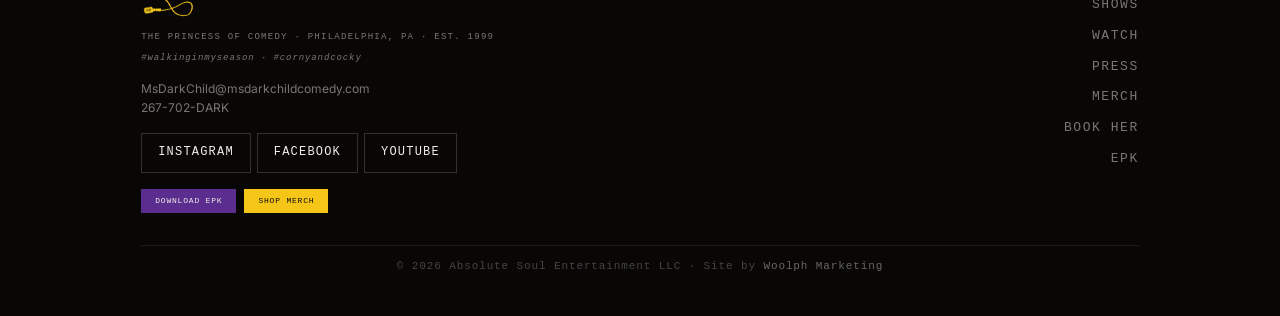
<file: index-hold.html>
<!DOCTYPE html>
<html lang="en">
<head>
  <meta charset="UTF-8">
  <meta name="viewport" content="width=device-width, initial-scale=1.0">

  <!-- SEO -->
  <title>Ms. Darkchild | The Princess of Comedy | Philadelphia Comedian</title>
  <meta name="description" content="Anissa Bane — Ms. Darkchild, Philadelphia's Princess of Comedy. Stand-up, hosting, corporate events & private shows. Performing since 1999. Book her today.">
  <link rel="canonical" href="https://aaron2047.github.io/darkchild-site/">

  <!-- Open Graph -->
  <meta property="og:type"        content="website">
  <meta property="og:url"         content="https://aaron2047.github.io/darkchild-site/">
  <meta property="og:title"       content="Ms. Darkchild | The Princess of Comedy">
  <meta property="og:description" content="Philadelphia's own Ms. Darkchild — comedian, host, actress, and producer. Performing since 1999. Book her for your next event.">
  <meta property="og:image"       content="https://msdarkchildcomedy.com/assets/images/social-card.jpg">


  <!-- Twitter Card -->
  <meta name="twitter:card"        content="summary_large_image">
  <meta name="twitter:site"        content="@Datgirlcomedy">
  <meta name="twitter:title"       content="Ms. Darkchild | The Princess of Comedy">
  <meta name="twitter:description" content="Philadelphia's own Ms. Darkchild — comedian, host, actress &amp; producer. Book her today.">
  <meta name="twitter:image"       content="https://msdarkchildcomedy.com/assets/images/social-card.jpg">

  <!-- Fonts -->
  <link rel="preconnect" href="https://fonts.googleapis.com">
  <link rel="preconnect" href="https://fonts.gstatic.com" crossorigin>
  <link href="https://fonts.googleapis.com/css2?family=Bebas+Neue&family=Inter:wght@400;500;600;700&display=swap" rel="stylesheet">

  <!-- Styles -->
  <link rel="stylesheet" href="assets/css/styles.css">

  <!-- Structured Data — Person schema -->
  <script type="application/ld+json">
  {
    "@context": "https://schema.org",
    "@type": "Person",
    "name": "Ms. Darkchild",
    "alternateName": "Anissa Bane",
    "jobTitle": "Stand-Up Comedian, Host, Actress",
    "description": "Philadelphia comedian, host, actress and producer since 1999. The Princess of Comedy.",
    "url": "https://aaron2047.github.io/darkchild-site/",
    "image": "assets/images/headshot.webp",
    "telephone": "+12677023275",
    "email": "MsDarkChild@msdarkchildcomedy.com",
    "address": {
      "@type": "PostalAddress",
      "addressLocality": "Philadelphia",
      "addressRegion": "PA",
      "addressCountry": "US"
    },
    "sameAs": [
      "https://www.instagram.com/datgirlcomedy/",
      "https://www.facebook.com/Msdarkchild",
      "https://www.youtube.com/@Datgirlcomedy"
    ]
  }
  </script>
</head>

<body>

  <!-- ═══════════════════════════════════════
       NAV
  ═══════════════════════════════════════ -->
  <nav class="nav" id="nav" role="navigation" aria-label="Main navigation">
    <a href="#hero" class="nav__logo"><img src= "assets/images/logo-white.webp" alt="Ms. Darkchild" width="697" height="645" style="height:54px;width:auto;display:block;"></a>

    <ul class="nav__links" role="list">
      <li><a href="#about">About</a></li>
      <li><a href="#shows">Shows</a></li>
      <li><a href="#podcast">Podcast</a></li>
      <li><a href="#watch">Watch</a></li>
      <li><a href="#press">Press</a></li>
      <li><a href="#merch">Merch</a></li>
      <li><a href="pages/flyers.html">Gallery</a></li>
    </ul>
    
    <button class="nav__toggle" id="nav-toggle" aria-label="Open menu" aria-expanded="false">
      <span></span><span></span><span></span>
    </button>
  </nav>

  <!-- Mobile nav drawer -->
  <div class="nav__drawer" id="nav-drawer" aria-hidden="true">
    <ul role="list">
      <li><a href="#about"   onclick="closeNav()">About</a></li>
      <li><a href="#shows"   onclick="closeNav()">Shows</a></li>
      <li><a href="#watch"   onclick="closeNav()">Watch</a></li>
      <li><a href="#press"   onclick="closeNav()">Press</a></li>
      <li><a href="#merch"   onclick="closeNav()">Merch</a></li>
      <li><a href="pages/flyers.html" onclick="closeNav()">Flyers</a></li>
      <li><a href="#booking" onclick="closeNav()" class="btn btn--gold btn--block">Book Her</a></li>
    </ul>
  </div>

  <!-- ═══════════════════════════════════════
       HERO
  ═══════════════════════════════════════ -->
  <section class="hero" id="hero" aria-label="Ms. Darkchild hero">

    <!-- Photo right panel — swap src when hi-res available -->
    <div class="hero__photo">
      <img
        src="assets/images/hero.webp"        alt="Ms. Darkchild — mic raised to a wall of stage lights. Philadelphia comedian, host and actress since 1999."
        width="1327" height="690"
        fetchpriority="high"
      >
    </div>

    <!-- Left gradient overlay -->
    <div class="hero__overlay" aria-hidden="true"></div>

    <!-- Stage light beams -->
    <div class="hero__beams" aria-hidden="true">
      <div class="beam beam--1"></div>
      <div class="beam beam--2"></div>
      <div class="beam beam--3"></div>
    </div>

    <!-- Content -->
    <div class="hero__content">

      <p class="eyebrow eyebrow--mono hero__crown">
        <span class="eyebrow__line" aria-hidden="true"></span>
        PHILLY'S OWN · EST. 1999 · THE PRINCESS OF COMEDY
      </p>

      <h1 class="hero__name">
        <span class="hero__ms">Ms.</span>
        <br>
        <span class="hero__dark">Dark</span><span class="hero__child">child</span>
      </h1>

      <p class="hero__roles">
        COMEDIENNE_&nbsp; ACTRESS_&nbsp; HOST_&nbsp; PRODUCER
      </p>

      <blockquote class="hero__quote">
        "The princess of comedy. I'm where I am suppose to be.
        My journey my story."
        <cite>— @datgirlcomedy</cite>
      </blockquote>

      <div class="hero__actions">
        <a href="#booking" class="btn btn--gold">Book Ms. Darkchild</a>
        
        <a href="#watch"   class="btn btn--outline">Watch Reels</a>
      </div>

      <!-- Network logos -->
      <div class="hero__networks">
        <p class="networks__label">Comedians from</p>
        <div class="networks__logos" aria-label="SHOWTIME, HBO, COMEDY CENTRAL, FOX, BET">
          <span>SHOWTIME</span>
          <span>HBO</span>
          <span>COMEDY CENTRAL</span>
          <span>FOX</span>
          <span>BET</span>
        </div>
      </div>
    </div>

    <!-- Vertical socials -->
    <div class="hero__socials">
      <a href="https://www.instagram.com/datgirlcomedy/" target="_blank" rel="noopener" aria-label="Instagram @datgirlcomedy">
        <span class="social-label">IG</span><span class="social-handle">@datgirlcomedy</span>
      </a>
      <a href="https://www.facebook.com/Msdarkchild" target="_blank" rel="noopener" aria-label="Facebook Msdarkchild">
        <span class="social-label">FB</span><span class="social-handle">Msdarkchild</span>
      </a>
      <a href="https://www.youtube.com/@Datgirlcomedy" target="_blank" rel="noopener" aria-label="YouTube @Datgirlcomedy">
        <span class="social-label">YT</span><span class="social-handle">@Datgirlcomedy</span>
      </a>
    </div>

  </section>

  <!-- ═══════════════════════════════════════
       IMPACT STATS
  ═══════════════════════════════════════ -->
  <section class="impact" aria-label="Career statistics">
    <div class="container">
      <div class="impact__grid">
        <div class="impact__stat">
          <span class="impact__num">25+</span>
          <span class="impact__label">Years Performing</span>
        </div>
        <div class="impact__stat">
          <span class="impact__num">1999</span>
          <span class="impact__label">Started in Comedy</span>
        </div>
        <div class="impact__stat">
          <span class="impact__num">4.5K</span>
          <span class="impact__label">Instagram Followers</span>
        </div>
        <div class="impact__stat">
          <span class="impact__num">5</span>
          <span class="impact__label">Networks Featured</span>
        </div>
      </div>
    </div>
  </section>

  <!-- Network / Press logos bar -->
  <section class="network-bar" aria-label="Featured on">
    <div class="container">
      <p class="network-bar__label">Comedians From</p>
      <div class="network-bar__logos">
        <span class="net-showtime">SHOWTIME</span>
        <span class="net-hbo">HBO</span>
        <span class="net-cc">COMEDY CENTRAL</span>
        <span class="net-fox">FOX</span>
        <span class="net-bet">BET</span>
      </div>
      <div class="press-strip">
        <span>FOX 29 Philadelphia</span>
        <span>The Colonial Theatre</span>
        <span>Cannstatter Ballroom</span>
        <span>Women of Comedy</span>
        <span>Soul Jam</span>
        <span>Juke Sistas</span>
      </div>
    </div>
  </section>

  <!-- Co-bills strip -->
  <section class="cobills" aria-label="Performed alongside">
    <div class="container">
      <p class="eyebrow eyebrow--mono cobills__label">Performed Alongside</p>
      <div class="cobills__names">
        <span>Michael Blackson</span><span>Cocoa Brown</span><span>Rodney Perry</span>
        <span>Damon Williams</span><span>Rob Stapleton</span><span>Tommy 2 Smooth</span>
        <span>Capone</span><span>B-Phat</span><span>JoaFunnyMan</span><span>Nate The Landlord</span>
      </div>
    </div>
  </section>

  <!-- ═══════════════════════════════════════
       ABOUT
  ═══════════════════════════════════════ -->
  <section class="about section" id="about" aria-labelledby="about-heading">
    <div class="container">
      <div class="about__grid">

        <!-- Photo card -->
        <div class="about__photo-wrap">
          <div class="about__photo-card">
            <img
            src="assets/images/headshot.png"             
              alt="Ms. Darkchild headshot — Anissa Bane, Philadelphia comedian"
              width="800" height="1067"
              loading="lazy"
            >
            <div class="about__photo-bar" aria-hidden="true"></div>
          </div>
          <div class="about__badge about__badge--top">Absolute Soul Entertainment LLC</div>
          <div class="about__badge about__badge--bottom">#walkinginmyseason</div>
        </div>

        <!-- Text -->
        <div class="about__text">
          <p class="eyebrow eyebrow--mono">About Ms. Darkchild</p>
          <h2 class="about__heading" id="about-heading">
            The Princess<br>of Comedy
          </h2>

          <blockquote class="about__quote">
            <p>"I'm where I am suppose to be. My journey my story."</p>
            <cite>— Anissa Bane, @datgirlcomedy</cite>
          </blockquote>

          <p class="about__copy">
            <strong>Anissa Bane — A.K.A. Ms. Darkchild</strong> has commanded stages
            across Philadelphia since 1999. Comedian, host, actress, producer, artist manager,
            and founder of <strong>Absolute Soul Entertainment LLC</strong>.
          </p>
          <p class="about__copy">
            Featured on <strong class="accent--pink">FOX 29 Philadelphia</strong>.
            Actress in "The Whispering Bench" (role: Renee Brown).
            Developing original stage play <em>"Tenant Eviction."</em>
          </p>

          <!-- Timeline -->
          <ul class="timeline" aria-label="Career milestones">
            <li class="timeline__item">
              <span class="timeline__year">1999</span>
              <div class="timeline__bar" aria-hidden="true"></div>
              <div class="timeline__text">
                <strong>Started comedy</strong>
                <span>Saffron House of Comedy — weekly host segment</span>
              </div>
            </li>
            <li class="timeline__item">
              <span class="timeline__year">2001</span>
              <div class="timeline__bar" aria-hidden="true"></div>
              <div class="timeline__text">
                <strong>Added hosting</strong>
                <span>Expanded to full multilateral entertainer</span>
              </div>
            </li>
            <li class="timeline__item">
              <span class="timeline__year">2012+</span>
              <div class="timeline__bar" aria-hidden="true"></div>
              <div class="timeline__text">
                <strong>Major co-bills</strong>
                <span>Michael Blackson, Cocoa Brown, Rodney Perry &amp; more</span>
              </div>
            </li>
            <li class="timeline__item">
              <span class="timeline__year">2026</span>
              <div class="timeline__bar" aria-hidden="true"></div>
              <div class="timeline__text">
                <strong>FOX 29 + Live Recording</strong>
                <span>Television appearance + "Days of Our Lives" event</span>
              </div>
            </li>
          </ul>

          <a href="#booking" class="btn btn--gold">Book Ms. Darkchild</a>
        </div>

      </div>
    </div>
  </section>

  <!-- ═══════════════════════════════════════
       SHOWS — Aug 16 featured + full list
  ═══════════════════════════════════════ -->
<!-- FLYERS PREVIEW SECTION v2 -->
  
  <section id="flyers" style="padding: 5rem 1.5rem; background: #0d0d0d; text-align: center;">
 
  <p style="font-size: 11px; letter-spacing: 0.2em; text-transform: uppercase; color: #C9A84C; margin-bottom: 0.75rem;">
    Absolute Soul Entertainment
  </p>
  <h2 style="font-size: clamp(1.75rem, 5vw, 2.75rem); font-weight: 700; letter-spacing: -0.02em; margin-bottom: 0.5rem;">
    Gallery / Events
  </h2>
  <p style="font-size: 14px; color: #777; margin-bottom: 2.5rem;">
    Download &amp; share — help spread the word
  </p>
 
  <div id="home-flyers-grid" style="
    display: grid;
    grid-template-columns: repeat(auto-fill, minmax(180px, 1fr));
    gap: 1rem;
    max-width: 700px;
    margin: 0 auto 2rem;
  ">
    <p style="color: #555; font-size: 13px; grid-column: 1/-1; padding: 2rem 0;">Loading flyers…</p>
  </div>
 
  <a href="pages/flyers.html" style="
    display: inline-block;
    border: 1px solid #C9A84C;
    color: #C9A84C;
    padding: 12px 28px;
    border-radius: 6px;
    font-size: 12px;
    letter-spacing: 0.1em;
    text-transform: uppercase;
    text-decoration: none;
  ">See All Flyers →</a>
 
</section>
 
<script>
(function() {
  var REPO   = 'aaron2047/darkchild-site';
  var BRANCH = 'main';
  var FOLDER = 'assets/flyers';
  var RAW    = 'https://raw.githubusercontent.com/' + REPO + '/' + BRANCH;
 
  fetch('https://api.github.com/repos/' + REPO + '/contents/' + FOLDER)
    .then(function(r) { return r.ok ? r.json() : []; })
    .then(function(files) {
      var images = files
        .filter(function(f) { return /\.(jpg|jpeg|png|webp|gif)$/i.test(f.name); })
        .reverse()
        .slice(0, 3);
 
      var grid = document.getElementById('home-flyers-grid');
 
      if (!images.length) {
        grid.innerHTML = '<p style="color:#555;font-size:13px;grid-column:1/-1;padding:2rem 0;">Flyers coming soon — check back!</p>';
        return;
      }
 
      grid.innerHTML = images.map(function(f) {
        var src = RAW + '/' + f.path;
        return '<a href="pages/flyers.html" style="display:block;border-radius:8px;overflow:hidden;border:1px solid rgba(201,168,76,0.2);transition:transform 0.2s;" onmouseover="this.style.transform=\'translateY(-3px)\'" onmouseout="this.style.transform=\'\'"><img src="' + src + '" alt="Event flyer" style="width:100%;aspect-ratio:3/4;object-fit:cover;display:block;" loading="lazy"></a>';
      }).join('');
    })
    .catch(function() {});
})();
</script>
<!-- END FLYERS PREVIEW SECTION -->
  <section class="shows" id="shows" aria-labelledby="shows-heading">

    <!-- Purple section header -->
    <div class="shows__header">
      <div class="container">
        <div class="shows__header-inner">
          <h2 class="shows__title" id="shows-heading">Upcoming Shows</h2>
          <a href="#booking" class="btn btn--gold">Request a Date</a>
        </div>
      </div>
    </div>

    
  </section>


  <!-- ═══════════════════════════════════════
       PODCAST — Uninterrupted After Dark
  ═══════════════════════════════════════ -->
  <section class="podcast section" id="podcast" aria-labelledby="podcast-heading">
    <div class="podcast__bg-glow" aria-hidden="true"></div>
    <div class="container">
      <div class="podcast__grid">

        <!-- Logo / Art -->
        <div class="podcast__art">
          <div class="podcast__logo-wrap">
            <img
              src="assets/images/podcast-logo.webp"
              alt="Uninterrupted After Dark — The Podcast with Ms. Darkchild"
              width="443" height="599"
              loading="lazy"
            >
          </div>
          <!-- Streaming badges -->
          <div class="podcast__badges">
            <a href="https://www.youtube.com/@Datgirlcomedy" target="_blank" rel="noopener" class="podcast__badge">
              <svg width="18" height="18" viewBox="0 0 24 24" fill="currentColor"><path d="M23.5 6.2a3 3 0 0 0-2.1-2.1C19.5 3.5 12 3.5 12 3.5s-7.5 0-9.4.6A3 3 0 0 0 .5 6.2 31 31 0 0 0 0 12a31 31 0 0 0 .5 5.8 3 3 0 0 0 2.1 2.1c1.9.6 9.4.6 9.4.6s7.5 0 9.4-.6a3 3 0 0 0 2.1-2.1A31 31 0 0 0 24 12a31 31 0 0 0-.5-5.8zM9.75 15.5v-7l6.5 3.5-6.5 3.5z"/></svg>
              YouTube
            </a>
            <a href="#" class="podcast__badge">
              <svg width="18" height="18" viewBox="0 0 24 24" fill="currentColor"><path d="M12 0C5.4 0 0 5.4 0 12s5.4 12 12 12 12-5.4 12-12S18.6 0 12 0zm5.5 17.3c-.2.4-.7.5-1.1.3-3-1.8-6.8-2.2-11.3-1.2-.4.1-.9-.2-1-.6-.1-.4.2-.9.6-1 4.9-1.1 9.1-.6 12.5 1.4.4.2.5.7.3 1.1zm1.5-3.3c-.3.4-.8.6-1.3.3-3.4-2.1-8.6-2.7-12.7-1.5-.5.2-1-.1-1.2-.6-.2-.5.1-1 .6-1.2 4.6-1.4 10.4-.7 14.3 1.7.4.3.6.8.3 1.3zm.1-3.4C15.6 8 8.7 7.7 5.1 8.8c-.6.2-1.2-.2-1.4-.7-.2-.6.2-1.2.7-1.4 4.2-1.3 11.2-1 15.6 1.5.5.3.7 1 .4 1.5-.3.5-1 .7-1.5.4l.1-.1z"/></svg>
              Spotify
            </a>
            <a href="#" class="podcast__badge">
              <svg width="18" height="18" viewBox="0 0 24 24" fill="currentColor"><path d="M5.4 0A5.4 5.4 0 0 0 0 5.4v13.2A5.4 5.4 0 0 0 5.4 24h13.2A5.4 5.4 0 0 0 24 18.6V5.4A5.4 5.4 0 0 0 18.6 0H5.4zm6.6 4.3a7.7 7.7 0 1 1 0 15.4A7.7 7.7 0 0 1 12 4.3zm0 2a5.7 5.7 0 1 0 0 11.4A5.7 5.7 0 0 0 12 6.3zm0 1.4a1 1 0 0 1 1 1v3.7l2.2 1.3a1 1 0 1 1-1 1.7L11.5 14a1 1 0 0 1-.5-.9V8.7a1 1 0 0 1 1-1z"/></svg>
              Apple Podcasts
            </a>
          </div>
        </div>

        <!-- Text + Video -->
        <div class="podcast__content">
          <p class="eyebrow eyebrow--mono">Now Streaming</p>
          <h2 class="podcast__title" id="podcast-heading">
            Uninterrupted<br><span>After Dark</span>
          </h2>
          <p class="podcast__tagline">The Podcast</p>
          <p class="podcast__copy">
            No filter. No script. Just real talk after dark. Ms. Darkchild goes uninterrupted — 
            covering comedy, culture, life, and everything in between. 
            New episodes dropping on YouTube and all major streaming platforms.
          </p>

         <!-- Video embed — auto-loads from assets/data/videos.json -->
          <div class="podcast__video-wrap">
            <div class="podcast__video-placeholder" id="podcast-player" onclick="loadPodcastVideo()">
              <div class="podcast__play-icon" aria-hidden="true">
                <svg width="48" height="48" viewBox="0 0 24 24" fill="currentColor"><path d="M8 5v14l11-7z"/></svg>
              </div>
              <p class="podcast__video-label" id="podcast-video-label">LATEST EPISODE — CLICK TO WATCH</p>
              <p class="podcast__video-sub">Subscribe on YouTube @Datgirlcomedy</p>
            </div>
            <div id="podcast-video-frame" style="display:none; width:100%; height:100%;"></div>
          </div>

          <a href="https://www.youtube.com/@Datgirlcomedy" target="_blank" rel="noopener" class="btn btn--gold">
            Watch on YouTube
          </a>
        </div>

      </div>
    </div>
  </section>
  <section class="watch section" id="watch" aria-labelledby="watch-heading">
    <div class="container">
      <div class="watch__grid">
        <div class="watch__text">
          <p class="eyebrow eyebrow--mono">Now Playing</p>
          <h2 id="watch-heading" class="watch__heading">
            See Why They<br><span class="accent--gold">Can't</span><br>Stop Laughing
          </h2>
          <p class="watch__copy">
            15+ reels on Facebook. Performance clips, show highlights, and the Aug 16
            live recording dropping to YouTube after the show.
          </p>

          <div class="watch__socials">
            <p class="eyebrow eyebrow--mono">Follow Ms. Darkchild</p>
            <div class="watch__social-pills">
              <a href="https://www.instagram.com/datgirlcomedy/" target="_blank" rel="noopener">INSTAGRAM</a>
              <a href="https://www.facebook.com/Msdarkchild"     target="_blank" rel="noopener">FACEBOOK</a>
              <a href="https://www.youtube.com/@Datgirlcomedy"   target="_blank" rel="noopener">YOUTUBE</a>
              <a href="https://www.facebook.com/Msdarkchild/owner_reels" target="_blank" rel="noopener">REELS</a>
            </div>
          </div>

          <a href="https://www.youtube.com/@Datgirlcomedy" class="btn btn--gold" target="_blank" rel="noopener">
            Watch on YouTube
          </a>
        </div>

        <!-- YouTube embed slot — auto-loads from assets/data/videos.json -->
        <div class="watch__embed">
          <div class="watch__embed-placeholder" id="video-placeholder">
            <button class="play-btn" onclick="loadVideo()" aria-label="Load video reel">
              <svg width="24" height="24" viewBox="0 0 24 24" fill="none" aria-hidden="true">
                <polygon points="7,3 22,12 7,21" fill="#100E0C"/>
              </svg>
            </button>
            <p id="reel-video-label">Performance Reel — Click to Watch</p>
            <span id="reel-video-sub">Aug 16 recording dropping soon</span>
          </div>
          <div id="video-frame" style="display:none; width:100%; height:100%;">
            <!-- iframe injected by JS below -->
          </div>
        </div>
    <!-- Live recording alert -->
    <div class="watch__alert">
      <div class="container">
        <span class="live-dot" aria-hidden="true"></span>
        <span class="accent--recording">LIVE RECORDING</span>
        <span>August 16, 2026 — Cannstatter Ballroom, Philadelphia. Video dropping to YouTube after the show.</span>
      </div>
    </div>
  </section>

  <!-- ═══════════════════════════════════════
       PRESS / QUOTES
  ═══════════════════════════════════════ -->
  <section class="press section" id="press" aria-labelledby="press-heading">
    <div class="container">
      <p class="eyebrow eyebrow--mono" id="press-heading" style="text-align:center">What They're Saying</p>

      <div class="quotes" id="quotes" aria-live="polite">
        <blockquote class="quote quote--active" data-idx="0">
          <div class="quote__mark" aria-hidden="true">"</div>
          <p>She had the whole room going. Never knew what was coming next — that's the mark of a real comedian.</p>
          <footer><cite>— The Colonial Theatre, Phoenixville PA</cite></footer>
        </blockquote>
        <blockquote class="quote" data-idx="1">
          <div class="quote__mark" aria-hidden="true">"</div>
          <p>Ms. Darkchild brings a passion and a vision to comedy and hosting — she wants to revolutionize the way people view comedy.</p>
          <footer><cite>— Press Bio</cite></footer>
        </blockquote>
        <blockquote class="quote" data-idx="2">
          <div class="quote__mark" aria-hidden="true">"</div>
          <p>Beware is right. You truly never know what you're going to get — and that's exactly why you keep coming back.</p>
          <footer><cite>— Fan Review, GigSalad</cite></footer>
        </blockquote>
      </div>

      <div class="quote__dots" role="tablist" aria-label="Quote navigation">
        <button class="dot dot--active" data-q="0" aria-label="Quote 1" role="tab"></button>
        <button class="dot"             data-q="1" aria-label="Quote 2" role="tab"></button>
        <button class="dot"             data-q="2" aria-label="Quote 3" role="tab"></button>
      </div>
    </div>
  </section>

  <!-- ═══════════════════════════════════════
       MERCH
  ═══════════════════════════════════════ -->
  <section class="merch section" id="merch" aria-labelledby="merch-heading">
    <div class="container">
      <div class="merch__header">
        <p class="eyebrow eyebrow--mono">Walking in My Season Collection · @datgirlcomedy</p>
        <h2 id="merch-heading" class="merch__title">Shop the <span class="accent--gold">Merch</span></h2>
      </div>

      <div class="merch__grid">

        <!-- 1. From Laughter to Legends — White Tee (Women's) -->
        <article class="merch-card">
          <div class="merch-card__badge merch-card__badge--gold">Best Seller</div>
          <div class="merch-card__img">
            <img src="assets/images/merch-tee-white.webp" alt="From Laughter to Legends White Tee" style="width:100%;height:100%;object-fit:cover;">
          </div>
          <p class="merch-card__color">White · Short Sleeve</p>
          <h3 class="merch-card__name">From Laughter to Legends Tee</h3>
          <p class="merch-card__sub">Classic comedy legends graphic — unisex fit</p>
          <div class="merch-card__footer">
            <span class="merch-card__price">$14.99</span>
            <a class="btn btn--gold btn--xs" href="https://www.paypal.me/msdarkchild?item_name=From+Laughter+To+Legends+White+Tee" target="_blank" rel="noopener">ORDER NOW</a>
          </div>
        </article>

        <!-- 2. From Laughter to Legends — Black Tee (Women's) -->
        <article class="merch-card">
          <div class="merch-card__img">
            <img src="assets/images/merch-tee-black.webp" alt="From Laughter to Legends Black Tee" style="width:100%;height:100%;object-fit:cover;">
          </div>
          <p class="merch-card__color">Black · Short Sleeve</p>
          <h3 class="merch-card__name">From Laughter to Legends Tee</h3>
          <p class="merch-card__sub">Classic comedy legends graphic — unisex fit</p>
          <div class="merch-card__footer">
            <span class="merch-card__price">$14.99</span>
            <a class="btn btn--gold btn--xs" href="https://www.paypal.me/msdarkchild?item_name=From+Laughter+To+Legends+Black+Tee" target="_blank" rel="noopener">ORDER NOW</a>
          </div>
        </article>

        <!-- 3. Ms. Darkchild Character Mug -->
        <article class="merch-card">
          <div class="merch-card__badge merch-card__badge--pink">Limited</div>
          <div class="merch-card__img">
            <img src="assets/images/merch-mug.webp" alt="Ms. Darkchild Character Mug" style="width:100%;height:100%;object-fit:cover;">
          </div>
          <p class="merch-card__color">Cream · Ceramic Mug</p>
          <h3 class="merch-card__name">Ms. Darkchild Character Mug</h3>
          <p class="merch-card__sub">Limited edition collector's mug — 12oz ceramic</p>
          <div class="merch-card__footer">
            <span class="merch-card__price">$7.99</span>
            <a class="btn btn--gold btn--xs" href="https://www.paypal.me/msdarkchild?item_name=Ms+Darkchild+Character+Mug" target="_blank" rel="noopener">ORDER NOW</a>
          </div>
        </article>

        <!-- 4. Nothing 4 Granted — Black Long Sleeve (Men's) -->
        <article class="merch-card">
          <div class="merch-card__img">
            <img src="assets/images/merch-ng-black-ls.webp" alt="Nothing 4 Granted Black Long Sleeve" style="width:100%;height:100%;object-fit:cover;">
          </div>
          <p class="merch-card__color">Black · Long Sleeve</p>
          <h3 class="merch-card__name">#Nothing4Granted Long Sleeve</h3>
          <p class="merch-card__sub">Sleeve print — statement streetwear</p>
          <div class="merch-card__footer">
            <span class="merch-card__price">$24.99</span>
            <a class="btn btn--gold btn--xs" href="https://www.paypal.me/msdarkchild?item_name=Nothing4Granted+Black+Long+Sleeve" target="_blank" rel="noopener">ORDER NOW</a>
          </div>
        </article>

        <!-- 5. Nothing 4 Granted — White Long Sleeve (Women's) -->
        <article class="merch-card">
          <div class="merch-card__img">
            <img src="assets/images/merch-ng-white-ls.webp" alt="Nothing 4 Granted White Long Sleeve" style="width:100%;height:100%;object-fit:cover;">
          </div>
          <p class="merch-card__color">White · Long Sleeve</p>
          <h3 class="merch-card__name">#Nothing4Granted Long Sleeve</h3>
          <p class="merch-card__sub">Sleeve print — statement streetwear</p>
          <div class="merch-card__footer">
            <span class="merch-card__price">$24.99</span>
            <a class="btn btn--gold btn--xs" href="https://www.paypal.me/msdarkchild?item_name=Nothing4Granted+White+Long+Sleeve" target="_blank" rel="noopener">ORDER NOW</a>
          </div>
        </article>

        <!-- 6. Raised on Gen X Faith Tee -->
        <article class="merch-card">
          <div class="merch-card__badge merch-card__badge--gold">New</div>
          <div class="merch-card__img">
            <img src="assets/images/merch-raised-faith.webp" alt="Raised on Gen X Faith Tee" style="width:100%;height:100%;object-fit:cover;">
          </div>
          <p class="merch-card__color">Black · Short Sleeve</p>
          <h3 class="merch-card__name">Raised on Gen X Faith Tee</h3>
          <p class="merch-card__sub">Bold statement tee — for the faith-driven generation</p>
          <div class="merch-card__footer">
            <span class="merch-card__price">$14.99</span>
            <a class="btn btn--gold btn--xs" href="https://www.paypal.me/msdarkchild?item_name=Raised+on+Gen+X+Faith+Tee" target="_blank" rel="noopener">ORDER NOW</a>
          </div>
        </article>

        <!-- 7. Nothing 4 Granted Green Cup -->
        <article class="merch-card">
          <div class="merch-card__img">
            <img src="assets/images/merch-ng-cup.webp" alt="Nothing 4 Granted Green Cup" style="width:100%;height:100%;object-fit:cover;">
          </div>
          <p class="merch-card__color">Green · Stadium Cup</p>
          <h3 class="merch-card__name">#Nothing4Granted Stadium Cup</h3>
          <p class="merch-card__sub">16oz reusable — perfect for events</p>
          <div class="merch-card__footer">
            <span class="merch-card__price">$3.99</span>
            <a class="btn btn--gold btn--xs" href="https://www.paypal.me/msdarkchild?item_name=Nothing4Granted+Stadium+Cup" target="_blank" rel="noopener">ORDER NOW</a>
          </div>
        </article>

      </div>

      <div id="cart-toast" class="cart-toast" role="status" aria-live="polite"></div>

      <p class="merch__footer-note">Custom orders, event merch &amp; wholesale inquiries welcome.</p>
      <a href="#booking" class="btn btn--outline">Contact for Custom Orders</a>
    </div>
  </section>

  <!-- ═══════════════════════════════════════
       BOOKING
  ═══════════════════════════════════════ -->
  <section class="booking" id="booking" aria-labelledby="booking-heading">
    <div class="container">
      <div class="booking__inner">
        <p class="eyebrow eyebrow--mono" style="color:rgba(245,197,24,0.8)">Book Ms. Darkchild</p>
        <h2 id="booking-heading" class="booking__title">
          Ready<br>to <span class="accent--gold">Laugh?</span>
        </h2>
        <p class="booking__sub">
          Stand-up · hosting · private events · corporate shows · expos · #cornyandcocky
        </p>

        <!-- Contact Card -->
        <div class="contact-card">

          <div class="contact-card__links">
            <!-- Linq — primary CTA -->
            <a href="https://linqapp.com/Ms_darkchild?r=link" target="_blank" rel="noopener" class="contact-card__linq">
              <svg width="22" height="22" viewBox="0 0 24 24" fill="currentColor"><path d="M17 7H7a5 5 0 0 0 0 10h1v-2H7A3 3 0 1 1 7 9h10a3 3 0 1 1 0 6h-1v2h1a5 5 0 0 0 0-10z"/></svg>
              Connect on Linq
              <span class="contact-card__linq-sub">Tap to get her full contact card</span>
            </a>

            <!-- Email -->
            <a href="https://mail.google.com/mail/?view=cm&to=bookingmsdarkchild@gmail.com&su=Booking+Inquiry+-+Ms.+Darkchild" target="_blank" rel="noopener" class="contact-card__item">              <svg width="18" height="18" viewBox="0 0 24 24" fill="none" stroke="currentColor" stroke-width="2"><path d="M4 4h16c1.1 0 2 .9 2 2v12c0 1.1-.9 2-2 2H4c-1.1 0-2-.9-2-2V6c0-1.1.9-2 2-2z"/><polyline points="22,6 12,13 2,6"/></svg>
              bookingmsdarkchild@gmail.com
            </a>

            <!-- Social row -->
            <div class="contact-card__socials">
              <a href="https://instagram.com/datgirlcomedy" target="_blank" rel="noopener" class="contact-card__social">
                <svg width="18" height="18" viewBox="0 0 24 24" fill="currentColor"><path d="M12 2.163c3.204 0 3.584.012 4.85.07 3.252.148 4.771 1.691 4.919 4.919.058 1.265.069 1.645.069 4.849 0 3.205-.012 3.584-.069 4.849-.149 3.225-1.664 4.771-4.919 4.919-1.266.058-1.644.07-4.85.07-3.204 0-3.584-.012-4.849-.07-3.26-.149-4.771-1.699-4.919-4.92-.058-1.265-.07-1.644-.07-4.849 0-3.204.013-3.583.07-4.849.149-3.227 1.664-4.771 4.919-4.919 1.266-.057 1.645-.069 4.849-.069zM12 0C8.741 0 8.333.014 7.053.072 2.695.272.273 2.69.073 7.052.014 8.333 0 8.741 0 12c0 3.259.014 3.668.072 4.948.2 4.358 2.618 6.78 6.98 6.98C8.333 23.986 8.741 24 12 24c3.259 0 3.668-.014 4.948-.072 4.354-.2 6.782-2.618 6.979-6.98.059-1.28.073-1.689.073-4.948 0-3.259-.014-3.667-.072-4.947-.196-4.354-2.617-6.78-6.979-6.98C15.668.014 15.259 0 12 0zm0 5.838a6.162 6.162 0 1 0 0 12.324 6.162 6.162 0 0 0 0-12.324zM12 16a4 4 0 1 1 0-8 4 4 0 0 1 0 8zm6.406-11.845a1.44 1.44 0 1 0 0 2.881 1.44 1.44 0 0 0 0-2.881z"/></svg>
                @datgirlcomedy
              </a>
              <a href="https://facebook.com/Msdarkchild" target="_blank" rel="noopener" class="contact-card__social">
                <svg width="18" height="18" viewBox="0 0 24 24" fill="currentColor"><path d="M18 2h-3a5 5 0 0 0-5 5v3H7v4h3v8h4v-8h3l1-4h-4V7a1 1 0 0 1 1-1h3z"/></svg>
                Msdarkchild
              </a>
              <a href="https://youtube.com/@Datgirlcomedy" target="_blank" rel="noopener" class="contact-card__social">
                <svg width="18" height="18" viewBox="0 0 24 24" fill="currentColor"><path d="M23.5 6.2a3 3 0 0 0-2.1-2.1C19.5 3.5 12 3.5 12 3.5s-7.5 0-9.4.6A3 3 0 0 0 .5 6.2 31 31 0 0 0 0 12a31 31 0 0 0 .5 5.8 3 3 0 0 0 2.1 2.1c1.9.6 9.4.6 9.4.6s7.5 0 9.4-.6a3 3 0 0 0 2.1-2.1A31 31 0 0 0 24 12a31 31 0 0 0-.5-5.8zM9.75 15.5v-7l6.5 3.5-6.5 3.5z"/></svg>
                @Datgirlcomedy
              </a>
            </div>
          </div>

        </div>

      </div>
    </div>
  </section>

  <!-- ═══════════════════════════════════════
       FOOTER
  ═══════════════════════════════════════ -->
  <footer class="footer" role="contentinfo">
    <div class="container">
      <div class="footer__grid">
        <div class="footer__brand">
          <img src="assets/images/logo-gold.webp" alt="Ms. Darkchild" width="697" height="645" style="height:54px;width:auto;display:block;margin-bottom:12px;">
          <p class="footer__tagline">THE PRINCESS OF COMEDY · PHILADELPHIA, PA · EST. 1999</p>
          <p class="footer__hashtags">#walkinginmyseason · #cornyandcocky</p>
          <p class="footer__contact">
            <a href="mailto:MsDarkChild@msdarkchildcomedy.com">MsDarkChild@msdarkchildcomedy.com</a><br>
            <a href="tel:2677023275">267-702-DARK</a>
          </p>
          <div class="footer__socials">
            <a href="https://www.instagram.com/datgirlcomedy/" target="_blank" rel="noopener">INSTAGRAM</a>
            <a href="https://www.facebook.com/Msdarkchild"     target="_blank" rel="noopener">FACEBOOK</a>
            <a href="https://www.youtube.com/@Datgirlcomedy"   target="_blank" rel="noopener">YOUTUBE</a>
          </div>
          <div class="footer__pills">
            <a href="assets/MsDarkchild-EPK.pdf" download="MsDarkchild-EPK.pdf" class="pill pill--purple">DOWNLOAD EPK</a>            <a href="#merch"         class="pill pill--gold">SHOP MERCH</a>
          </div>
        </div>

        <nav class="footer__nav" aria-label="Footer navigation">
          <a href="#about">About</a>
          <a href="#shows">Shows</a>
          <a href="#watch">Watch</a>
          <a href="#press">Press</a>
          <a href="#merch">Merch</a>
          <a href="#booking">Book Her</a>
          <a href="pages/epk.html">EPK</a>
        </nav>
         </div>
    <p style="font-family:monospace;font-size:11px;color:#444;text-align:center;padding:12px 0;border-top:1px solid #1a1a1a;margin-top:16px;letter-spacing:0.08em;">© 2026 Absolute Soul Entertainment LLC · Site by <a href="https://woolph.marketing" target="_blank" rel="noopener" style="color:#666;text-decoration:none;">Woolph Marketing</a></p>
     </footer>
  <!-- Scripts -->
  <script src="assets/js/main.js" defer></script>

 <script>
(function() {
  let podcastVideoId = '';
  let reelVideoId = '';

  function ytEmbedUrl(id) {
    return `https://www.youtube.com/embed/${id}?autoplay=1&rel=0&modestbranding=1`;
  }
  function ytThumb(id) {
    return `https://img.youtube.com/vi/${id}/maxresdefault.jpg`;
  }
  function darkenedThumb(id) {
    return `linear-gradient(rgba(0,0,0,0.55), rgba(0,0,0,0.55)), url(${ytThumb(id)}) center / cover`;
  }

  window.loadPodcastVideo = function() {
    if (!podcastVideoId) return; // no video set yet — box just isn't clickable
    const frame = document.getElementById('podcast-video-frame');
    const placeholder = document.getElementById('podcast-player');
    frame.innerHTML = `<iframe width="100%" height="100%" src="${ytEmbedUrl(podcastVideoId)}" title="Latest Podcast Episode" frameborder="0" allow="accelerometer; autoplay; clipboard-write; encrypted-media; gyroscope; picture-in-picture" allowfullscreen style="aspect-ratio:16/9;"></iframe>`;
    frame.style.display = 'block';
    placeholder.style.display = 'none';
  };

  window.loadVideo = function() {
    if (!reelVideoId) return;
    const frame = document.getElementById('video-frame');
    const placeholder = document.getElementById('video-placeholder');
    frame.innerHTML = `<iframe width="100%" height="100%" src="${ytEmbedUrl(reelVideoId)}" title="Performance Reel" frameborder="0" allow="accelerometer; autoplay; clipboard-write; encrypted-media; gyroscope; picture-in-picture" allowfullscreen style="aspect-ratio:16/9;"></iframe>`;
    frame.style.display = 'block';
    placeholder.style.display = 'none';
  };

  fetch('assets/data/videos.json?t=' + Date.now())
    .then(r => r.ok ? r.json() : null)
    .then(cfg => {
      if (!cfg) return;

      if (cfg.podcast && cfg.podcast.videoId) {
        podcastVideoId = cfg.podcast.videoId;
        const el = document.getElementById('podcast-player');
        if (el) {
          el.style.background = darkenedThumb(podcastVideoId);
          el.style.cursor = 'pointer';
        }
      }

      if (cfg.reel && cfg.reel.videoId) {
        reelVideoId = cfg.reel.videoId;
        const el = document.getElementById('video-placeholder');
        if (el) {
          el.style.background = darkenedThumb(reelVideoId);
        }
        const label = document.getElementById('reel-video-label');
        const sub = document.getElementById('reel-video-sub');
        if (label) label.textContent = 'Performance Reel — Click to Watch';
        if (sub) sub.textContent = '';
      }
    })
    .catch(() => {});
})();
</script>

</body>
</html>
</file>
<file: assets/css/styles.css>
/* ============================================================
   MS. DARKCHILD — Design System
   Purple #5B2D8E + Gold #F5C518 + Near-black #100E0C
   Bebas Neue (display) + Inter (body) + Courier New (mono)
   ============================================================ */

/* ── TOKENS ───────────────────────────────────────────────── */
:root {
  --bg:        #100E0C;
  --bg2:       #161310;
  --bg3:       #1E1A16;
  --purple:    #5B2D8E;
  --purple-lt: #7A3DBF;
  --gold:      #F5C518;
  --gold-dk:   #C9A412;
  --pink:      #C0297A;
  --white:     #F0EDE8;
  --muted:     #7A7672;
  --border:    rgba(240,237,232,0.10);
  --border-md: rgba(240,237,232,0.18);

  --font-display: 'Bebas Neue', sans-serif;
  --font-body:    'Inter', sans-serif;
  --font-mono:    'Courier New', monospace;

  --container: 1100px;
  --pad-x:     clamp(20px, 4vw, 56px);
  --section-y: clamp(72px, 8vw, 120px);
  --radius:    3px;
  --transition: 220ms ease;
}

/* ── RESET ────────────────────────────────────────────────── */
*, *::before, *::after { box-sizing: border-box; margin: 0; padding: 0; }
html { scroll-behavior: smooth; }
body { font-family: var(--font-body); background: var(--bg); color: var(--white); line-height: 1.6; overflow-x: hidden; }
img { max-width: 100%; display: block; }
a { color: inherit; text-decoration: none; }
button { cursor: pointer; font-family: inherit; }
input, select, textarea { font-family: inherit; }

.sr-only { position:absolute; width:1px; height:1px; padding:0; margin:-1px; overflow:hidden; clip:rect(0,0,0,0); white-space:nowrap; border:0; }

/* ── LAYOUT ───────────────────────────────────────────────── */
.container { max-width: var(--container); margin: 0 auto; padding: 0 var(--pad-x); }
.section    { padding: var(--section-y) 0; }

/* ── TYPOGRAPHY ───────────────────────────────────────────── */
.eyebrow {
  font-size: 13px; font-weight: 700;
  letter-spacing: 0.22em; text-transform: uppercase;
  color: var(--gold); margin-bottom: 14px;
}
.eyebrow--mono { font-family: var(--font-mono); font-weight: 400; letter-spacing: 0.14em; }

.accent--gold     { color: var(--gold); }
.accent--pink     { color: var(--pink); }
.accent--recording{ color: #ff6666; }

/* ── BUTTONS ──────────────────────────────────────────────── */
.btn {
  display: inline-block;
  font-family: var(--font-body); font-size: 12px;
  font-weight: 700; letter-spacing: 0.1em; text-transform: uppercase;
  padding: 13px 28px; border-radius: var(--radius);
  border: none; transition: background var(--transition), transform var(--transition);
  white-space: nowrap;
}
.btn:hover { transform: translateY(-2px); }

.btn--gold    { color: var(--bg); background: var(--gold); }
.btn--gold:hover { background: var(--gold-dk); }

.btn--outline {
  color: var(--white); background: transparent;
  border: 1px solid var(--border-md); font-family: var(--font-mono);
  font-size: 9px; letter-spacing: 0.12em;
}
.btn--outline:hover { border-color: var(--white); }

.btn--outline-gold {
  color: var(--gold); background: transparent;
  border: 1px solid rgba(245,197,24,0.35);
  font-family: var(--font-mono); font-size: 9px; letter-spacing: 0.12em;
}

.btn--sm    { padding: 9px 18px; font-size: 11px; }
.btn--xs    { padding: 8px 14px; font-size: 9px; }
.btn--block { width: 100%; text-align: center; }

/* ── LIVE DOT ─────────────────────────────────────────────── */
.live-dot {
  display: inline-block; width: 7px; height: 7px;
  border-radius: 50%; background: #ff4444; flex-shrink: 0;
  animation: blink 1.4s ease-in-out infinite;
}
@keyframes blink {
  0%,100% { box-shadow: 0 0 0 0 rgba(255,68,68,.5); }
  50%     { box-shadow: 0 0 0 6px rgba(255,68,68,0); }
}

/* ── LIVE BANNER ──────────────────────────────────────────── */
.live-banner {
  background: linear-gradient(90deg, var(--purple) 0%, #3d1a63 100%);
  border-bottom: 2px solid var(--gold);
  position: relative; z-index: 200;
}
.live-banner__inner {
  display: flex; align-items: center; justify-content: space-between;
  flex-wrap: wrap; gap: 8px;
  padding: 10px var(--pad-x);
  max-width: var(--container); margin: 0 auto;
}
.live-banner__left {
  display: flex; align-items: center; flex-wrap: wrap;
  gap: 8px 14px;
}
.live-label  { font-family: var(--font-mono); font-size: 9px; letter-spacing: 0.18em; text-transform: uppercase; color: var(--gold); }
.live-title  { font-family: var(--font-body); font-size: 13px; font-weight: 600; color: var(--white); }
.live-meta   { font-family: var(--font-mono); font-size: 9px; color: var(--muted); letter-spacing: 0.1em; }
.live-divider{ width: 1px; height: 14px; background: var(--border-md); }
.live-networks { display: flex; gap: 10px; }
.live-networks span { font-family: var(--font-body); font-size: 9px; font-weight: 700; color: var(--muted); letter-spacing: 0.08em; }
.live-banner__right { display: flex; align-items: center; gap: 12px; }
.live-close { background: none; border: none; color: var(--muted); font-size: 20px; line-height: 1; padding: 2px 8px; }

/* ── NAV ──────────────────────────────────────────────────── */
.nav {
  position: sticky; top: 0; z-index: 100;
  display: flex; align-items: center; justify-content: space-between;
  padding: 16px var(--pad-x);
  background: transparent;
  border-bottom: 1px solid transparent;
  transition: background var(--transition), backdrop-filter var(--transition), border-color var(--transition);
}
.nav.scrolled {
  background: rgba(16,14,12,0.96);
  backdrop-filter: blur(16px);
  -webkit-backdrop-filter: blur(16px);
  border-bottom-color: var(--border);
}

.nav__logo {
  font-family: var(--font-display); font-size: 20px;
  letter-spacing: 0.04em; color: var(--white);
}
.nav__logo span { color: var(--gold); }

.nav__links {
  display: flex; align-items: center; gap: 22px;
  list-style: none;
}
.nav__links a {
  font-family: var(--font-mono); font-size: 13px;
  letter-spacing: 0.16em; text-transform: uppercase; color: var(--muted);
  transition: color var(--transition);
  padding-bottom: 2px; border-bottom: 1px solid transparent;
}
.nav__links a:hover { color: var(--white); border-bottom-color: var(--border-md); }

.nav__toggle {
  display: none; flex-direction: column; gap: 5px;
  background: none; border: none; padding: 4px;
}
.nav__toggle span {
  display: block; width: 24px; height: 2px;
  background: var(--white); transition: transform var(--transition);
}

.nav__drawer {
  display: none; position: fixed; inset: 0; z-index: 99;
  background: rgba(16,14,12,0.98); padding: 100px var(--pad-x) 48px;
  flex-direction: column;
}
.nav__drawer ul { list-style: none; display: flex; flex-direction: column; gap: 24px; }
.nav__drawer a {
  font-family: var(--font-display); font-size: 40px;
  letter-spacing: 0.06em; color: var(--white);
}

/* ── HERO ─────────────────────────────────────────────────── */
.hero {
  position: relative; min-height: 100vh;
  display: flex; flex-direction: column; justify-content: flex-end;
  overflow: hidden; background: var(--bg);
}
.hero__photo {
  position: absolute; inset: 0;
  overflow: hidden;
}
.hero__photo img {
  width: 100%; height: 100%;
  object-fit: cover; object-position: center center;
}
.hero__overlay {
  position: absolute; inset: 0;
  background:
    /* Left text panel — strong black for name/copy legibility */
    linear-gradient(to right,
      rgba(10,8,6,0.94) 0%,
      rgba(10,8,6,0.84) 25%,
      rgba(10,8,6,0.52) 46%,
      rgba(10,8,6,0.14) 64%,
      transparent 80%
    ),
    /* Subtle overall scrim — tames hottest parts of spotlight without killing it */
    rgba(10,8,6,0.18),
    /* Bottom fade into site bg */
    linear-gradient(to top, var(--bg) 0%, transparent 22%);
  pointer-events: none;
}
.hero__beams { position: absolute; inset: 0; pointer-events: none; }
.beam {
  position: absolute; bottom: 0; width: 1px;
  background: linear-gradient(to top, rgba(91,45,142,0.12), transparent);
  transform: translateX(-50%);
}
.beam--1 { left: 50%; height: 72%; background: linear-gradient(to top, rgba(245,197,24,0.08), transparent); }
.beam--2 { left: 30%; height: 50%; transform: skewX(-5deg); }
.beam--3 { right: 32%; left: auto; height: 58%; transform: skewX(5deg); }

.hero__content {
  position: relative; z-index: 2;
  padding: 0 var(--pad-x) clamp(32px,4vw,56px);
  max-width: 700px;
}
.hero__crown {
  display: flex; align-items: center; gap: 12px;
  margin-bottom: 10px;
}
.eyebrow__line {
  display: inline-block; width: 22px; height: 1px; background: var(--gold);
}
.hero__name {
  font-family: var(--font-display);
  font-size: clamp(52px, 8vw, 108px);
  line-height: 0.88; letter-spacing: 0.01em;
  margin-bottom: 8px;
}
.hero__ms    { color: var(--white); }
.hero__dark  { color: var(--purple-lt); }
.hero__child { color: var(--gold); }

.hero__roles {
  font-family: var(--font-mono); font-size: 14px;
  letter-spacing: 0.18em; text-transform: uppercase;
  color: var(--muted); margin-bottom: 4px;
}
.hero__quote {
  font-size: 15px; color: var(--white); font-style: italic;
  line-height: 1.5; max-width: 420px; margin-bottom: 20px;
  border: none; padding: 0;
}
.hero__quote cite { display: block; color: var(--purple-lt); font-style: normal; margin-top: 4px; }

.hero__actions { display: flex; gap: 10px; flex-wrap: wrap; margin-bottom: 20px; }

.hero__networks { margin-top: 4px; }
.networks__label {
  font-family: var(--font-mono); font-size: 8px;
  letter-spacing: 0.14em; text-transform: uppercase;
  color: var(--muted); margin-bottom: 10px;
}
.networks__logos {
  display: flex; align-items: center; flex-wrap: wrap; gap: 16px;
}
.networks__logos span {
  font-family: var(--font-body); font-size: 12px; font-weight: 800;
  letter-spacing: 0.06em; color: var(--muted);
}

.hero__socials {
  position: absolute; bottom: clamp(24px,4vw,44px); right: var(--pad-x);
  display: flex; flex-direction: column; gap: 6px; z-index: 2;
}
.hero__socials a {
  font-family: var(--font-mono); font-size: 12px; letter-spacing: 0.1em;
  text-transform: uppercase; color: var(--white);
  border: 1px solid var(--border-md);
  padding: 7px 12px; display: flex; gap: 8px; align-items: center;
  transition: border-color var(--transition), color var(--transition);
}
.hero__socials a:hover { border-color: var(--gold); color: var(--gold); }
.social-label { color: var(--gold); }

/* ── IMPACT ───────────────────────────────────────────────── */
.impact {
  background: var(--bg2);
  padding: 48px 0;
  border-top: 1px solid var(--border);
  border-bottom: 1px solid var(--border);
}
.impact__grid {
  display: grid; grid-template-columns: repeat(4,1fr);
}
.impact__stat {
  text-align: center; padding: 8px 12px;
  border-left: 1px solid var(--border);
}
.impact__stat:first-child { border-left: none; }
.impact__num {
  display: block;
  font-family: var(--font-display); font-size: clamp(40px,5.5vw,68px);
  line-height: 1; color: var(--gold);
}
.impact__label {
  display: block;
  font-family: var(--font-mono); font-size: 9px;
  letter-spacing: 0.14em; text-transform: uppercase;
  color: var(--muted); margin-top: 6px;
}

/* ── NETWORK BAR ──────────────────────────────────────────── */
.network-bar {
  background: #0A0806; padding: 22px 0;
  border-bottom: 1px solid var(--border);
}
.network-bar__label {
  font-family: var(--font-mono); font-size: 9px;
  letter-spacing: 0.16em; text-transform: uppercase;
  color: var(--muted); text-align: center; margin-bottom: 14px;
}
.network-bar__logos {
  display: flex; justify-content: center; flex-wrap: wrap;
  align-items: center; gap: 8px 40px; margin-bottom: 14px;
}
.network-bar__logos span {
  font-family: var(--font-body); font-weight: 800; letter-spacing: 0.06em;
}
.net-showtime { font-size: 16px; color: #cc2222; }
.net-hbo      { font-size: 16px; color: #b8a86e; }
.net-cc       { font-size: 14px; color: var(--muted); }
.net-fox      { font-size: 16px; color: #c8a020; }
.net-bet      { font-size: 16px; color: #c8a020; }

.press-strip {
  display: flex; justify-content: center; flex-wrap: wrap;
  gap: 6px 28px; padding-top: 14px;
  border-top: 1px solid var(--border);
}
.press-strip span {
  font-family: var(--font-mono); font-size: 9px;
  letter-spacing: 0.1em; text-transform: uppercase; color: var(--muted);
}

/* ── COBILLS ──────────────────────────────────────────────── */
.cobills { background: var(--bg); padding: 32px 0; border-bottom: 1px solid var(--border); }
.cobills__label { text-align: center; margin-bottom: 12px; }
.cobills__names {
  display: flex; flex-wrap: wrap; justify-content: center;
  gap: 8px 36px;
}
.cobills__names span {
  font-family: var(--font-display); font-size: clamp(13px,1.6vw,18px);
  letter-spacing: 0.05em; color: var(--muted); text-transform: uppercase;
}

/* ── ABOUT ────────────────────────────────────────────────── */
.about__grid {
  display: grid; grid-template-columns: 0.75fr 1.4fr;
  gap: clamp(32px,5vw,72px); align-items: start;
}
.about__photo-wrap { position: relative; }
.about__photo-card {
  border-radius: 3px; overflow: hidden; position: relative;
  max-height: 520px;
}
.about__photo-card img { width: 100%; height: 100%; object-fit: cover; object-position: top center; display: block; }
.about__photo-bar {
  position: absolute; bottom: 0; left: 0; right: 0; height: 4px;
  background: linear-gradient(90deg, var(--purple), var(--gold), var(--pink));
}
.about__badge {
  position: absolute;
  font-family: var(--font-mono); font-size: 8px;
  letter-spacing: 0.14em; text-transform: uppercase;
  padding: 7px 14px;
  background: rgba(16,14,12,0.9);
  backdrop-filter: blur(8px);
  border: 1px solid var(--border);
}
.about__badge--top    { top: 16px; left: 16px; color: var(--gold); }
.about__badge--bottom { bottom: 16px; left: 16px; background: var(--purple); border: none; color: var(--white); }

.about__heading {
  font-family: var(--font-display);
  font-size: clamp(28px,3vw,42px);
  line-height: 1.0; color: var(--white); margin-bottom: 14px;
}
.about__quote {
  border-left: 3px solid var(--purple); padding-left: 18px; margin-bottom: 24px;
}
.about__quote p { font-size: 14px; color: var(--white); font-style: italic; line-height: 1.6; }
.about__quote cite { display: block; font-family: var(--font-mono); font-size: 9px; color: var(--gold); letter-spacing: 0.1em; text-transform: uppercase; margin-top: 6px; font-style: normal; }
.about__copy { font-size: 14px; color: var(--muted); line-height: 1.7; margin-bottom: 12px; }
.about__copy strong { color: var(--white); }

.timeline { list-style: none; margin: 24px 0 28px; }
.timeline__item { display: flex; gap: 14px; align-items: flex-start; margin-bottom: 14px; }
.timeline__year { font-family: var(--font-mono); font-size: 13px; color: var(--gold); min-width: 44px; padding-top: 2px; letter-spacing: 0.06em; }
.timeline__bar  { width: 2px; height: 40px; background: var(--purple); flex-shrink: 0; margin-top: 2px; }
.timeline__text strong { display: block; font-size: 16px; color: var(--white); margin-bottom: 2px; }
.timeline__text span   { font-size: 14px; color: var(--muted); }

/* ── SHOWS ────────────────────────────────────────────────── */
.shows__header { background: var(--purple); padding: 40px 0; }
.shows__header-inner {
  display: flex; align-items: center; justify-content: space-between;
  flex-wrap: wrap; gap: 16px;
}
.shows__title {
  font-family: var(--font-display); font-size: clamp(48px,7vw,82px);
  line-height: 1; color: var(--white); margin: 0;
}

/* Aug 16 Feature */
.show-feature { background: var(--bg3); border-bottom: 1px solid var(--border); }
.show-feature__inner { padding: clamp(24px,4vw,48px) 0; }
.show-feature__badge {
  display: flex; align-items: center; gap: 10px; margin-bottom: 20px;
}
.show-feature__badge span:last-child {
  font-family: var(--font-mono); font-size: 9px;
  letter-spacing: 0.18em; text-transform: uppercase; color: #ff6666;
}
.show-feature__grid {
  display: grid; grid-template-columns: auto 1fr auto;
  gap: 28px; align-items: start;
}
.show-feature__date { text-align: center; min-width: 80px; }
.show-month {
  display: block; font-family: var(--font-mono); font-size: 9px;
  color: var(--gold); letter-spacing: 0.12em; text-transform: uppercase; margin-bottom: 4px;
}
.show-day   { display: block; font-family: var(--font-display); font-size: 72px; line-height: 0.9; color: var(--white); }
.show-dow   { display: block; font-family: var(--font-mono); font-size: 8px; color: var(--muted); letter-spacing: 0.1em; margin-top: 4px; }
.show-feature__name {
  font-family: var(--font-display); font-size: clamp(28px,4vw,44px);
  line-height: 1; color: var(--white); margin-bottom: 10px;
}
.show-feature__venue { font-size: 13px; color: var(--muted); margin-bottom: 8px; }
.show-feature__times { list-style: none; display: flex; flex-wrap: wrap; gap: 6px 20px; margin-bottom: 12px; }
.show-feature__times li { font-family: var(--font-mono); font-size: 9px; letter-spacing: 0.1em; color: var(--gold); text-transform: uppercase; }
.show-feature__lineup      { font-size: 13px; color: var(--muted); margin-bottom: 14px; }
.show-feature__lineup-label{ color: var(--muted); margin-right: 8px; font-family: var(--font-mono); font-size: 9px; letter-spacing: 0.1em; text-transform: uppercase; }
.show-feature__networks    { display: flex; gap: 12px; flex-wrap: wrap; }
.show-feature__networks span { font-family: var(--font-body); font-size: 11px; font-weight: 800; color: var(--muted); letter-spacing: 0.06em; }
.show-feature__cta { display: flex; flex-direction: column; gap: 10px; align-items: flex-end; }
.show-feature__host { font-family: var(--font-mono); font-size: 8px; color: var(--muted); letter-spacing: 0.08em; text-align: right; }
.show-feature__host strong { display: block; color: var(--white); }

/* Filter bar */
.shows__list-wrap { background: var(--bg2); }
.shows__filters {
  display: flex; align-items: center; gap: 0;
  border-bottom: 1px solid var(--border);
  margin-bottom: 0; padding-top: 0;
}
.filter-btn {
  font-family: var(--font-mono); font-size: 12px; letter-spacing: 0.14em; text-transform: uppercase;
  color: var(--muted); background: none; border: none;
  border-bottom: 2px solid transparent;
  padding: 14px 20px; transition: all var(--transition);
}
.filter-btn--active { color: var(--gold); border-bottom-color: var(--gold); }
.filter-btn:hover   { color: var(--white); }
.shows__count { margin-left: auto; font-family: var(--font-mono); font-size: 9px; color: var(--muted); letter-spacing: 0.1em; }

/* Show rows */
.shows__list { padding-bottom: 0; }
.show-row {
  display: grid; grid-template-columns: 72px 1fr auto;
  align-items: center; gap: 20px; padding: 24px var(--pad-x);
  border-bottom: 1px solid var(--border);
  transition: background var(--transition);
}
.show-row:hover { background: rgba(91,45,142,0.04); }
.show-row[style*="none"] { display: none; }
.show-row__date { text-align: center; }
.show-row__date span { display: block; font-family: var(--font-mono); font-size: 9px; color: var(--gold); letter-spacing: 0.1em; text-transform: uppercase; margin-bottom: 2px; }
.show-row__day { font-family: var(--font-display); font-size: 48px; line-height: 1; color: var(--white); }
.show-row__info h3 { font-size: 16px; font-weight: 700; color: var(--white); margin-bottom: 4px; }
.show-row__info p  { font-size: 13px; color: var(--muted); }
.show-row__city    { font-family: var(--font-mono); font-size: 10px; color: var(--purple-lt); margin-top: 3px; letter-spacing: 0.08em; }
.show-row__actions { display: flex; gap: 8px; }
.shows__footer { padding: 28px var(--pad-x) 64px; }

/* ── WATCH ────────────────────────────────────────────────── */
.watch { background: var(--bg); border-top: 1px solid var(--border); }
.watch__grid {
  display: grid; grid-template-columns: 1fr 1.5fr;
  gap: clamp(28px,5vw,72px); align-items: center;
  padding: 72px 0 0;
}
.watch__heading {
  font-family: var(--font-display); font-size: clamp(44px,5.5vw,68px);
  line-height: 0.92; color: var(--white); margin-bottom: 18px;
}
.watch__copy { font-size: 14px; color: var(--muted); line-height: 1.8; margin-bottom: 24px; }
.watch__socials { margin-bottom: 24px; }
.watch__social-pills { display: flex; flex-wrap: wrap; gap: 6px; margin-top: 10px; }
.watch__social-pills a {
  font-family: var(--font-mono); font-size: 12px; letter-spacing: 0.1em; text-transform: uppercase;
  color: var(--white); border: 1px solid var(--border-md); padding: 9px 16px;
  transition: border-color var(--transition), color var(--transition);
}
.watch__social-pills a:hover { border-color: var(--gold); color: var(--gold); }

.watch__embed {
  aspect-ratio: 16/9; background: #080606; border-radius: 3px;
  border: 1px solid var(--border); position: relative; overflow: hidden;
}
.watch__embed iframe { width: 100%; height: 100%; border: none; }
.watch__embed-placeholder {
  position: absolute; inset: 0;
  display: flex; flex-direction: column;
  align-items: center; justify-content: center; gap: 14px;
  text-align: center;
}
.watch__embed-placeholder p { font-family: var(--font-mono); font-size: 9px; letter-spacing: 0.14em; text-transform: uppercase; color: var(--muted); }
.watch__embed-placeholder span { font-family: var(--font-mono); font-size: 8px; color: rgba(122,118,114,0.5); letter-spacing: 0.08em; }

.play-btn {
  width: 68px; height: 68px; border-radius: 50%;
  background: var(--gold); border: none; display: flex;
  align-items: center; justify-content: center;
  transition: background var(--transition), transform var(--transition);
}
.play-btn:hover { background: var(--gold-dk); transform: scale(1.06); }

.watch__alert {
  background: var(--bg2); border-top: 1px solid var(--border);
  padding: 14px var(--pad-x); margin-top: 60px;
  display: flex; align-items: center; gap: 12px;
}
.watch__alert .container { display: flex; align-items: center; gap: 12px; flex-wrap: wrap; }
.watch__alert span { font-size: 13px; color: var(--muted); }

/* ── PRESS / QUOTES ───────────────────────────────────────── */
.press { background: var(--bg2); border-top: 1px solid var(--border); }
.quotes { max-width: 720px; margin: 0 auto; text-align: center; position: relative; min-height: 200px; }
.quote {
  position: absolute; inset: 0;
  opacity: 0; transition: opacity 350ms ease;
  border: none; padding: 0;
  display: flex; flex-direction: column; align-items: center;
}
.quote--active { opacity: 1; position: relative; }
.quote__mark { font-family: var(--font-display); font-size: 72px; line-height: 0.6; color: var(--purple); margin-bottom: 6px; }
.quote p    { font-size: clamp(16px,2vw,22px); font-weight: 500; font-style: italic; color: var(--white); line-height: 1.55; margin-bottom: 24px; }
.quote footer cite { font-family: var(--font-mono); font-size: 10px; letter-spacing: 0.12em; text-transform: uppercase; color: var(--gold); font-style: normal; }

.quote__dots { display: flex; justify-content: center; gap: 8px; margin-top: 36px; }
.dot {
  width: 7px; height: 7px; border-radius: 4px;
  background: var(--muted); border: none;
  transition: all 250ms ease; padding: 0;
}
.dot--active { width: 22px; background: var(--gold); }

/* ── MERCH ────────────────────────────────────────────────── */
.merch { background: var(--bg); border-top: 1px solid var(--border); }
.merch__header { margin-bottom: 36px; }
.merch__title { font-family: var(--font-display); font-size: clamp(44px,6vw,76px); line-height: 0.9; color: var(--white); }
.merch__grid { display: grid; grid-template-columns: repeat(3,1fr); gap: 2px; margin-bottom: 24px; }

.merch-card {
  background: var(--bg3); border: 1px solid var(--border);
  padding: 28px 24px; position: relative;
}
.merch-card__badge {
  position: absolute; top: 14px; right: 14px;
  font-family: var(--font-mono); font-size: 8px; letter-spacing: 0.1em;
  text-transform: uppercase; padding: 3px 8px;
}
.merch-card__badge--gold { color: var(--bg); background: var(--gold); }
.merch-card__badge--pink { color: var(--white); background: var(--pink); }
.merch-card__img {
  aspect-ratio: 1/1; background: var(--bg2);
  margin-bottom: 18px; display: flex; align-items: center;
  justify-content: center; font-size: 52px; border-radius: 2px;
}
.merch-card__color { font-family: var(--font-mono); font-size: 9px; letter-spacing: 0.12em; text-transform: uppercase; color: var(--gold); margin-bottom: 4px; }
.merch-card__name  { font-size: 15px; font-weight: 700; color: var(--white); margin-bottom: 4px; }
.merch-card__sub   { font-size: 12px; color: var(--muted); margin-bottom: 16px; }
.merch-card__footer { display: flex; align-items: center; justify-content: space-between; }
.merch-card__price  { font-family: var(--font-display); font-size: 26px; color: var(--white); }

.cart-toast {
  position: fixed; top: 80px; right: 20px; z-index: 500;
  background: var(--purple); color: var(--white);
  font-family: var(--font-mono); font-size: 9px; letter-spacing: 0.1em;
  padding: 11px 18px; border-radius: 2px; opacity: 0;
  transition: opacity 250ms;
  pointer-events: none;
}
.cart-toast--show { opacity: 1; }
.merch__footer-note { font-family: var(--font-mono); font-size: 9px; color: var(--muted); letter-spacing: 0.1em; text-transform: uppercase; text-align: center; margin: 24px 0 12px; }

/* ── BOOKING ──────────────────────────────────────────────── */
.booking {
  background: var(--purple);
  padding: var(--section-y) 0; position: relative; overflow: hidden;
}
.booking::before {
  content: '';
  position: absolute; inset: 0;
  background-image: repeating-linear-gradient(45deg, transparent, transparent 44px, rgba(0,0,0,0.04) 44px, rgba(0,0,0,0.04) 88px);
  pointer-events: none;
}
.booking__inner {
  position: relative; z-index: 5;
  max-width: 600px; margin: 0 auto; text-align: center;
  overflow: hidden;
}
 .booking__title {
  font-family: var(--font-display); font-size: clamp(40px,5vw,68px);
  line-height: 0.9; color: var(--white); margin-bottom: 16px;
}
.booking__sub { font-size: 15px; color: rgba(240,237,232,0.68); line-height: 1.7; margin-bottom: 36px; }

.booking__form { text-align: left; margin-bottom: 20px; }
.form__row { display: grid; grid-template-columns: 1fr 1fr; gap: 10px; }
.form__group { margin-bottom: 10px; }
.form__group input,
.form__group select,
.form__group textarea {
  width: 100%; font-family: var(--font-body); font-size: 13px; color: var(--white);
  background: rgba(255,255,255,0.10); border: 1px solid rgba(255,255,255,0.22);
  border-radius: var(--radius); padding: 12px 16px; outline: none;
  transition: border-color var(--transition);
}
.form__group input:focus,
.form__group select:focus,
.form__group textarea:focus { border-color: var(--gold); }
.form__group input::placeholder,
.form__group textarea::placeholder { color: rgba(240,237,232,0.4); }
.form__group select option { background: #1E1A16; color: var(--white); }
.form__group textarea { resize: vertical; min-height: 80px; }

.booking__contact {
  font-family: var(--font-mono); font-size: 9px; letter-spacing: 0.12em; text-transform: uppercase;
  color: rgba(240,237,232,0.4);
}
.booking__contact a { color: rgba(245,197,24,0.7); transition: color var(--transition); }
.booking__contact a:hover { color: var(--gold); }

/* ── FOOTER ───────────────────────────────────────────────── */
.footer {
  background: #090706; border-top: 1px solid var(--border);
  padding: 48px 0 28px;
}
.footer__grid {
  display: grid; grid-template-columns: 1fr auto;
  gap: 32px; margin-bottom: 32px; align-items: start;
}
.footer__logo { font-family: var(--font-display); font-size: 26px; color: var(--white); margin-bottom: 4px; }
.footer__logo span { color: var(--gold); }
.footer__tagline  { font-family: var(--font-mono); font-size: 9px; letter-spacing: 0.14em; text-transform: uppercase; color: var(--muted); margin-bottom: 6px; }
.footer__hashtags { font-family: var(--font-mono); font-size: 9px; letter-spacing: 0.1em; color: var(--muted); margin-bottom: 14px; font-style: italic; }
.footer__contact  { font-size: 12px; color: var(--muted); margin-bottom: 16px; }
.footer__contact a { transition: color var(--transition); }
.footer__contact a:hover { color: var(--gold); }

.footer__socials { display: flex; flex-wrap: wrap; gap: 6px; margin-bottom: 16px; }
.footer__socials a {
  font-family: var(--font-mono); font-size: 12px; letter-spacing: 0.1em; text-transform: uppercase;
  color: var(--white); border: 1px solid var(--border-md); padding: 9px 16px;
  transition: border-color var(--transition), color var(--transition);
}
.footer__socials a:hover { border-color: var(--gold); color: var(--gold); }

.footer__pills { display: flex; gap: 8px; flex-wrap: wrap; }
.pill {
  font-family: var(--font-mono); font-size: 8px; letter-spacing: 0.1em; text-transform: uppercase;
  padding: 6px 14px; transition: opacity var(--transition);
}
.pill:hover { opacity: 0.8; }
.pill--purple { color: var(--white); background: var(--purple); }
.pill--gold   { color: var(--bg); background: var(--gold); }

.footer__nav { display: flex; flex-direction: column; gap: 10px; align-items: flex-end; }
.footer__nav a {
  font-family: var(--font-mono); font-size: 13px; letter-spacing: 0.12em; text-transform: uppercase;
  color: var(--muted); transition: color var(--transition);
}
.footer__nav a:hover { color: var(--white); }

.footer__bottom {
  padding-top: 20px; border-top: 1px solid var(--border);
  display: flex; justify-content: space-between; flex-wrap: wrap; gap: 10px;
}
.footer__bottom p { font-family: var(--font-mono); font-size: 11px; letter-spacing: 0.1em; color: var(--muted); text-transform: uppercase; }

/* ── RESPONSIVE ───────────────────────────────────────────── */
@media (max-width: 900px) {
  .nav__links { display: none; }
  .nav__cta   { display: none; }
  .nav__toggle { display: flex; }

  /* Mobile hero — photo visible at 50% height, content below */
  .hero {
    min-height: 100svh;
    display: grid;
    grid-template-rows: 52vh 1fr;
    justify-content: unset;
    flex-direction: unset;
  }
  .hero__photo {
    position: relative;
    width: 100%;
    height: 52vh;
    opacity: 1;
    grid-row: 1;
  }
  .hero__photo img {
    width: 100%; height: 100%;
    object-fit: cover;
    object-position: center top;
  }
  .hero__overlay {
    background: linear-gradient(to top, var(--bg) 0%, rgba(16,14,12,0.5) 60%, transparent 100%);
    grid-row: 1;
    position: absolute;
    inset: 0;
    height: 52vh;
  }
  .hero__beams { display: none; }
  .hero__content {
    grid-row: 2;
    position: relative;
    padding: 20px var(--pad-x) 32px;
    max-width: 100%;
    z-index: 2;
  }
  .hero__name { font-size: clamp(48px, 14vw, 80px); }
  .hero__quote { max-width: 100%; font-size: 14px; margin-bottom: 16px; }
  .hero__actions { margin-bottom: 16px; }
  .hero__networks { display: none; }

  /* Show socials inline below CTA on mobile */
  .hero__socials {
    display: flex;
    position: relative;
    bottom: auto; right: auto;
    flex-direction: row;
    flex-wrap: wrap;
    gap: 8px;
    margin-top: 12px;
  }
  .hero__socials a {
    font-size: 10px;
    padding: 6px 10px;
    gap: 6px;
  }

  .impact__grid { grid-template-columns: repeat(2,1fr); }

  .about__grid  { grid-template-columns: 1fr; }
  .about__photo-wrap { max-height: 320px; overflow: hidden; }

  .show-feature__grid { grid-template-columns: auto 1fr; }
  .show-feature__cta  { display: none; }

  .watch__grid  { grid-template-columns: 1fr; }
  .watch__embed { margin-top: 32px; }

  .merch__grid  { grid-template-columns: 1fr 1fr; }

  .footer__grid { grid-template-columns: 1fr; }
  .footer__nav  { align-items: flex-start; flex-direction: row; flex-wrap: wrap; gap: 14px; }

  .form__row { grid-template-columns: 1fr; }
}

@media (max-width: 600px) {
  .impact__grid { grid-template-columns: repeat(2,1fr); }
  .merch__grid  { grid-template-columns: 1fr; }
  .show-row { grid-template-columns: 60px 1fr; }
  .show-row__actions { display: none; }
  .live-banner .live-networks,
  .live-banner .live-meta { display: none; }
  .networks__logos span { font-size: 10px; }
}

@media (prefers-reduced-motion: reduce) {
  *, *::before, *::after {
    animation-duration: 0.01ms !important;
    transition-duration: 0.01ms !important;
  }
}

/* ── PODCAST SECTION ─────────────────────────────────────────── */
.podcast {
  position: relative;
  background: var(--bg);
  overflow: hidden;
  padding: clamp(40px, 5vw, 64px) 0;
  border-top: 1px solid var(--border);
  border-bottom: 1px solid var(--border);
}
.podcast__bg-glow {
  position: absolute; inset: 0; pointer-events: none;
  background:
    radial-gradient(ellipse at 0% 50%, rgba(91,45,142,0.18) 0%, transparent 60%),
    radial-gradient(ellipse at 100% 50%, rgba(91,45,142,0.10) 0%, transparent 60%);
}
.podcast__grid {
  display: grid;
  grid-template-columns: 260px 1fr;
  gap: clamp(40px, 6vw, 80px);
  align-items: center;
}
.podcast__art {
  display: flex; flex-direction: column; align-items: center; gap: 24px;
}
.podcast__logo-wrap {
  position: relative;
  width: 100%;
  max-width: 220px;
  filter: drop-shadow(0 0 40px rgba(91,45,142,0.6)) drop-shadow(0 0 80px rgba(91,45,142,0.3));
}
.podcast__logo-wrap img { width: 100%; height: auto; display: block; }
.podcast__badges {
  display: flex; flex-direction: column; gap: 10px; width: 100%; max-width: 300px;
}
.podcast__badge {
  display: flex; align-items: center; gap: 10px;
  font-family: var(--font-mono); font-size: 12px;
  letter-spacing: 0.1em; text-transform: uppercase;
  color: var(--white); border: 1px solid var(--border-md);
  padding: 10px 16px;
  transition: border-color var(--transition), color var(--transition), background var(--transition);
}
.podcast__badge:hover { border-color: var(--purple); color: var(--purple-lt); background: rgba(91,45,142,0.08); }

.podcast__content { position: relative; z-index: 2; }
.podcast__title {
  font-family: var(--font-display);
  font-size: clamp(30px, 3.5vw, 48px);
  line-height: 1.0;
  color: var(--white);
  margin-bottom: 2px;
  text-transform: uppercase;
}
.podcast__title span { color: var(--purple-lt); }
.podcast__tagline {
  font-family: var(--font-mono); font-size: 13px;
  letter-spacing: 0.22em; text-transform: uppercase;
  color: var(--gold); margin-bottom: 20px;
}
.podcast__copy {
  font-size: 14px; color: var(--muted); line-height: 1.7;
  max-width: 480px; margin-bottom: 20px;
}
.podcast__video-wrap { margin-bottom: 28px; }
.podcast__video-placeholder {
  background: rgba(255,255,255,0.03);
  border: 1px solid var(--border-md);
  aspect-ratio: 16/9;
  display: flex; flex-direction: column;
  align-items: center; justify-content: center;
  gap: 8px; cursor: pointer;
  transition: border-color var(--transition), background var(--transition);
  max-width: 540px;
}
.podcast__video-placeholder:hover { border-color: var(--purple); background: rgba(91,45,142,0.06); }
.podcast__play-icon { color: var(--purple-lt); opacity: 0.9; }
.podcast__video-label {
  font-family: var(--font-mono); font-size: 12px;
  letter-spacing: 0.14em; text-transform: uppercase; color: var(--white);
}
.podcast__video-sub {
  font-family: var(--font-mono); font-size: 10px;
  letter-spacing: 0.1em; color: var(--muted); text-transform: uppercase;
}

@media (max-width: 900px) {
  .podcast__grid { grid-template-columns: 1fr; text-align: center; }
  .podcast__art { align-items: center; }
  .podcast__badges { align-items: center; flex-direction: row; flex-wrap: wrap; justify-content: center; max-width: 100%; }
  .podcast__copy { margin: 0 auto 28px; }
  .podcast__video-placeholder { max-width: 100%; }
}

/* ── PODCAST LOGO BG FIX ─────────────────────────────────────── */
.podcast__logo-wrap {
  background: rgba(16,14,12,0.95);
  border-radius: 50%;
  padding: 8px;
}

/* ── CONTACT CARD (replaces booking form) ────────────────────── */
.contact-card {
  max-width: 560px;
  margin-top: 32px;
}
.contact-card__links {
  display: flex; flex-direction: column; gap: 12px;
}
.contact-card__linq {
  display: flex; flex-direction: column; align-items: flex-start;
  gap: 4px; padding: 20px 24px;
  background: var(--purple);
  color: var(--white);
  font-family: var(--font-mono); font-size: 14px;
  letter-spacing: 0.1em; text-transform: uppercase;
  font-weight: 700;
  transition: background var(--transition), transform var(--transition);
  border: none;
  flex-direction: row; align-items: center; gap: 14px;
}
.contact-card__linq:hover { background: var(--purple-lt); transform: translateX(4px); }
.contact-card__linq-sub {
  font-size: 11px; font-weight: 400; color: rgba(255,255,255,0.7);
  letter-spacing: 0.06em; text-transform: none;
  display: block; margin-left: auto;
}
.contact-card__item {
  display: flex; align-items: center; gap: 12px;
  padding: 14px 20px;
  border: 1px solid var(--border-md);
  font-family: var(--font-mono); font-size: 13px;
  letter-spacing: 0.08em; color: var(--white);
  transition: border-color var(--transition), color var(--transition);
}
.contact-card__item:hover { border-color: var(--gold); color: var(--gold); }
.contact-card__socials {
  display: flex; gap: 10px; flex-wrap: wrap; margin-top: 4px;
}
.contact-card__social {
  display: flex; align-items: center; gap: 8px;
  padding: 10px 16px;
  border: 1px solid var(--border);
  font-family: var(--font-mono); font-size: 12px;
  letter-spacing: 0.08em; text-transform: uppercase;
  color: var(--muted);
  transition: border-color var(--transition), color var(--transition);
}
.contact-card__social:hover { border-color: var(--gold); color: var(--gold); }

/* ── CONTACT CARD FIXES ──────────────────────────────────────── */
.contact-card { text-align: left; position: relative; z-index: 2; }
.contact-card__linq { flex-wrap: wrap; }
</file>
